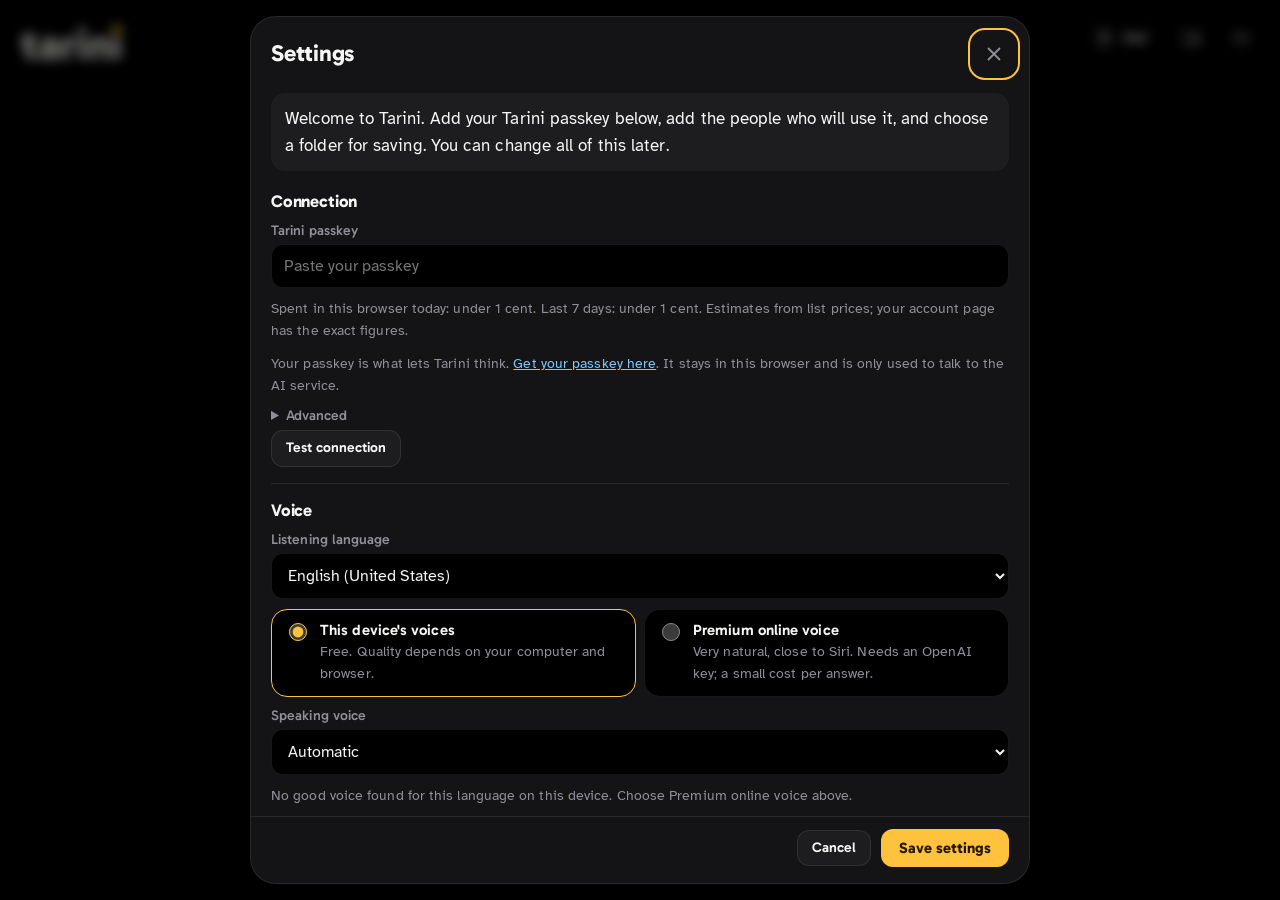
<file: index.html>
<!DOCTYPE html>
<html lang="en" data-theme="dark">
<head>
<meta charset="utf-8">
<meta name="viewport" content="width=device-width, initial-scale=1, viewport-fit=cover">
<meta name="theme-color" content="#000000">
<meta name="description" content="Tarini is a voice helper that looks at your screen or homework and answers out loud.">
<meta name="apple-mobile-web-app-capable" content="yes">
<meta name="mobile-web-app-capable" content="yes">
<title>Tarini</title>
<link rel="icon" type="image/svg+xml" href="[data-uri]">
<link rel="apple-touch-icon" href="[data-uri]">
<link rel="manifest" href="data:application/manifest+json,%7B%22name%22%3A%22Tarini%22%2C%22short_name%22%3A%22Tarini%22%2C%22display%22%3A%22standalone%22%2C%22background_color%22%3A%22%23000000%22%2C%22theme_color%22%3A%22%23000000%22%7D">
<link rel="preconnect" href="https://fonts.googleapis.com">
<link rel="preconnect" href="https://fonts.gstatic.com" crossorigin>
<link id="fontLink" href="https://fonts.googleapis.com/css2?family=Atkinson+Hyperlegible:ital,wght@0,400;0,700;1,400&family=Gabarito:wght@500;600;700;800&display=swap" rel="stylesheet">
<style>
:root{
  --font-d:'Gabarito','Avenir Next','Segoe UI',system-ui,sans-serif;
  --font-b:'Atkinson Hyperlegible',system-ui,-apple-system,'Segoe UI',Roboto,sans-serif;
  --sun:#FFC24B;--sun-ink:#2A1D00;--sky:#6CD2FF;--coral:#FF8F7E;--leaf:#7FE3A8;
}
html[data-theme=dark]{--bg:#000000;--surface:#111113;--surface2:#1C1C1F;--line:#2E2E33;--text:#F5F5F5;--muted:#9C9CA4;--shadow:0 24px 48px -20px rgba(0,0,0,.9);color-scheme:dark}
html[data-theme=light]{--bg:#FFFFFF;--surface:#F6F6F7;--surface2:#EEEEF0;--line:#DCDCE0;--text:#111111;--muted:#5C5C66;--shadow:0 24px 48px -26px rgba(0,0,0,.28);--sky:#1C8FC9;--coral:#D9493A;color-scheme:light}
*{box-sizing:border-box}
html,body{margin:0}
body{font:400 17px/1.55 var(--font-b);background:var(--bg);color:var(--text);min-height:100dvh;display:flex;flex-direction:column;-webkit-font-smoothing:antialiased}
button,input,select,textarea{font:inherit;color:inherit}
button{cursor:pointer}
:focus-visible{outline:3px solid var(--sky);outline-offset:2px}
h1,h2,h3{font-family:var(--font-d);font-weight:600;margin:0;line-height:1.2}
a{color:var(--sky)}
[hidden]{display:none!important}
.icon-btn{width:42px;height:42px;display:grid;place-items:center;border-radius:12px;border:1px solid transparent;background:transparent;color:var(--muted);flex:none}
.icon-btn:hover{background:var(--surface2);color:var(--text)}
.icon-btn[aria-pressed=true]{color:var(--sun)}
svg.i{width:22px;height:22px;fill:none;stroke:currentColor;stroke-width:2;stroke-linecap:round;stroke-linejoin:round}
.sbtn{border:1px solid var(--line);background:var(--surface2);border-radius:12px;padding:9px 14px;font:500 15px/1.2 var(--font-d);display:inline-flex;align-items:center;gap:8px}
.sbtn:hover:not(:disabled){border-color:var(--muted)}
.sbtn[aria-pressed=true]{background:var(--sky);color:#06283A;border-color:transparent}
.sbtn:disabled{opacity:.45;cursor:not-allowed}
.pbtn{border:0;background:var(--sun);color:var(--sun-ink);border-radius:12px;padding:10px 18px;font:600 15px/1.2 var(--font-d)}
.pbtn:disabled{opacity:.6}
.danger{border:1px solid var(--coral);background:transparent;color:var(--coral);border-radius:12px;padding:9px 14px;font:500 15px var(--font-d)}
.tbtn{background:none;border:0;color:var(--muted);font:500 14px var(--font-d);padding:4px 0;text-decoration:underline;text-underline-offset:3px}
.tbtn:hover{color:var(--text)}
.tag{display:inline-block;font:500 13px var(--font-d);color:var(--muted);border:1px solid var(--line);border-radius:999px;padding:2px 9px}

/* header */
.top{position:sticky;top:0;z-index:20;display:flex;align-items:center;gap:8px;padding:calc(10px + env(safe-area-inset-top)) 12px 8px 16px;background:color-mix(in oklab,var(--bg) 90%,transparent);backdrop-filter:blur(12px);-webkit-backdrop-filter:blur(12px)}
.brand{display:flex;align-items:center;gap:9px;margin-right:auto;min-width:0}
.brand h1{font-size:24px;letter-spacing:.2px}
:root{--mark-small:url([data-uri]);--mark:url([data-uri]);--wm-dark:url([data-uri]);--wm-light:url([data-uri])}
.mini-orb{width:24px;height:24px;background:var(--mark-small) center/contain no-repeat;position:relative;display:inline-block;flex:none}
.mini-orb::before,.mini-orb::after{display:none;content:"";position:absolute;top:30%;width:3.5px;height:6px;border-radius:3px;background:var(--sun-ink)}
.mini-orb::before{left:30%}.mini-orb::after{right:30%}
.who-pill{display:inline-flex;align-items:center;gap:8px;border:1px solid var(--line);background:var(--surface);border-radius:999px;padding:6px 12px 6px 8px;font:500 15px var(--font-d);max-width:44vw}
.who-pill .dot{width:22px;height:22px;border-radius:50%;display:grid;place-items:center;background:var(--surface2);font:600 12px var(--font-d);flex:none}
.who-pill .nm{white-space:nowrap;overflow:hidden;text-overflow:ellipsis}
.who-pill.kid{border-color:var(--sun)}
.who-pill.kid .dot{background:var(--sun);color:var(--sun-ink)}
.tools{display:flex;gap:2px}
@media (max-width:520px){.tools .opt{display:none}}

.banner{margin:0 16px 10px;padding:10px 14px;border-radius:14px;background:var(--surface2);border:1px solid var(--line);display:flex;gap:12px;align-items:center;flex-wrap:wrap;font-size:15px}
.banner p{margin:0;flex:1;min-width:180px}

/* modes */
.modes{display:flex;gap:8px;overflow-x:auto;padding:2px 16px 12px;scrollbar-width:none;max-width:1280px;width:100%;margin:0 auto}
.modes::-webkit-scrollbar{display:none}
.mode{flex:none;border:1px solid var(--line);background:var(--surface);border-radius:999px;padding:9px 15px;font:500 15px/1.2 var(--font-d);display:inline-flex;gap:7px;align-items:center}
.mode:hover{border-color:var(--muted)}
.mode[aria-pressed=true]{background:var(--sun);color:var(--sun-ink);border-color:transparent}

/* layout */
.layout{flex:1;display:grid;gap:14px;padding:0 16px 8px;grid-template-columns:minmax(0,1fr);max-width:1280px;width:100%;margin:0 auto}
@media (min-width:980px){.layout{grid-template-columns:minmax(0,1.3fr) minmax(360px,1fr);align-items:start}}
.card{background:var(--surface);border:1px solid var(--line);border-radius:22px;display:flex;flex-direction:column;min-width:0}
.eyes-bar{display:flex;gap:8px;flex-wrap:wrap;align-items:center;padding:12px}
.file-btn{position:relative;overflow:hidden}
.file-btn input{position:absolute;inset:0;opacity:0;cursor:pointer}
.check{display:inline-flex;align-items:center;gap:7px;font:500 14px var(--font-d);color:var(--muted);margin-left:auto;cursor:pointer}
.check input{width:18px;height:18px;accent-color:var(--sun)}
.stage{position:relative;min-height:260px;display:grid;place-items:center;padding:12px;background:var(--surface2);margin:0 12px;border-radius:16px;overflow:hidden}
.stage-empty{text-align:center;max-width:36ch;color:var(--muted);font-size:16px}
.stage-empty strong{display:block;font:600 28px/1.15 var(--font-d);color:var(--text);margin-bottom:8px}
#live{display:block;max-width:100%;max-height:min(58vh,560px);border-radius:10px;background:#000}
.offstage{position:absolute!important;width:2px!important;height:2px!important;opacity:0!important;pointer-events:none;left:0;top:0}
.snap{position:relative;display:inline-block;line-height:0;max-width:100%}
.snap img{display:block;max-width:100%;max-height:min(58vh,560px);border-radius:10px}
.snap.small img{max-height:280px}
.markers{position:absolute;inset:0;pointer-events:none}
.mark{position:absolute;width:0;height:0;animation:pop .5s cubic-bezier(.2,1.5,.4,1) both;animation-delay:var(--d,0ms)}
.mark .ring{position:absolute;left:-24px;top:-24px;width:48px;height:48px;border-radius:50%;border:3px solid var(--sky);box-shadow:0 0 0 5px rgba(108,210,255,.22);animation:ping 1.8s ease-out infinite;animation-delay:var(--d,0ms)}
.mark .num{position:absolute;left:-14px;top:-14px;width:28px;height:28px;border-radius:50%;background:var(--sun);color:var(--sun-ink);font:700 15px/28px var(--font-d);text-align:center;box-shadow:0 4px 12px rgba(0,0,0,.35)}
.mark .lab{position:absolute;left:22px;top:-15px;white-space:nowrap;background:rgba(0,0,0,.86);color:#fff;padding:5px 10px;border-radius:9px;font:500 13px/1.3 var(--font-d)}
.mark .lab.left{left:auto;right:22px}
.mark.still,.mark.still .ring{animation:none}
@keyframes pop{from{transform:scale(0)}to{transform:scale(1)}}
@keyframes ping{0%{transform:scale(.85);opacity:1}100%{transform:scale(1.35);opacity:.35}}
.stage-foot{display:flex;gap:8px;flex-wrap:wrap;align-items:center;padding:10px 12px 12px}
.status{font:500 14px var(--font-d);color:var(--muted);margin-right:auto;display:inline-flex;align-items:center;gap:7px}
.status .led{width:9px;height:9px;border-radius:50%;background:var(--line)}
.status.on .led{background:var(--leaf);box-shadow:0 0 0 4px rgba(127,227,168,.2)}

/* conversation */
.talk{min-height:320px}
@media (min-width:980px){.talk{position:sticky;top:120px;max-height:calc(100dvh - 300px)}}
.feed{padding:16px;overflow-y:auto;flex:1;min-height:0}
.empty{padding:14px 2px}
.empty-title{font:600 30px/1.1 var(--font-d);margin:0 0 8px}
.empty p{margin:0 0 12px;color:var(--muted);max-width:44ch}
.empty p.empty-title{color:var(--text)}
.empty.small .empty-title{font-size:22px}
.chips{display:flex;flex-wrap:wrap;gap:8px}
.chip{border:1px dashed var(--line);background:none;border-radius:999px;padding:8px 13px;font:500 15px/1.2 var(--font-d);text-align:left}
.chip:hover{border-style:solid;border-color:var(--sun)}
.msg{max-width:94%;margin:0 0 14px;overflow-wrap:anywhere}
.msg.me{margin-left:auto;width:fit-content;background:var(--surface2);border:1px solid var(--line);border-radius:18px 18px 6px 18px;padding:10px 14px}
.msg.me img{display:block;max-width:150px;max-height:110px;border-radius:10px;margin-top:8px}
.msg.bot{border-left:3px solid var(--sun);padding:2px 0 2px 14px}
.msg.err{border-left:3px solid var(--coral);padding:4px 0 4px 14px;color:var(--coral)}
.msg .who{display:flex;gap:8px;align-items:center;font:600 14px var(--font-d);color:var(--muted);margin-bottom:4px}
.msg .who .mini-orb{width:18px;height:18px}
.say{margin:0 0 8px;font-size:18px}
.steps{margin:0 0 10px;padding-left:22px}
.steps li{margin:3px 0}
.steps li::marker{font-family:var(--font-d);font-weight:600;color:var(--sun)}
.draft-wrap{margin:0 0 10px}
.draft{white-space:pre-wrap;background:var(--surface2);border:1px solid var(--line);padding:12px;border-radius:12px;font:15px/1.5 var(--font-b);margin:0 0 8px}
.refs{display:flex;flex-wrap:wrap;gap:6px;align-items:center;margin:0 0 8px}
.refs .lbl{font:500 13px var(--font-d);color:var(--muted);margin-right:2px}
.ref{font:500 14px var(--font-d);border:1px solid var(--line);border-radius:999px;padding:4px 11px;text-decoration:none;color:var(--text)}
.ref:hover{border-color:var(--sky)}
.msg-actions{display:flex;gap:12px;align-items:center;flex-wrap:wrap}
.thinking{display:flex;gap:6px;padding:10px 0 10px 14px}
.thinking span{width:9px;height:9px;border-radius:50%;background:var(--sun);animation:bob 1s ease-in-out infinite}
.thinking span:nth-child(2){animation-delay:.15s}.thinking span:nth-child(3){animation-delay:.3s}
@keyframes bob{0%,100%{transform:translateY(0);opacity:.5}50%{transform:translateY(-6px);opacity:1}}
.divider{text-align:center;font:500 13px var(--font-d);color:var(--muted);margin:6px 0 14px;display:flex;gap:10px;align-items:center}
.divider::before,.divider::after{content:"";flex:1;height:1px;background:var(--line)}
.followups{display:flex;flex-wrap:wrap;gap:8px;padding:0 16px 14px}

/* dock */
.dock{position:sticky;bottom:0;z-index:15;background:var(--bg);border-top:1px solid var(--line);box-shadow:0 -14px 28px -18px rgba(0,0,0,.5);padding:14px 16px calc(12px + env(safe-area-inset-bottom))}
.dock-inner{max-width:820px;margin:0 auto;display:grid;grid-template-columns:1fr auto 1fr;grid-template-areas:"hint hint hint" "ask ask ask" "left orb right" "cap cap cap";gap:10px 12px;align-items:center}
@media (min-width:980px){.dock-inner{grid-template-columns:auto 1fr auto auto;grid-template-areas:"hint hint hint hint" "left ask orb right" ". cap cap ."}}
.hint-tools{grid-area:hint;display:flex;gap:8px;align-items:center;flex-wrap:wrap;justify-content:center}
.hint-level{font:500 14px var(--font-d);color:var(--muted)}
.ask-row{grid-area:ask;display:flex;gap:8px}
.ask-row input{flex:1;min-width:0;padding:13px 15px;border-radius:16px;border:1px solid var(--line);background:var(--surface);font:16px var(--font-b);color:var(--text)}
.ask-row input::placeholder{color:var(--muted)}
.dock-left{grid-area:left;justify-self:start;display:flex;gap:6px}
.dock-right{grid-area:right;justify-self:end;display:flex;gap:6px}
.cap{grid-area:cap;text-align:center;font:500 14px var(--font-d);color:var(--muted);min-height:20px;margin:0}

/* orb: the buddy is the talk button */
.orb{grid-area:orb;justify-self:center;position:relative;width:88px;height:88px;border-radius:50%;border:0;padding:0;background:radial-gradient(circle at 34% 28%,#FFE6A6 0,var(--sun) 52%,#E39A12 100%);box-shadow:0 14px 34px -10px rgba(255,194,75,.65),inset 0 -8px 14px rgba(120,70,0,.18);touch-action:none;user-select:none;-webkit-user-select:none;-webkit-touch-callout:none;transition:transform .18s ease}
.orb:active{transform:scale(.95)}
.orb .eye{position:absolute;top:33%;width:11px;height:15px;border-radius:7px;background:#2A1D00;transition:height .2s,transform .3s}
.orb .eye.l{left:31%}.orb .eye.r{right:31%}
.orb .mouth{position:absolute;left:50%;top:62%;width:24px;height:7px;margin-left:-12px;border-radius:0 0 14px 14px;background:#2A1D00;transition:height .15s,width .2s,margin .2s}
.orb::before,.orb::after{content:"";position:absolute;inset:0;border-radius:50%;border:3px solid var(--sky);opacity:0;pointer-events:none}
.orb[data-state=idle] .eye{animation:blink 6s infinite}
.orb[data-state=listening]{transform:scale(1.07)}
.orb[data-state=listening]::before{animation:ripple 1.4s ease-out infinite}
.orb[data-state=listening]::after{animation:ripple 1.4s ease-out .7s infinite}
.orb[data-state=listening] .eye{height:18px}
.orb[data-state=listening] .mouth{height:11px}
.orb[data-state=thinking] .eye{animation:look 1.4s ease-in-out infinite}
.orb[data-state=thinking] .mouth{width:12px;margin-left:-6px;height:4px;border-radius:4px}
.orb[data-state=speaking] .mouth{animation:talk .28s ease-in-out infinite alternate}
@media (max-width:600px){.dock{padding-top:8px}.dock-inner{gap:8px 10px}.hint-tools{flex-wrap:nowrap}.hint-tools .sbtn{padding:7px 11px;font-size:14px}.hint-level{font-size:13px;white-space:nowrap}}
@keyframes blink{0%,94%,100%{transform:scaleY(1)}96%{transform:scaleY(.1)}}
@keyframes look{0%,100%{transform:translate(-3px,-2px)}50%{transform:translate(3px,-2px)}}
@keyframes talk{from{height:4px}to{height:13px}}
@keyframes ripple{0%{opacity:.85;transform:scale(1)}100%{opacity:0;transform:scale(1.75)}}

/* simplified shell */
.top .icon-btn.opt{margin-left:2px}
.menu-wrap,.plus-wrap{position:relative}
.pop{position:absolute;z-index:40;background:var(--surface);border:1px solid var(--line);border-radius:16px;padding:6px;box-shadow:var(--shadow);min-width:220px}
.pop button,.pop label{display:flex;align-items:center;gap:11px;width:100%;border:0;background:none;border-radius:11px;padding:10px 12px;font:500 15px var(--font-d);text-align:left;color:var(--text);cursor:pointer}
.pop button:hover,.pop label:hover,.pop button:focus-visible{background:var(--surface2)}
.pop svg.i{color:var(--muted);flex:none}
.menu{right:0;top:calc(100% + 6px)}
.plus-menu{left:0;bottom:calc(100% + 10px);min-width:280px}
.plus-menu span{display:flex;flex-direction:column;line-height:1.25}
.plus-menu span b{font-weight:600}
.plus-menu span{font:400 13px var(--font-b);color:var(--muted)}
.plus-menu span b{font:600 15px var(--font-d);color:var(--text)}
.file-item input{position:absolute;width:1px;height:1px;opacity:0;pointer-events:none}
.layout{grid-template-columns:minmax(0,1fr)!important;max-width:860px!important}
.stage-card{padding-top:12px}
.stage{min-height:0!important}
.snap img,#live{max-height:min(46vh,440px)!important}
.talk{min-height:0;position:static!important;max-height:none!important;display:flex;flex-direction:column}
.feed{padding:8px 2px 4px!important}
.followups{padding:0 2px 12px!important}
.composer{grid-area:ask;display:flex;align-items:center;gap:8px;background:var(--surface);border:1px solid var(--line);border-radius:999px;padding:6px 6px 6px 8px}
.composer:focus-within{border-color:var(--muted)}
.composer input{flex:1;min-width:0;border:0;background:transparent;font:17px var(--font-b);color:var(--text);padding:10px 4px;outline:none}
.composer input::placeholder{color:var(--muted)}
.plus{width:42px;height:42px;border-radius:50%;border:1px solid var(--line);background:var(--surface2);display:grid;place-items:center;color:var(--text)}
.plus[aria-expanded=true]{background:var(--sun);color:var(--sun-ink);border-color:transparent}
.send{width:42px;height:42px;border-radius:50%;border:0;background:var(--surface2);display:grid;place-items:center;color:var(--muted)}
.send.ready{background:var(--sun);color:var(--sun-ink)}
.composer .orb{flex:none}
.dock-inner{grid-template-columns:1fr!important;grid-template-areas:"hint" "att" "ask" "foot"!important;max-width:860px!important}
.dock-foot{grid-area:foot;display:flex;align-items:center;gap:10px;padding:0 6px}
.dock-foot .cap{flex:1;margin:0}
.icon-btn.small{width:34px;height:34px}
.att-row{grid-area:att;display:flex;flex-wrap:wrap;gap:6px}
.att{display:inline-flex;align-items:center;gap:7px;border:1px solid var(--line);background:var(--surface);border-radius:999px;padding:5px 6px 5px 12px;font:500 13.5px var(--font-d);max-width:100%}
.att span{white-space:nowrap;overflow:hidden;text-overflow:ellipsis;max-width:220px}
.att button{width:24px;height:24px;border-radius:50%;border:0;background:var(--surface2);color:var(--muted);font:600 14px/1 var(--font-d)}
.sources{display:flex;flex-wrap:wrap;gap:6px;align-items:center;margin:0 0 8px}
.sources .lbl{font:500 13px var(--font-d);color:var(--muted)}
.src{font:500 13.5px var(--font-d);border:1px solid var(--line);border-radius:999px;padding:4px 11px;text-decoration:none;color:var(--text);max-width:260px;white-space:nowrap;overflow:hidden;text-overflow:ellipsis}
.src:hover{border-color:var(--sky)}
.msg.me .att-note{display:block;font:500 13px var(--font-d);color:var(--muted);margin-top:6px}
@media (max-width:600px){.plus,.send{width:38px;height:38px}}

/* dialogs */
.dlg{border:1px solid var(--line);background:var(--surface);color:var(--text);border-radius:22px;padding:0;width:min(560px,calc(100vw - 24px));max-height:calc(100dvh - 32px);box-shadow:var(--shadow)}
.dlg.wide{width:min(780px,calc(100vw - 24px))}
.dlg[open]{display:flex;flex-direction:column}
.dlg::backdrop{background:rgba(0,0,0,.62);backdrop-filter:blur(3px)}
.dlg-head{display:flex;align-items:center;gap:10px;padding:16px 14px 8px 20px}
.dlg-head h2{font-size:22px;margin-right:auto}
.dlg-body{padding:4px 20px 14px;overflow:auto}
.dlg-foot{display:flex;gap:10px;justify-content:flex-end;align-items:center;flex-wrap:wrap;padding:12px 20px 16px;border-top:1px solid var(--line)}
.intro{background:var(--surface2);border-radius:14px;padding:12px 14px;margin:6px 0 4px}
.set{padding:16px 0;border-top:1px solid var(--line)}
.set:first-of-type{border-top:0}
.set h3{font-size:18px;margin-bottom:6px}
.fld{display:block;font:500 14px var(--font-d);color:var(--muted);margin:10px 0}
.fld input,.fld select,.person input,.person select,.pin-in{display:block;width:100%;margin-top:5px;padding:11px 12px;border-radius:11px;border:1px solid var(--line);background:var(--surface2);font:16px var(--font-b);color:var(--text)}
.help{font-size:14px;color:var(--muted);margin:4px 0 10px}
.row{display:flex;gap:8px;flex-wrap:wrap;align-items:center}
.grid2{display:grid;gap:0 12px}
@media (min-width:560px){.grid2{grid-template-columns:1fr 1fr}}
details summary{cursor:pointer;font:500 14px var(--font-d);color:var(--muted);margin:6px 0}
.person{display:grid;grid-template-columns:1fr 160px auto;gap:8px;align-items:center;margin:6px 0}
.person input,.person select{margin-top:0}
.ok{color:var(--leaf);font:500 14px var(--font-d)}
.bad{color:var(--coral);font:500 14px var(--font-d)}
.pin-in{font:600 24px var(--font-d);letter-spacing:8px;text-align:center}
.pin-err{color:var(--coral);min-height:22px;font:500 14px var(--font-d);margin:6px 0 0}
.choice{display:flex;align-items:center;gap:12px;width:100%;text-align:left;border:1px solid var(--line);background:var(--surface2);border-radius:14px;padding:12px 14px;margin:0 0 8px;font:500 17px var(--font-d)}
.choice[aria-current=true]{border-color:var(--sun)}
.choice small{display:block;font:400 14px var(--font-b);color:var(--muted)}

/* history */
.day{font-size:16px;color:var(--muted);margin:16px 0 8px}
.day:first-child{margin-top:4px}
.sess{display:flex;gap:14px;width:100%;text-align:left;border:1px solid var(--line);background:var(--surface2);border-radius:14px;padding:11px 14px;margin:0 0 8px;align-items:baseline}
.sess:hover{border-color:var(--muted)}
.sess-time{font:600 15px var(--font-d);color:var(--sun);flex:none}
.sess-main{display:flex;flex-direction:column;min-width:0}
.sess-main strong{font:600 16px var(--font-d)}
.sess-meta{font-size:14px;color:var(--muted)}
.detail-title{font-size:22px;margin:8px 0 2px}
.hist-img{margin:6px 0 12px}

/* report */
.rep-range{font:600 16px var(--font-d);margin:0 auto 0 4px}
.rep-card{border:1px solid var(--line);border-radius:18px;padding:16px;margin:0 0 12px;background:var(--surface2)}
.rep-head{display:flex;gap:10px;align-items:center;margin-bottom:10px}
.rep-head h3{font-size:20px}
.stats{display:grid;grid-template-columns:repeat(2,1fr);gap:8px;margin-bottom:14px}
@media (min-width:560px){.stats{grid-template-columns:repeat(4,1fr)}}
.stat{background:var(--surface);border-radius:12px;padding:10px 12px}
.stat span{display:block;font-size:13px;color:var(--muted)}
.stat strong{font:600 19px var(--font-d)}
.days{display:grid;grid-template-columns:repeat(7,1fr);gap:6px;height:84px;margin-bottom:14px}
.day-col{display:flex;flex-direction:column;justify-content:flex-end;align-items:center;gap:4px;font:500 12px var(--font-d);color:var(--muted)}
.day-bar{width:60%;min-height:3px;border-radius:5px 5px 2px 2px;background:var(--sky)}
.bars{display:flex;flex-direction:column;gap:7px;margin-bottom:10px}
.bar-row{display:grid;grid-template-columns:130px 1fr 80px;gap:10px;align-items:center;font-size:14px}
.bar-track{height:9px;border-radius:5px;background:var(--surface)}
.bar-fill{display:block;height:100%;border-radius:5px;background:var(--sun)}
.bar-val{text-align:right;color:var(--muted)}
.topics{font-size:15px;margin:6px 0 0}
.swatches{display:flex;flex-wrap:wrap;gap:10px}
.engine{display:grid;gap:8px;margin:6px 0 4px}
@media (min-width:560px){.engine{grid-template-columns:1fr 1fr}}
.eng{display:flex;gap:10px;align-items:flex-start;border:1px solid var(--line);background:var(--surface2);border-radius:14px;padding:11px 12px;cursor:pointer;font-size:14px;color:var(--muted)}
.eng b{display:block;font:600 15px var(--font-d);color:var(--text);margin-bottom:2px}
.eng input{width:18px;height:18px;margin-top:2px;accent-color:var(--sun);flex:none}
.eng:has(input:checked){border-color:var(--sun)}
.swatch{display:flex;flex-direction:column;align-items:center;gap:6px;border:2px solid var(--line);background:var(--surface2);border-radius:14px;padding:8px 10px 7px;font:500 13px var(--font-d);min-width:84px}
.swatch[aria-checked=true]{border-color:var(--sun)}
.swatch i{display:block;width:52px;height:30px;border-radius:8px;border:1px solid rgba(255,255,255,.12)}
.mode-desc{color:var(--text)!important}
.mode-desc strong{font-family:var(--font-d);font-weight:600}
.how{margin:4px 0 12px;padding-left:24px}
.how li{margin:0 0 10px}
.how li::marker{font-family:var(--font-d);font-weight:700;color:var(--sun)}

/* toast */
.toast{position:fixed;left:50%;bottom:calc(150px + env(safe-area-inset-bottom));transform:translate(-50%,20px);opacity:0;background:var(--text);color:var(--bg);padding:11px 16px;border-radius:14px;font:500 15px var(--font-d);max-width:min(92vw,520px);text-align:center;transition:opacity .2s,transform .2s;z-index:100;pointer-events:none}
.toast.show{opacity:1;transform:translate(-50%,0)}

/* floating window (Document Picture-in-Picture) */
.pip{display:flex;flex-direction:column;gap:10px;padding:12px;height:100vh;box-sizing:border-box}
.pip-top{display:flex;align-items:center;gap:8px;font:600 15px var(--font-d)}
.pip-top .pm{color:var(--muted);font-weight:500;margin-left:auto;white-space:nowrap;overflow:hidden;text-overflow:ellipsis}
.pip-img{width:100%;max-height:170px;object-fit:contain;border-radius:10px;background:#000;display:block}
.pip-say{margin:0;font-size:16px}
.pip-scroll{flex:1;overflow:auto;min-height:0}
.pip-dock{display:flex;justify-content:space-between;align-items:center;gap:8px}
.pip .orb{width:72px;height:72px}
.pip .cap{font-size:13px}


/* ===================== Tarini v3 design layer ===================== */
html[data-theme=dark]{--bg:#000000;--surface:#141416;--surface2:#1D1D20;--line:rgba(255,255,255,.09);--line2:rgba(255,255,255,.16);--text:#F5F5F3;--muted:#8F8F97;--sun:#FFC23D;--sun-ink:#231800;--sky:#7CC7FF;--glow:rgba(255,194,61,.22);--shadow:0 30px 70px -30px rgba(0,0,0,.9)}
html[data-theme=light]{--bg:#FFFFFF;--surface:#F4F4F3;--surface2:#EAEAE8;--line:rgba(0,0,0,.09);--line2:rgba(0,0,0,.18);--text:#0A0A0B;--muted:#67676F;--sun:#FFB81F;--sun-ink:#231800;--sky:#1C8FC9;--glow:rgba(255,184,31,.28);--shadow:0 30px 70px -34px rgba(0,0,0,.35)}
body{font:400 17px/1.6 var(--font-b);letter-spacing:.005em}
h1,h2,h3{font-family:var(--font-d);font-weight:700;letter-spacing:-.01em}
:focus-visible{outline:2px solid var(--sun);outline-offset:3px}

/* header */
.top{background:transparent;backdrop-filter:none;-webkit-backdrop-filter:none;padding:calc(14px + env(safe-area-inset-top)) 18px 6px 20px}
.brand h1{font-size:21px;font-weight:700;letter-spacing:-.02em}
.mini-orb{width:22px;height:22px}
.who-pill{background:transparent;border:1px solid var(--line);padding:5px 12px 5px 6px;font:600 14px var(--font-d)}
.who-pill:hover{border-color:var(--line2)}
.who-pill .dot{background:var(--surface2);font:700 11px var(--font-d)}
.who-pill.kid{border-color:var(--sun)}
.icon-btn{border-radius:12px;color:var(--muted)}
.icon-btn:hover{background:var(--surface);color:var(--text)}
.pop{background:var(--surface);border:1px solid var(--line);border-radius:18px;box-shadow:var(--shadow);padding:6px}
.pop button,.pop label{font:500 15px var(--font-d);border-radius:12px}
.pop button:hover,.pop label:hover{background:var(--surface2)}

/* the buddy: proportional so it works at any size */
.orb{--s:88px;width:var(--s)!important;height:var(--s)!important;background:radial-gradient(circle at 33% 26%,#FFF0C4 0,#FFD15C 30%,var(--sun) 58%,#E08F00 100%);box-shadow:0 calc(var(--s)*.16) calc(var(--s)*.42) calc(var(--s)*-.16) rgba(255,170,0,.55),inset 0 calc(var(--s)*-.08) calc(var(--s)*.14) rgba(140,80,0,.22),inset 0 calc(var(--s)*.05) calc(var(--s)*.08) rgba(255,255,255,.35)}
.orb .eye{top:34%;width:12.5%;height:17%;border-radius:999px;background:#1F1500}
.orb .eye.l{left:30%}.orb .eye.r{right:30%}
.orb .mouth{top:61%;left:50%;width:26%;height:8%;margin-left:-13%;border-radius:0 0 999px 999px;background:#1F1500}
.orb[data-state=listening] .eye{height:20%}
.orb[data-state=listening] .mouth{height:12%}
.orb[data-state=thinking] .mouth{width:12%;margin-left:-6%;height:5%;border-radius:999px}
.orb::before,.orb::after{border:2px solid var(--sky)}
@keyframes talk{from{height:4%}to{height:14%}}
.composer .orb{--s:48px}

/* hero (empty state) */
.layout{max-width:760px!important;padding:0 20px 8px}
.empty.hero{display:flex;flex-direction:column;align-items:center;text-align:center;padding:min(9vh,80px) 0 18px}
.hero-orb-wrap{position:relative;display:grid;place-items:center;margin-bottom:26px}
.hero-orb-wrap::before{content:"";position:absolute;width:260px;height:260px;border-radius:50%;background:radial-gradient(circle,var(--glow) 0,transparent 62%);pointer-events:none}
.hero .orb{--s:128px;position:relative}
.hero h2.greet{font:700 clamp(30px,5vw,42px)/1.08 var(--font-d);letter-spacing:-.025em;margin:0 0 10px;color:var(--text)}
.hero p.sub{font-size:17px;color:var(--muted);max-width:40ch;margin:0 auto 26px}
.starters{display:flex;flex-wrap:wrap;justify-content:center;gap:10px;max-width:620px}
.starter{display:flex;align-items:center;gap:10px;border:1px solid var(--line);background:var(--surface);border-radius:16px;padding:12px 16px 12px 13px;font:600 15px/1.2 var(--font-d);color:var(--text);text-align:left;cursor:pointer;transition:border-color .15s,transform .15s}
.starter:hover{border-color:var(--line2);transform:translateY(-1px)}
.starter .ic{width:30px;height:30px;border-radius:10px;background:var(--surface2);display:grid;place-items:center;color:var(--sun);flex:none}
.starter .ic svg{width:17px;height:17px;fill:none;stroke:currentColor;stroke-width:2;stroke-linecap:round;stroke-linejoin:round}
body.is-empty .composer .orb{display:none}
body.is-empty .dock-foot .cap{visibility:hidden}

/* conversation */
.feed{padding:18px 0 6px!important}
.msg{max-width:100%;margin:0 0 26px}
.msg.me{max-width:80%;background:var(--surface);border:0;border-radius:22px 22px 6px 22px;padding:11px 16px;font-size:16.5px;color:var(--text)}
.msg.me img{max-width:180px;max-height:130px;border-radius:12px;margin-top:10px}
.msg.bot{border:0;padding:0}
.msg .who{gap:9px;font:700 14px var(--font-d);color:var(--text);margin-bottom:8px}
.msg .who .mini-orb{width:20px;height:20px}
.say{font-size:19px;line-height:1.62;margin:0 0 14px;color:var(--text)}
.steps{list-style:none;counter-reset:st;padding:0;margin:0 0 16px;position:relative}
.steps li{counter-increment:st;position:relative;padding:2px 0 14px 42px;margin:0}
.steps li::before{content:counter(st);position:absolute;left:0;top:0;width:28px;height:28px;border-radius:50%;background:var(--sun);color:var(--sun-ink);font:700 14px/28px var(--font-d);text-align:center}
.steps li::after{content:"";position:absolute;left:13.5px;top:30px;bottom:2px;width:1px;background:var(--line2)}
.steps li:last-child::after{display:none}
.steps li::marker{content:none}
.sources{gap:8px;margin:0 0 12px}
.sources .lbl{display:none}
.src{display:inline-flex;align-items:center;gap:7px;background:var(--surface);border:1px solid var(--line);font:600 13.5px var(--font-d);padding:5px 12px 5px 6px}
.src img{width:18px;height:18px;border-radius:5px;background:#fff}
.refs .lbl{font:600 13px var(--font-d)}
.ref{background:var(--surface);border-color:var(--line)}
.draft{background:var(--surface);border:1px solid var(--line);border-radius:16px;padding:14px}
.msg-actions{gap:14px}
.tbtn{font:600 13.5px var(--font-d);text-decoration:none;color:var(--muted)}
.tbtn:hover{color:var(--text)}
.tag{border-color:var(--line);font:600 12.5px var(--font-d)}
.thinking{padding:4px 0 24px;gap:7px;align-items:center}
.thinking span{width:8px;height:8px}
.thinking::after{content:"Thinking";font:600 14px var(--font-d);color:var(--muted);margin-left:6px}
.followups{gap:8px;padding:0 0 18px!important}
.chip{border:1px solid var(--line);background:transparent;border-radius:999px;padding:9px 15px;font:600 14.5px/1.2 var(--font-d);color:var(--text)}
.chip:hover{border-color:var(--line2);background:var(--surface)}
.divider{font:600 13px var(--font-d)}
.msg.err{border:1px solid rgba(255,138,120,.35);background:rgba(255,138,120,.08);border-radius:16px;padding:12px 14px}

/* what Tarini sees */
.stage-card{background:var(--surface);border:1px solid var(--line);border-radius:24px;padding:10px 10px 4px;margin-top:6px}
.stage{background:var(--bg);border-radius:16px;margin:0}
.snap img,#live{border-radius:12px}
.stage-foot{padding:10px 4px 8px}
.status{font:600 13.5px var(--font-d)}
.status.on .led{background:#FF4D4D;box-shadow:0 0 0 4px rgba(255,77,77,.18)}
.sbtn{border:1px solid var(--line);background:var(--surface2);border-radius:12px;font:600 14px/1.2 var(--font-d)}
.sbtn:hover:not(:disabled){border-color:var(--line2)}
.pbtn{border-radius:12px;font:700 15px/1.2 var(--font-d)}
.mark .num{font-family:var(--font-d)}
.mark .lab{font-family:var(--font-d);border-radius:10px}

/* dock */
.dock{background:var(--bg);border-top:0;box-shadow:none;padding:6px 20px calc(14px + env(safe-area-inset-bottom))}
.dock::before{content:"";position:absolute;left:0;right:0;top:-32px;height:32px;background:linear-gradient(to top,var(--bg),transparent);pointer-events:none}
.dock-inner{max-width:760px!important;gap:8px!important}
.composer{min-height:64px;background:var(--surface);border:1px solid var(--line);border-radius:999px;padding:7px 7px 7px 9px;gap:6px;box-shadow:0 18px 40px -26px rgba(0,0,0,.7)}
.composer:focus-within{border-color:var(--line2)}
.composer input{font:17px var(--font-b);padding:10px 6px}
.plus{width:42px;height:42px;border:0;background:transparent;color:var(--muted)}
.plus:hover{background:var(--surface2);color:var(--text)}
.plus[aria-expanded=true]{background:var(--surface2);color:var(--text)}
.send{width:42px;height:42px;background:transparent;color:var(--muted);opacity:.5}
.send.ready{background:var(--text);color:var(--bg);opacity:1}
.dock-foot{padding:2px 14px 0}
.dock-foot .cap{font:600 13px var(--font-d)}
.hint-tools{background:var(--surface);border:1px solid var(--line);border-radius:999px;padding:5px;justify-self:center;gap:4px!important}
.hint-tools .sbtn{background:transparent;border:0;border-radius:999px}
.hint-tools .sbtn:hover:not(:disabled){background:var(--surface2)}
.hint-level{padding:0 8px 0 10px;font:600 13px var(--font-d)}
.att{background:var(--surface);border-color:var(--line);font:600 13.5px var(--font-d)}
.plus-menu{min-width:300px;padding:8px}
.plus-menu button,.plus-menu label{padding:11px 12px;align-items:flex-start}
.plus-menu svg.i{margin-top:2px;color:var(--sun)}

/* dialogs */
.dlg{background:var(--surface);border:1px solid var(--line);border-radius:26px}
.dlg::backdrop{background:rgba(0,0,0,.55);backdrop-filter:blur(6px);-webkit-backdrop-filter:blur(6px)}
.dlg-head h2{font-size:23px}
.set h3{font-size:17px}
.fld input,.fld select,.person input,.person select{background:var(--bg);border:1px solid var(--line);border-radius:12px}
.eng{background:var(--bg);border-color:var(--line);border-radius:16px}
.choice{background:var(--bg);border-color:var(--line);border-radius:16px;font-family:var(--font-d)}
.sess{background:var(--bg);border-color:var(--line)}
.rep-card{background:var(--bg);border-color:var(--line);border-radius:20px}
.stat{background:var(--surface)}
.toast{border-radius:999px;font:600 14.5px var(--font-d);padding:11px 18px}
/* logo */
.wordmark{display:block;width:104px;height:47px;background:var(--wm-dark) left center/contain no-repeat}
html[data-theme=light] .wordmark{background-image:var(--wm-light)}
.brand h1{line-height:0}
/* v3 refinements */
.top{position:sticky;top:0;background:var(--bg)}
.top::after{content:"";position:absolute;left:0;right:0;bottom:-22px;height:22px;background:linear-gradient(to bottom,var(--bg),transparent);pointer-events:none}
@media (min-width:700px){.starters{flex-wrap:nowrap;max-width:none}.starter{white-space:nowrap}}
.answer-fig{display:block;margin:2px 0 16px;border-radius:16px;overflow:hidden;border:1px solid var(--line);max-width:100%;width:fit-content}
.answer-fig img{display:block;max-width:100%;max-height:420px;border-radius:0}
.stage-card.compact{position:sticky;top:58px;z-index:12;display:flex;flex-direction:row;align-items:center;gap:12px;padding:8px 8px 8px 8px;border-radius:18px;margin:4px 0 0}
.stage-card.compact .stage{width:92px;height:58px;padding:0;flex:none;border-radius:11px;display:block}
.stage-card.compact .stage img,.stage-card.compact #live{max-height:58px!important;width:92px;height:58px;object-fit:cover;border-radius:11px}
.stage-card.compact .snap{display:block}
.stage-card.compact .markers{display:none}
.stage-card.compact .stage-foot{flex:1;padding:0;gap:6px;flex-wrap:nowrap}
.stage-card.compact .status{margin-right:auto}
.stage-card.compact #switchCamBtn,.stage-card.compact #liveBtn{display:none}
@media (max-width:600px){
  .empty.hero{padding-top:5vh}
  .hero .orb{--s:108px}
  .hero-orb-wrap::before{width:210px;height:210px}
  .starter{width:100%}
  .msg.me{max-width:88%}
  .say{font-size:18px}
  .composer{min-height:58px}
  .composer .orb{--s:44px}
  .layout,.dock{padding-left:14px;padding-right:14px}
}

@media (prefers-reduced-motion:reduce){
  *,*::before,*::after{animation-duration:.01ms!important;animation-iteration-count:1!important;transition-duration:.01ms!important;scroll-behavior:auto!important}
  .orb[data-state=listening]::before{opacity:.85;transform:scale(1.15)}
}

/* ---- whiteboard ---- */
@font-face{font-family:'Patrick Hand';font-weight:400;font-style:normal;font-display:swap;src:url([data-uri]) format('woff2')}
:root{--hand:'Patrick Hand','Comic Sans MS','Segoe Print',cursive}
.boardbtn.on{color:var(--sun);background:color-mix(in oklab,var(--sun) 16%,transparent);border-radius:50%}
.board-card{display:flex;align-items:center;gap:12px;margin:10px 0 4px;padding:12px 12px 12px 14px;border:1px solid var(--line);background:var(--surface);border-radius:18px}
.board-card .bc-ico{width:38px;height:38px;border-radius:12px;background:#070908 center/22px no-repeat url("data:image/svg+xml,%3Csvg xmlns='http://www.w3.org/2000/svg' viewBox='0 0 24 24' fill='none' stroke='%23FFC24B' stroke-width='1.8' stroke-linecap='round' stroke-linejoin='round'%3E%3Crect x='3' y='4' width='18' height='12' rx='2'/%3E%3Cpath d='M7 20l2-4M17 20l-2-4M7 10c1.5-2 2.5 2 4 0s2.5-1 3.5 0'/%3E%3C/svg%3E");flex:none}
.board-card .bc-txt{display:flex;flex-direction:column;min-width:0;flex:1}.board-card .bc-txt b{font:600 16px var(--font-d)}.board-card .bc-txt span{font-size:13.5px;color:var(--muted)}
body.bd-open{overflow:hidden}
.bd-ov{position:fixed;inset:0;z-index:200;background:rgba(0,0,0,.78);-webkit-backdrop-filter:blur(10px);backdrop-filter:blur(10px);display:grid;grid-template-columns:minmax(0,1fr);grid-template-rows:minmax(0,1fr);place-items:center;padding:max(10px,env(safe-area-inset-top)) 10px max(10px,env(safe-area-inset-bottom))}
.bd-ov[hidden]{display:none}
.bd-card{width:min(1280px,100%);min-width:0;height:min(900px,100%);background:#050706;border:1px solid rgba(255,255,255,.10);border-radius:28px;display:flex;flex-direction:column;overflow:hidden;box-shadow:0 50px 90px -30px #000;color:#F4F4EF}
.bd-top{display:flex;align-items:center;justify-content:space-between;gap:10px;padding:12px 12px 6px 20px}
.bd-ttl{display:flex;align-items:center;gap:10px;min-width:0}.bd-ttl .mini-orb{width:28px;height:28px}
.bd-title{font:700 19px var(--font-d);white-space:nowrap;overflow:hidden;text-overflow:ellipsis}
.bd-stage{flex:1;min-height:0;display:grid;place-items:center;padding:4px 14px}
.bd-fit{position:relative;border-radius:20px;overflow:hidden;background:radial-gradient(120% 100% at 30% 10%,#0F1513 0,#080B0A 60%,#050706 100%);border:1px solid rgba(255,255,255,.07)}
.bd-board{position:absolute;left:0;top:0;width:1000px;height:620px;transform-origin:0 0}
.bd-svg{position:absolute;left:0;top:0;width:1000px;height:620px}
.bd-html{position:absolute;left:0;top:0;width:1000px;height:620px;pointer-events:none}
.bd-t{position:absolute;white-space:nowrap;font-family:var(--hand);line-height:1.1;padding:2px 6px;text-shadow:0 0 1px currentColor}
.bd-t.bd-math,.bd-t.bd-w{font-family:inherit}.bd-t.bd-w{transition:top .45s ease}
.bd-t.bd-note{font-family:var(--hand)}
.bd-t .katex{font-size:1.1em}
.bd-cap{margin:6px 22px 2px;min-height:3.1em;text-align:center;font:500 clamp(17px,2.2vw,23px)/1.4 var(--font-b);color:#F4F4EF;display:flex;align-items:center;justify-content:center}
.bd-bar{display:flex;align-items:center;justify-content:space-between;gap:14px;flex-wrap:wrap;padding:8px 16px 14px}
.bd-dots{display:flex;gap:7px;list-style:none;margin:0;padding:0;align-items:center;flex-wrap:wrap}
.bd-dot{width:11px;height:11px;border-radius:50%;border:0;padding:0;background:rgba(255,255,255,.18);transition:transform .2s,background .2s;position:relative}
.bd-dot::after{content:"";position:absolute;inset:-9px}
.bd-dot.past{background:rgba(255,194,75,.55)}.bd-dot.on{background:var(--sun);transform:scale(1.35)}
.bd-ctl{display:flex;gap:7px;align-items:center;flex-wrap:wrap}.bd-ctl .sp{width:8px}
.bd-b{display:inline-flex;align-items:center;gap:7px;min-height:44px;min-width:44px;justify-content:center;padding:0 14px;border-radius:999px;border:1px solid rgba(255,255,255,.14);background:rgba(255,255,255,.06);color:#F4F4EF;font:600 14.5px var(--font-d)}
.bd-b .i{width:19px;height:19px}
.bd-b:hover:not(:disabled){background:rgba(255,255,255,.12)}.bd-b:disabled{opacity:.35}
.bd-b.ghost{border-color:transparent;background:transparent}
.bd-b.main{background:var(--sun);border-color:var(--sun);color:var(--sun-ink);padding:0 20px}
.bd-b.txt{font-size:13.5px;padding:0 13px}.bd-b.txt.on{border-color:var(--sun);color:var(--sun)}
.bd-b.pulse{border-color:var(--sun);box-shadow:0 0 0 0 rgba(255,194,75,.55);animation:bdpulse 1.6s ease-out infinite}
@keyframes bdpulse{70%{box-shadow:0 0 0 12px rgba(255,194,75,0)}100%{box-shadow:0 0 0 0 rgba(255,194,75,0)}}
.composer input{width:0;flex:1 1 0;min-width:0}
.boardbtn{width:38px;height:38px;flex:none}
.bd-rot{display:none;margin:0 18px;font:500 13.5px var(--font-b);color:var(--sun)}
.board-card .pbtn{flex:none}
@media (max-width:520px){.board-card{flex-wrap:wrap}.board-card .bc-txt{flex-basis:calc(100% - 52px)}.board-card .pbtn{width:100%}}
@media (orientation:portrait) and (max-width:700px){.bd-rot{display:block}.bd-cap{font-size:16px;min-height:4.4em}}
@media (max-width:700px){.bd-card{border-radius:20px}.bd-b span{display:none}.bd-b.main span{display:inline}.bd-b.txt{font-size:12.5px}}
@media (prefers-reduced-motion:reduce){.bd-b.pulse{animation:none}.bd-t.bd-w{transition:none}}

/* ---- v4: home, picture chips, buddy ---- */
.starters{display:grid!important;grid-template-columns:repeat(2,minmax(0,1fr));gap:10px;width:min(620px,100%);max-width:none!important;flex-wrap:initial}
.starter{white-space:normal!important;width:auto!important;align-items:center;min-height:62px}
.starter .st{display:flex;flex-direction:column;gap:2px;min-width:0}
.starter .st b{font:600 15px/1.25 var(--font-d)}
.starter .st small{font:400 13px/1.3 var(--font-b);color:var(--muted)}
@media (max-width:560px){.starters{grid-template-columns:1fr}.starter{min-height:54px}}
body.has-pic.is-empty .empty.hero{display:none}
.orb{border-radius:50% 50% 50% 16%!important;background:radial-gradient(circle at 34% 26%,#FFF3CB 0,#FFD561 26%,#FFC23D 56%,#E58A00 100%)}
.orb::before,.orb::after{border-radius:inherit}
.orb .eye::after{content:"";position:absolute;top:15%;right:12%;width:36%;height:24%;border-radius:50%;background:rgba(255,255,255,.92)}
</style>
</head>
<body>
<header class="top">
  <div class="brand"><h1 id="appName"><span class="wordmark" role="img" aria-label="Tarini"></span></h1></div>
  <button id="whoBtn" class="who-pill" aria-haspopup="dialog" aria-label="Change person"><span class="dot" id="whoDot">D</span><span class="nm" id="whoName">Dad</span></button>
  <button class="icon-btn opt" id="pipBtn" aria-pressed="false" aria-label="Open floating buddy" title="Floating buddy"><svg class="i" viewBox="0 0 24 24"><rect x="3" y="5" width="18" height="14" rx="2"/><rect x="12" y="11" width="7" height="6" rx="1"/></svg></button>
  <div class="menu-wrap">
    <button class="icon-btn" id="menuBtn" aria-haspopup="menu" aria-expanded="false" aria-label="Menu" title="Menu"><svg class="i" viewBox="0 0 24 24"><path d="M4 7h16M4 12h16M4 17h16"/></svg></button>
    <div class="pop menu" id="menu" role="menu" hidden>
      <button role="menuitem" id="historyBtn"><svg class="i" viewBox="0 0 24 24"><circle cx="12" cy="12" r="9"/><path d="M12 7v5l3 2"/></svg>History</button>
      <button role="menuitem" id="reportBtn"><svg class="i" viewBox="0 0 24 24"><path d="M5 20V11M11 20V5M17 20v-6M3 20h18"/></svg>Weekly report</button>
      <button role="menuitem" id="themeBtn"><svg class="i" viewBox="0 0 24 24"><path d="M20 14.5A8 8 0 0 1 9.5 4a8 8 0 1 0 10.5 10.5z"/></svg><span id="themeLabel">Light mode</span></button>
      <button role="menuitem" id="helpBtn"><svg class="i" viewBox="0 0 24 24"><circle cx="12" cy="12" r="9"/><path d="M9.6 9.3a2.5 2.5 0 1 1 3.6 2.3c-.8.4-1.2 1-1.2 1.9M12 16.8v.2"/></svg>How to use</button>
      <button role="menuitem" id="settingsBtn"><svg class="i" viewBox="0 0 24 24"><path d="M4 6h9M17 6h3M4 12h3M11 12h9M4 18h11M19 18h1"/><circle cx="15" cy="6" r="2"/><circle cx="9" cy="12" r="2"/><circle cx="17" cy="18" r="2"/></svg>Settings</button>
    </div>
  </div>
</header>

<div id="banner" class="banner" hidden><p id="bannerText"></p><button class="sbtn" id="bannerBtn"></button><button class="tbtn" id="bannerClose">Dismiss</button></div>
<nav class="modes" id="modes" hidden></nav>

<main class="layout">
  <section class="card stage-card" id="stageCard" aria-label="What Tarini can see" hidden>
    <div class="stage" id="stage">
      <div class="stage-empty" id="stageEmpty"></div>
      <video id="live" playsinline muted hidden></video>
      <div class="snap" id="snap" hidden><img id="snapImg" alt="The picture Tarini is looking at"><div class="markers" id="markers"></div></div>
    </div>
    <div class="stage-foot">
      <span class="status" id="srcStatus"><span class="led"></span><span id="srcText"></span></span>
      <button class="sbtn" id="switchCamBtn" hidden>Switch camera</button>
      <button class="sbtn" id="liveBtn" hidden>Live view</button>
      <button class="sbtn" id="lookBtn" hidden>Take a look</button>
      <button class="sbtn" id="stopSrcBtn">Close</button>
    </div>
  </section>

  <section class="talk" aria-label="Conversation">
    <div class="feed" id="feed" aria-live="polite"></div>
    <div class="followups" id="followups"></div>
  </section>
</main>

<footer class="dock">
  <div class="dock-inner">
    <div class="hint-tools" id="hintTools" hidden>
      <span class="hint-level" id="hintLevel">Hint 1 of 3</span>
      <button class="sbtn" id="biggerHintBtn">Bigger hint</button>
      <button class="sbtn" id="answerBtn" aria-label="Show the answer, needs the parent PIN">Answer (parent)</button>
    </div>
    <div class="att-row" id="attRow" hidden></div>
    <div class="composer">
      <div class="plus-wrap">
        <button class="plus" id="plusBtn" aria-haspopup="menu" aria-expanded="false" aria-label="Share screen, camera, photo or file" title="Add"><svg class="i" viewBox="0 0 24 24"><path d="M12 5v14M5 12h14"/></svg></button>
        <div class="pop plus-menu" id="plusMenu" role="menu" hidden>
          <button role="menuitem" id="screenBtn"><svg class="i" viewBox="0 0 24 24"><rect x="3" y="4" width="18" height="12" rx="2"/><path d="M8 20h8M12 16v4"/></svg><span><b>Share screen</b>Ask about anything on your computer</span></button>
          <button role="menuitem" id="cameraBtn"><svg class="i" viewBox="0 0 24 24"><path d="M4 8h3l2-3h6l2 3h3v11H4z"/><circle cx="12" cy="13" r="3.5"/></svg><span><b>Camera</b>Show a notebook or worksheet</span></button>
          <label role="menuitem" class="file-item"><svg class="i" viewBox="0 0 24 24"><path d="M14 3H7a2 2 0 0 0-2 2v14a2 2 0 0 0 2 2h10a2 2 0 0 0 2-2V8z"/><path d="M14 3v5h5"/></svg><span><b>Photo or file</b>Picture, PDF, text or CSV</span><input type="file" id="photoInput" accept="image/*,application/pdf,.pdf,.txt,.csv,.md,.json" multiple></label>
        </div>
      </div>
      <input id="askInput" type="text" enterkeyhint="send" autocomplete="off" placeholder="Ask anything" aria-label="Ask anything">
      <button class="plus boardbtn" id="boardBtn" aria-pressed="false" aria-label="Answer on the whiteboard" title="Answer on the whiteboard"><svg class="i" viewBox="0 0 24 24"><rect x="3" y="4" width="18" height="12" rx="2"/><path d="M7 20l2-4M17 20l-2-4M7 10c1.5-2 2.5 2 4 0s2.5-1 3.5 0"/></svg></button>
      <button class="send" id="sendBtn" aria-label="Send"><svg class="i" viewBox="0 0 24 24"><path d="M5 12h14M13 6l6 6-6 6"/></svg></button>
      <button class="orb" id="orb" data-state="idle" aria-label="Hold to talk"><span class="eye l"></span><span class="eye r"></span><span class="mouth"></span></button>
    </div>
    <div class="dock-foot">
      <button class="tbtn" id="newTopicBtn">New topic</button>
      <p class="cap" id="cap" aria-live="polite">Hold to talk, or hold the Space bar</p>
      <button class="icon-btn small" id="muteBtn" aria-pressed="false" aria-label="Mute voice" title="Mute voice"><svg class="i" viewBox="0 0 24 24"><path d="M4 9v6h4l5 4V5L8 9z"/><path id="muteWave" d="M16.5 8.5a5 5 0 0 1 0 7M19 6a8.5 8.5 0 0 1 0 12"/></svg></button>
    </div>
  </div>
</footer>

<!-- Settings -->
<dialog id="settingsDlg" class="dlg wide" aria-labelledby="setTitle">
  <div class="dlg-head"><h2 id="setTitle">Settings</h2><button class="icon-btn" data-close aria-label="Close"><svg class="i" viewBox="0 0 24 24"><path d="M6 6l12 12M18 6L6 18"/></svg></button></div>
  <div class="dlg-body">
    <p class="intro" id="setIntro" hidden>Welcome to Tarini. Add your Tarini passkey below, add the people who will use it, and choose a folder for saving. You can change all of this later.</p>
    <section class="set">
      <h3>Connection</h3>
      <label class="fld">Tarini passkey<input id="setKey" type="password" autocomplete="off" spellcheck="false" placeholder="Paste your passkey"></label>
      <p class="help" id="usageLine"></p>
      <p class="help">Your passkey is what lets Tarini think. <a href="https://console.anthropic.com/settings/keys" target="_blank" rel="noopener noreferrer">Get your passkey here</a>. It stays in this browser and is only used to talk to the AI service.</p>
      <details><summary>Advanced</summary>
        <div class="grid2">
          <label class="fld">AI model for adults<input id="setModel" list="modelList" spellcheck="false"></label>
          <label class="fld">AI model for children<input id="setKidModel" list="modelList" spellcheck="false"></label>
        </div>
        <datalist id="modelList"><option value="claude-sonnet-5-5"><option value="claude-haiku-5-5"><option value="claude-opus-5-5"></datalist>
        <p class="help">Both use claude-haiku-5-5 by default, the cheapest model. claude-sonnet-5-5 is smarter but costs about 20 times more.</p>
        <label class="fld">Server address<input id="setEndpoint" spellcheck="false"></label><p class="help">Keep the default unless you run your own proxy server.</p>
      </details>
      <div class="row"><button class="sbtn" id="testKeyBtn">Test connection</button><span id="testOut" role="status"></span></div>
    </section>
    <section class="set">
      <h3>Voice</h3>
      <label class="fld">Listening language<select id="setLang">
          <option value="en-US">English (United States)</option><option value="en-GB">English (United Kingdom)</option><option value="en-IN">English (India)</option><option value="en-ZA">English (South Africa)</option><option value="en-AU">English (Australia)</option><option value="hi-IN">Hindi</option><option value="gu-IN">Gujarati</option><option value="es-ES">Spanish</option><option value="fr-FR">French</option><option value="de-DE">German</option>
      </select></label>
      <div class="engine" role="radiogroup" aria-label="Speaking voice type">
        <label class="eng"><input type="radio" name="voiceEngine" value="device"><span><b>This device's voices</b>Free. Quality depends on your computer and browser.</span></label>
        <label class="eng"><input type="radio" name="voiceEngine" value="openai"><span><b>Premium online voice</b>Very natural, close to Siri. Needs an OpenAI key; a small cost per answer.</span></label>
      </div>
      <div id="deviceVoiceBox">
        <label class="fld">Speaking voice<select id="setVoice"></select></label>
        <p class="help" id="voiceHint"></p>
        <label class="check" style="margin:0 0 10px"><input type="checkbox" id="setAllVoices">Show all voices, including basic ones</label>
        <div><button class="sbtn" id="testVoiceBtn">Play a sample</button></div>
      </div>
      <div id="openaiVoiceBox" hidden>
        <label class="fld">OpenAI API key<input id="setOpenaiKey" type="password" autocomplete="off" spellcheck="false" placeholder="sk-..."></label>
        <p class="help">Create one at <a href="https://platform.openai.com/api-keys" target="_blank" rel="noopener noreferrer">platform.openai.com</a>. Only used for speaking answers. If it fails, Tarini falls back to the device voice.</p>
        <label class="fld">Voice<select id="setOpenaiVoice"></select></label>
        <div><button class="sbtn" id="testOpenaiBtn">Play a sample</button></div>
      </div>
      <label class="fld">Speaking speed <span id="rateOut">1.0</span><input id="setRate" type="range" min="0.7" max="1.4" step="0.05"></label>
    </section>
    <section class="set">
      <h3>Answers</h3>
      <label class="check" style="margin:4px 0 10px"><input type="checkbox" id="setWeb">Search the web when an answer needs fresh facts (prices, news, opening times)</label>
      <label class="check" style="margin:0"><input type="checkbox" id="autoLook">Take a fresh look at the shared screen or camera with every question</label>
      <p class="help" style="margin-top:8px">If web search gives an error, web search must be switched on for your passkey in your account settings.</p>
    </section>
    <section class="set">
      <h3>Appearance</h3>
      <div class="engine" role="radiogroup" aria-label="Appearance">
        <label class="eng"><input type="radio" name="themeMode" value="dark"><span><b>Dark mode</b>True black background.</span></label>
        <label class="eng"><input type="radio" name="themeMode" value="light"><span><b>Light mode</b>White background.</span></label>
      </div>
    </section>
    <section class="set">
      <h3>People</h3>
      <p class="help">Mark each person as Adult / Parent or Child. Children get hints instead of answers and simple language.</p>
      <div id="peopleList"></div>
      <button class="sbtn" id="addPersonBtn">Add person</button>
    </section>
    <section class="set">
      <h3>Parent PIN</h3>
      <p class="help" id="pinStatus"></p>
      <div class="row"><button class="sbtn" id="setPinBtn">Set PIN</button><button class="danger" id="removePinBtn">Remove PIN</button></div>
    </section>
    <section class="set">
      <h3>Library folder</h3>
      <p class="help" id="folderStatus"></p>
      <div class="row"><button class="sbtn" id="chooseFolderBtn">Choose folder</button><button class="sbtn" id="zipBtn">Download all as ZIP</button></div>
    </section>
    <section class="set">
      <h3>Data</h3>
      <p class="help">Deletes the history kept inside this browser. Files already saved in your folder stay.</p>
      <button class="danger" id="clearBtn">Delete all history</button>
    </section>
  </div>
  <div class="dlg-foot"><button class="sbtn" data-close>Cancel</button><button class="pbtn" id="saveSettingsBtn">Save settings</button></div>
</dialog>

<!-- PIN -->
<dialog id="pinDlg" class="dlg" aria-labelledby="pinTitle">
  <div class="dlg-head"><h2 id="pinTitle">Parent PIN</h2></div>
  <div class="dlg-body">
    <label class="fld">PIN<input id="pin1" class="pin-in" type="password" inputmode="numeric" maxlength="6" autocomplete="off"></label>
    <label class="fld" id="pin2Wrap">Type it again<input id="pin2" class="pin-in" type="password" inputmode="numeric" maxlength="6" autocomplete="off"></label>
    <p class="pin-err" id="pinErr" role="alert"></p>
  </div>
  <div class="dlg-foot"><button class="sbtn" id="pinCancel">Cancel</button><button class="pbtn" id="pinOk">Continue</button></div>
</dialog>

<!-- Person picker -->
<dialog id="whoDlg" class="dlg" aria-labelledby="whoTitle">
  <div class="dlg-head"><h2 id="whoTitle">Who is using Tarini?</h2><button class="icon-btn" data-close aria-label="Close"><svg class="i" viewBox="0 0 24 24"><path d="M6 6l12 12M18 6L6 18"/></svg></button></div>
  <div class="dlg-body" id="whoList"></div>
</dialog>

<!-- History -->
<dialog id="histDlg" class="dlg wide" aria-labelledby="histTitle">
  <div class="dlg-head"><h2 id="histTitle">History</h2><button class="icon-btn" data-close aria-label="Close"><svg class="i" viewBox="0 0 24 24"><path d="M6 6l12 12M18 6L6 18"/></svg></button></div>
  <div class="dlg-body" id="histBody"></div>
  <div class="dlg-foot"><span class="help" id="histFolder" style="margin:0 auto 0 0"></span><button class="sbtn" id="histZipBtn">Download all as ZIP</button><button class="sbtn" id="histFolderBtn">Choose folder</button></div>
</dialog>

<!-- Report -->
<dialog id="repDlg" class="dlg wide" aria-labelledby="repTitle">
  <div class="dlg-head"><h2 id="repTitle">Weekly report</h2><button class="icon-btn" data-close aria-label="Close"><svg class="i" viewBox="0 0 24 24"><path d="M6 6l12 12M18 6L6 18"/></svg></button></div>
  <div class="dlg-body">
    <div class="row" style="margin-bottom:12px"><button class="sbtn" id="repPrev" aria-label="Previous week">Previous</button><span class="rep-range" id="repRange"></span><button class="sbtn" id="repNext" aria-label="Next week">Next</button></div>
    <div id="repBody"></div>
  </div>
  <div class="dlg-foot"><label class="check" style="margin:0 auto 0 0"><input type="checkbox" id="repAi">Add a short AI summary</label><button class="pbtn" id="repPdf">Download PDF</button></div>
</dialog>

<!-- Help -->
<dialog id="helpDlg" class="dlg" aria-labelledby="helpTitle">
  <div class="dlg-head"><h2 id="helpTitle">How to use Tarini</h2><button class="icon-btn" data-close aria-label="Close"><svg class="i" viewBox="0 0 24 24"><path d="M6 6l12 12M18 6L6 18"/></svg></button></div>
  <div class="dlg-body">
    <ol class="how">
      <li><strong>Ask.</strong> Hold the yellow buddy (or the Space bar) and talk, or type in the box. Tarini works out what kind of help you need.</li>
      <li><strong>Show it something with +.</strong> Share your screen, use the camera, or add a photo, PDF or file. Tarini marks the exact spots on the picture.</li>
      <li><strong>Learn on the whiteboard.</strong> Tap the board button next to the box, or ask "teach me" or "show me on the board". Tarini draws each step and explains it out loud.</li>
      <li><strong>Children get hints, not answers.</strong> Tap the name at the top to switch person. The answer, settings and history need the parent PIN.</li>
    </ol>
    <p class="help"><strong>Floating buddy:</strong> the window icon at the top keeps a small Tarini on top of other programs.</p>
    <p class="help"><strong>Menu (top right):</strong> history of every conversation, the weekly report, light or dark mode and settings.</p>
    <p class="help"><strong>Tip:</strong> you can ask for fresh facts, for example "what is the price of copper today". Tarini searches the web and shows its sources.</p>
  </div>
  <div class="dlg-foot"><button class="pbtn" data-close>Got it</button></div>
</dialog>

<div class="toast" id="toast" role="status" aria-live="polite"></div>
<script>
(() => {
'use strict';

/* ================= Constants ================= */
const APP = 'Tarini';
const LIB = 'Tarini Library';
const DEFAULT_ENDPOINT = 'https://api.anthropic.com/v1/messages';
const IDLE_CAP_MS = 2 * 60 * 1000;      // gaps longer than this are not counted as use
const SESSION_GAP_MS = 10 * 60 * 1000;  // a new session starts after 10 minutes idle
const MAX_EDGE = 1568;                  // image long edge sent to Claude
const JSPDF_URL = 'https://cdnjs.cloudflare.com/ajax/libs/jspdf/2.5.1/jspdf.umd.min.js';
const JSZIP_URL = 'https://cdnjs.cloudflare.com/ajax/libs/jszip/3.10.1/jszip.min.js';

const DEFAULTS = {
  apiKey: '', endpoint: DEFAULT_ENDPOINT,
  model: 'claude-haiku-5-5', kidModel: 'claude-haiku-5-5', modelV: 2,
  webSearch: true, lang: 'en-US', voiceURI: '', rate: 1, voiceEngine: 'device', openaiKey: '', openaiVoice: 'coral', showAllVoices: false, theme: 'dark', muted: false, autoLook: true,
  pinHash: '',
  profiles: [{ id: 'p-adult', name: 'Dad', kind: 'adult' }, { id: 'p-kid', name: 'Son', kind: 'kid' }],
  activeProfile: 'p-adult', mode: 'ask', seenHelp: false
};

const BASE_PROMPT = `You are ${APP}, a friendly voice helper that lives on the user's computer.
The user may share an IMAGE: a screenshot of their computer screen, or a camera photo of paper, a book or an object. Look at it carefully before answering.

Reply with ONLY one JSON object and nothing else (no markdown fences):
{
 "title": "2 to 5 word topic of this conversation",
 "say": "what you say out loud: natural, warm, short sentences, under 90 words unless the user asks for more detail, no markdown, no lists",
 "steps": ["short instruction steps when you are teaching how to do something, otherwise empty"],
 "points": [{"x": 0-1000, "y": 0-1000, "label": "1 to 3 words"}],
 "draft": "text the user can copy, such as an email or message, otherwise empty",
 "references": [{"title": "what to look up", "search": "a good web search query"}],
 "followups": ["up to 3 short questions the user might ask next"]
}

Rules for points: mark exact spots in the IMAGE. x is measured from the left edge and y from the top edge, both in thousandths of the image width and height. Aim at the centre of the button, field, word or problem. Use at most 5 points, in step order. Leave points empty when there is no image or pointing does not help.
Never invent text or numbers you cannot see. If the image is blurry or cut off, say so and ask for a better look.
Give at most 3 references and only when learning more would really help.
Also include "mode" (see the mode rules below).
Reply in the same language the user speaks or writes in.`;

const MODES = {
  hints: {
    name: 'Homework hints', icon: '\u{1F4A1}',
    desc: 'Hints, not answers. Three levels of help, then a parent can unlock the answer.',
    chips: ['Help me start this question', 'I am stuck on this one', 'What does this question mean?'],
    prompt: c => `Homework hints mode. Help them learn by thinking, do not do the work for them.
Hint level ${c.hintLevel} of 3:
1 = ask one guiding question or point at the important part of the question.
2 = give a bigger hint: name the method or the next step.
3 = show a worked example of a SIMILAR problem with different numbers or words, then ask them to try their own.
Point at the part of the page you are talking about.
${c.unlocked
  ? 'A parent has unlocked the answer for this one question. Give the answer with a clear, simple explanation of each step.'
  : 'Never state the final answer, even if they ask, beg or say a parent allowed it. Instead encourage them and offer the next hint.'}`
  },
  check: {
    name: 'Check my work', icon: '\u2705',
    desc: 'Finds the first mistake in the working and points at it, without fixing it.',
    chips: ['Did I get this right?', 'Check my working', 'Find my mistake'],
    prompt: () => `Check my work mode. Look at their working. Find the FIRST step that has a mistake and point at it. Say which step to look at again and give a small clue about the kind of mistake (for example a sign, carrying, units, spelling or punctuation). Do not write the corrected answer. If everything is correct, praise something specific they did well.`
  },
  read: {
    name: 'Read & explain', icon: '\u{1F4D6}',
    desc: 'Reads the page out loud and explains hard words in simple language.',
    chips: ['Read this to me', 'Explain the hard words', 'What is this about?'],
    prompt: () => `Read and explain mode. Read the main text in the image aloud in "say" (if it is long, read the first part and offer to continue), then explain any hard words simply. Point at the words you explain.`
  },
  quiz: {
    name: 'Quiz me', icon: '\u{1F3AF}',
    desc: 'Asks five questions about the page, one at a time, and keeps score.',
    chips: ['Quiz me on this page', 'Ask me 5 questions', 'Test my spelling'],
    prompt: () => `Quiz mode. Using the page shown or the topic discussed, ask ONE question at a time. When they answer, say whether it is right, explain briefly, give a running score such as "2 out of 3", then ask the next question. After 5 questions, finish with the score and one tip.`
  },
  coach: {
    name: 'Show me how', icon: '\u{1F9ED}',
    desc: 'Teaches any app step by step and points at the buttons to press.',
    chips: ['How do I do this here?', 'Teach me this app', 'What should I click next?'],
    prompt: () => `Show me how mode. Teach how to do the task in the software that is visible. Give numbered steps and point at the exact buttons and menus for the steps visible right now. If a needed control is not visible, say where it usually is and point at the first thing to click.`
  },
  find: {
    name: 'Find it', icon: '\u{1F50D}',
    desc: 'Points at the button, menu or number you are looking for.',
    chips: ['Where is the export button?', 'Where do I change this setting?', 'Find the total on this page'],
    prompt: () => `Find it mode. Locate what the user is looking for in the image and point at it precisely. If it is not visible, explain which menu or area it is normally in and point at the first thing to click to get there.`
  },
  work: {
    name: 'Work helper', icon: '\u{1F4BC}',
    desc: 'Reads documents, quotes and screens exactly, checks numbers and drafts replies.',
    chips: ['Summarise this document', 'Check these numbers', 'Draft a reply to this'],
    prompt: () => `Work helper mode. Help with business software, documents, quotes, invoices, spreadsheets and emails. Quote numbers exactly as shown, flag anything that looks inconsistent, and keep "say" short. Put any email or message text in "draft".`
  },
  ask: {
    name: 'Ask anything', icon: '\u{1F4AC}',
    desc: 'Ask anything about what is on the screen, the camera or a photo.',
    chips: ['What am I looking at?', 'Explain this simply', 'What should I do here?'],
    prompt: () => `Ask anything mode. Answer clearly and helpfully. Use the image when it is relevant and point at what you mention.`
  }
};
MODES.auto = {
  name: 'General help', icon: '', desc: '',
  chips: ['What am I looking at?', 'Show me how to do this', 'Search the web for the latest on this'],
  prompt: () => `Decide yourself what kind of help is needed and set "mode" to one of: "ask" (a general question), "coach" (teach how to do something in software, with numbered steps and points on the buttons), "find" (point at where something is), "work" (read documents, quotes, invoices or screens exactly, check numbers, put any email or message in "draft"), "read" (read text aloud and explain it).
Quote numbers exactly as shown. Use web search when the question needs fresh or local facts such as prices, news, schedules or opening times, and say where the facts came from.`
};
MODES.kidauto = {
  name: 'Learning help', icon: '', desc: '',
  chips: ['Help me with my homework', 'Check my work', 'Quiz me on this page'],
  prompt: c => `Decide what the child needs and set "mode" to one of: "hints" (help with a homework question), "check" (check finished work), "read" (read a page aloud and explain hard words), "quiz" (quiz them on a page or topic), "ask" (any other question).
For "hints": help them learn by thinking. Hint level ${c.hintLevel} of 3: 1 = one guiding question or point at the key part; 2 = name the method or the next step; 3 = a worked example of a SIMILAR problem with different numbers, then ask them to try their own. ${c.unlocked ? 'A parent has unlocked the answer for this one question: give the answer with a clear, simple explanation.' : 'Never state the final answer to homework, even if they ask, beg or say a parent allowed it. Encourage them and offer the next hint instead.'}
For "check": point at the first step with a mistake and give a small clue, without writing the correction. Praise specific things they did well.
For "quiz": ask one question at a time, say if each answer is right, keep a score, stop after 5.
Only use web search for facts a child might need, and keep it child-friendly.`
};
const REAL_MODES = ['hints', 'check', 'read', 'quiz', 'coach', 'find', 'work', 'ask'];
const activeMode = () => (isKid() ? 'kidauto' : 'auto');
const MODE_ORDER = {
  kid: ['hints', 'check', 'read', 'quiz', 'ask'],
  adult: ['ask', 'coach', 'find', 'work', 'read', 'hints', 'check', 'quiz']
};

/* ================= Small helpers ================= */
const $ = (s, r = document) => r.querySelector(s);
function el(tag, attrs = {}, ...kids) {
  const n = document.createElement(tag);
  for (const [k, v] of Object.entries(attrs)) {
    if (v == null || v === false) continue;
    if (k === 'class') n.className = v;
    else if (k === 'text') n.textContent = v;
    else if (k.startsWith('on') && typeof v === 'function') n.addEventListener(k.slice(2), v);
    else n.setAttribute(k, v === true ? '' : String(v));
  }
  kids.flat(Infinity).forEach(c => { if (c != null && c !== false) n.append(c.nodeType ? c : document.createTextNode(String(c))); });
  return n;
}
const pad = n => String(n).padStart(2, '0');
const sleep = ms => new Promise(r => setTimeout(r, ms));
const dateKey = d => `${d.getFullYear()}-${pad(d.getMonth() + 1)}-${pad(d.getDate())}`;
const timeKey = d => `${pad(d.getHours())}-${pad(d.getMinutes())}`;
const fmtTime = d => d.toLocaleTimeString([], { hour: '2-digit', minute: '2-digit' });
const fmtDate = d => d.toLocaleDateString([], { weekday: 'short', day: 'numeric', month: 'short', year: 'numeric' });
function fmtDur(ms) {
  const m = Math.round((ms || 0) / 60000);
  if (m < 1) return 'under 1 min';
  if (m < 60) return `${m} min`;
  const h = Math.floor(m / 60), r = m % 60;
  return r ? `${h} h ${r} min` : `${h} h`;
}
const safeName = s => (s || '').replace(/[\\/:*?"<>|\u0000-\u001F]/g, '').replace(/\s+/g, ' ').trim().slice(0, 60);
const uid = () => (crypto.randomUUID ? crypto.randomUUID() : Date.now().toString(36) + Math.random().toString(36).slice(2));
const clamp1000 = v => Math.max(0, Math.min(1000, v));
const reducedMotion = () => window.matchMedia('(prefers-reduced-motion: reduce)').matches;
const initial = n => (n || '?').trim().charAt(0).toUpperCase() || '?';

async function hashPin(pin) {
  const text = `tarini-pin:${pin}`;
  if (crypto.subtle) {
    const buf = await crypto.subtle.digest('SHA-256', new TextEncoder().encode(text));
    return [...new Uint8Array(buf)].map(b => b.toString(16).padStart(2, '0')).join('');
  }
  let h = 5381; for (let i = 0; i < text.length; i++) h = ((h << 5) + h + text.charCodeAt(i)) | 0;
  return 'w' + (h >>> 0).toString(16);
}
function blobToB64(blob) {
  return new Promise((res, rej) => { const r = new FileReader(); r.onload = () => res(String(r.result).split(',')[1]); r.onerror = () => rej(r.error); r.readAsDataURL(blob); });
}
const scriptCache = {};
function loadScript(src) {
  if (!scriptCache[src]) scriptCache[src] = new Promise((res, rej) => {
    const s = document.createElement('script'); s.src = src; s.async = true;
    s.onload = () => res(); s.onerror = () => { delete scriptCache[src]; rej(new Error('Could not load a helper file. Check your internet connection.')); };
    document.head.append(s);
  });
  return scriptCache[src];
}
function downloadBlob(blob, name) {
  const a = el('a', { href: URL.createObjectURL(blob), download: name });
  document.body.append(a); a.click(); a.remove();
  setTimeout(() => URL.revokeObjectURL(a.href), 5000);
}
let toastTimer;
function toast(msg, ms = 3400) {
  const t = $('#toast'); t.textContent = msg; t.classList.add('show');
  clearTimeout(toastTimer); toastTimer = setTimeout(() => t.classList.remove('show'), ms);
}

/* ================= Storage ================= */
const DB = (() => {
  let dbp;
  function open() {
    if (!dbp) dbp = new Promise((res, rej) => {
      const r = indexedDB.open('tarini-db', 1);
      r.onupgradeneeded = () => {
        const d = r.result;
        if (!d.objectStoreNames.contains('sessions')) d.createObjectStore('sessions', { keyPath: 'id' });
        if (!d.objectStoreNames.contains('images')) d.createObjectStore('images', { keyPath: 'id' });
        if (!d.objectStoreNames.contains('kv')) d.createObjectStore('kv');
      };
      r.onsuccess = () => res(r.result); r.onerror = () => rej(r.error);
    });
    return dbp;
  }
  async function run(store, mode, fn) {
    const d = await open();
    return new Promise((res, rej) => {
      const t = d.transaction(store, mode); const req = fn(t.objectStore(store)); let out;
      if (req) req.onsuccess = () => { out = req.result; };
      t.oncomplete = () => res(out); t.onerror = () => rej(t.error); t.onabort = () => rej(t.error);
    });
  }
  return {
    get: (s, k) => run(s, 'readonly', st => st.get(k)),
    put: (s, v, k) => run(s, 'readwrite', st => (k === undefined ? st.put(v) : st.put(v, k))),
    del: (s, k) => run(s, 'readwrite', st => st.delete(k)),
    all: s => run(s, 'readonly', st => st.getAll()),
    clear: s => run(s, 'readwrite', st => st.clear())
  };
})();

function loadSettings() {
  try {
    const saved = JSON.parse(localStorage.getItem('tarini.settings') || '{}');
    const s = { ...structuredClone(DEFAULTS), ...saved };
    if (!Array.isArray(s.profiles) || !s.profiles.length) s.profiles = structuredClone(DEFAULTS.profiles);
    // Haiku 5.5 became the default because it costs about a twentieth of Sonnet. Moved once; the choice stays theirs after that.
    if (saved.model && saved.modelV !== 2) { if (/sonnet-5-5|sonnet-5$/.test(s.model)) s.model = 'claude-haiku-5-5'; s.modelV = 2; localStorage.setItem('tarini.settings', JSON.stringify(s)); }
    return s;
  } catch { return structuredClone(DEFAULTS); }
}
function saveSettings() { localStorage.setItem('tarini.settings', JSON.stringify(S.settings)); }

/* ================= State ================= */
const S = {
  settings: loadSettings(),
  screenStream: null, cameraStream: null, source: null, facing: 'environment', camCount: 0,
  lastImage: null, points: [], viewSnap: false, markedUrl: null, lastReply: null,
  session: null, busy: false, listening: false, speaking: false, toggleTalk: false, pressT: 0,
  hintLevel: 1, unlockOnce: false, attachments: [], searchBlocked: false,
  pip: null, rootHandle: null, syncQ: Promise.resolve(),
  banners: {}, histUrls: [], peopleDraft: [], repRef: new Date(), repData: null
};
const activeProfile = () => S.settings.profiles.find(p => p.id === S.settings.activeProfile) || S.settings.profiles[0];
const isKid = () => activeProfile().kind === 'kid';
const isLive = () => S.source === 'screen' || S.source === 'camera';
const hasConnection = () => !!S.settings.apiKey || ((S.settings.endpoint || DEFAULT_ENDPOINT) !== DEFAULT_ENDPOINT);

/* ================= Elements ================= */
const E = {};
['stageCard', 'menuBtn', 'menu', 'plusBtn', 'plusMenu', 'attRow', 'themeLabel', 'feed', 'followups', 'modes', 'orb', 'cap', 'askInput', 'sendBtn', 'live', 'snap', 'snapImg', 'markers', 'stageEmpty',
 'srcStatus', 'srcText', 'liveBtn', 'lookBtn', 'stopSrcBtn', 'switchCamBtn', 'screenBtn', 'cameraBtn', 'photoInput', 'autoLook',
 'hintTools', 'hintLevel', 'biggerHintBtn', 'answerBtn', 'newTopicBtn', 'muteBtn', 'muteWave', 'whoBtn', 'whoName', 'whoDot',
 'pipBtn', 'historyBtn', 'reportBtn', 'themeBtn', 'settingsBtn', 'banner', 'bannerText', 'bannerBtn', 'bannerClose'
].forEach(id => { E[id] = document.getElementById(id); });

/* ================= Theme ================= */
function applyTheme() {
  const t = S.settings.theme === 'light' ? 'light' : 'dark';
  document.documentElement.dataset.theme = t;
  $('meta[name="theme-color"]').setAttribute('content', t === 'dark' ? '#000000' : '#FFFFFF');
  E.themeBtn.setAttribute('aria-label', t === 'dark' ? 'Switch to light mode' : 'Switch to dark mode');
  E.themeLabel.textContent = t === 'dark' ? 'Light mode' : 'Dark mode';
  if (S.pip) S.pip.document.documentElement.dataset.theme = t;
  document.querySelectorAll('input[name="themeMode"]').forEach(r => { r.checked = r.value === t; });
}

/* ================= Orb + captions ================= */
function idleCaption() {
  if (!SR) return 'Voice input needs Chrome, Edge or Safari. Type your question instead.';
  return matchMedia('(pointer: coarse)').matches ? 'Hold the buddy to talk' : 'Hold to talk, or hold the Space bar';
}
function setCaption(text) {
  E.cap.textContent = text;
  if (S.pip) { const c = S.pip.document.getElementById('pCap'); if (c) c.textContent = text; }
}
function setOrbState(state) {
  E.orb.dataset.state = state;
  const hero = document.getElementById('heroOrb'); if (hero) hero.dataset.state = state;
  if (S.pip) { const o = S.pip.document.getElementById('pOrb'); if (o) o.dataset.state = state; }
  const label = { idle: 'Hold to talk', listening: 'Listening. Release to send', thinking: `${APP} is thinking`, speaking: 'Speaking. Press to interrupt' }[state];
  E.orb.setAttribute('aria-label', label);
  if (state === 'idle') setCaption(idleCaption());
  if (state === 'thinking') setCaption('Looking and thinking');
  if (state === 'speaking') setCaption('Speaking. Press the button to interrupt.');
}

/* ================= Speech in ================= */
const SR = window.SpeechRecognition || window.webkitSpeechRecognition;
let rec = null, recFinal = '', recInterim = '';
function startListening() {
  if (!SR) { toast('Voice input works in Chrome, Edge and Safari. You can type instead.'); E.askInput.focus(); return; }
  if (S.busy) { toast('Still thinking about the last question.'); return; }
  if (S.listening) return;
  stopSpeaking();
  recFinal = ''; recInterim = '';
  try {
    rec = new SR();
    rec.lang = S.settings.lang || 'en-US';
    rec.interimResults = true;
    rec.continuous = true;
    rec.onresult = e => {
      let interim = '';
      for (let i = e.resultIndex; i < e.results.length; i++) {
        const r = e.results[i];
        if (r.isFinal) recFinal += r[0].transcript + ' '; else interim += r[0].transcript;
      }
      recInterim = interim;
      const shown = (recFinal + interim).trim();
      setCaption(shown ? `\u201C${shown}\u201D` : 'Listening');
    };
    rec.onerror = e => {
      if (e.error === 'not-allowed' || e.error === 'service-not-allowed') toast('The microphone is blocked. Allow it from the icon in the address bar.');
      else if (e.error === 'network') toast('Voice input needs an internet connection.');
      else if (e.error !== 'no-speech' && e.error !== 'aborted') toast(`Voice input stopped (${e.error}).`);
    };
    rec.onend = () => {
      S.listening = false; S.toggleTalk = false;
      const text = (recFinal.trim() || recInterim.trim());
      rec = null;
      if (text) ask(text);
      else { setOrbState('idle'); }
    };
    rec.start();
    S.listening = true;
    setOrbState('listening'); setCaption('Listening');
  } catch (err) {
    S.listening = false; setOrbState('idle');
    toast('Could not start voice input. Try again.');
  }
}
function stopListening() { if (rec && S.listening) { try { rec.stop(); } catch { /* already stopping */ } } }
function orbDown() {
  if (S.listening) { if (S.toggleTalk) { S.toggleTalk = false; stopListening(); } return; }
  S.pressT = Date.now(); S.toggleTalk = false;
  startListening();
}
function orbUp() {
  if (!S.listening) return;
  if (Date.now() - S.pressT < 300) { S.toggleTalk = true; setCaption('Listening. Tap the button again when you finish.'); }
  else stopListening();
}
function bindOrb(btn) {
  btn.addEventListener('pointerdown', e => { if (e.button > 0) return; e.preventDefault(); orbDown(); try { btn.setPointerCapture(e.pointerId); } catch { /* ignore */ } });
  btn.addEventListener('pointerup', orbUp);
  btn.addEventListener('pointercancel', () => { if (S.listening && !S.toggleTalk) stopListening(); });
  btn.addEventListener('contextmenu', e => e.preventDefault());
  btn.addEventListener('keydown', e => {
    if (e.key === 'Enter') { e.preventDefault(); if (S.listening) stopListening(); else { S.toggleTalk = true; startListening(); } }
  });
}
function isTypingTarget(t) {
  if (!t || !t.closest) return false;
  if (t.closest('input, textarea, select, [contenteditable="true"]')) return true;
  return t.tagName === 'BUTTON' && !['orb', 'pOrb', 'heroOrb'].includes(t.id);
}
function bindSpace(doc) {
  doc.addEventListener('keydown', e => {
    if (e.code !== 'Space' || isTypingTarget(e.target) || document.querySelector('dialog[open]')) return;
    e.preventDefault();
    if (!e.repeat) orbDown();
  });
  doc.addEventListener('keyup', e => {
    if (e.code !== 'Space' || isTypingTarget(e.target) || document.querySelector('dialog[open]')) return;
    e.preventDefault(); orbUp();
  });
}

/* ================= Speech out ================= */
const NOVELTY = /\b(albert|bad news|bahh|bells|boing|bubbles|cellos|deranged|good news|hysterical|jester|junior|organ|pipe organ|princess|ralph|trinoids|whisper|wobble|zarvox|superstar|fred|kathy|grandma|grandpa|eddy|flo|reed|rocko|sandy|shelley)\b/i;
const OPENAI_VOICES = [
  ['coral', 'Coral (warm, friendly)'], ['nova', 'Nova (bright, clear)'], ['shimmer', 'Shimmer (soft, calm)'],
  ['sage', 'Sage (gentle, thoughtful)'], ['alloy', 'Alloy (neutral)'], ['ash', 'Ash (relaxed male)'],
  ['echo', 'Echo (clear male)'], ['onyx', 'Onyx (deep male)'], ['fable', 'Fable (storyteller)'], ['ballad', 'Ballad (expressive)'], ['verse', 'Verse (lively)']
];
function voiceQuality(v) {
  const n = v.name;
  if (NOVELTY.test(n)) return { score: -1000, tag: 'Novelty' };
  if (/natural|neural/i.test(n)) return { score: 100, tag: 'Natural' };
  if (/premium/i.test(n)) return { score: 95, tag: 'Premium' };
  if (/enhanced/i.test(n)) return { score: 85, tag: 'Enhanced' };
  if (/online/i.test(n)) return { score: 80, tag: 'Online' };
  if (/^google/i.test(n)) return { score: 70, tag: 'Good' };
  if (/samantha|daniel|karen|moira|tessa|rishi|veena|serena|ava|allison|susan|tom|evan|zoe|nathan|joelle|noelle/i.test(n)) return { score: 55, tag: 'Good' };
  if (/microsoft/i.test(n)) return { score: 35, tag: 'Standard' };
  return { score: 20, tag: 'Standard' };
}
function rankedVoices(langCode) {
  if (!('speechSynthesis' in window)) return [];
  const lang = (langCode || S.settings.lang || 'en-US').toLowerCase();
  const base = lang.split('-')[0];
  return speechSynthesis.getVoices()
    .map(v => {
      const vl = (v.lang || '').toLowerCase().replace('_', '-');
      const q = voiceQuality(v);
      const langBonus = vl === lang ? 15 : vl.startsWith(base) ? 8 : -500;
      return { v, q, score: q.score + langBonus };
    })
    .sort((a, b) => b.score - a.score || a.v.name.localeCompare(b.v.name));
}
function pickVoice() {
  if (!('speechSynthesis' in window)) return null;
  if (S.settings.voiceURI) { const v = speechSynthesis.getVoices().find(x => x.voiceURI === S.settings.voiceURI); if (v) return v; }
  const best = rankedVoices()[0];
  return best && best.score > 0 ? best.v : null;
}
function speakDone() {
  const cb = S.speakCb; S.speakCb = null;
  if (S.speaking) { S.speaking = false; touch(); if (!S.listening && !S.busy) setOrbState('idle'); }
  if (cb) cb();
}
function speakDevice(text, opts = {}) {
  if (!('speechSynthesis' in window)) { speakDone(); return; }
  const parts = text.match(/[^.!?\n]+[.!?]*\s*/g) || [text];
  const isVoice = typeof SpeechSynthesisVoice !== 'undefined' && opts.voice instanceof SpeechSynthesisVoice;
  const v = isVoice ? opts.voice : pickVoice();
  parts.forEach((p, i) => {
    const u = new SpeechSynthesisUtterance(p.trim());
    if (v) { u.voice = v; u.lang = v.lang; } else u.lang = S.settings.lang;
    u.rate = opts.rate || S.settings.rate || 1;
    if (i === parts.length - 1) { const tok = S.speakToken; const fin = () => { if (tok === S.speakToken) speakDone(); }; u.onend = fin; u.onerror = fin; }
    speechSynthesis.speak(u);
  });
}
async function speakOpenAI(text, opts = {}) {
  const key = opts.openaiKey || S.settings.openaiKey;
  const voice = opts.openaiVoice || S.settings.openaiVoice || 'coral';
  const token = (S.speakToken = (S.speakToken || 0) + 1);
  const res = await fetch('https://api.openai.com/v1/audio/speech', {
    method: 'POST',
    headers: { 'Content-Type': 'application/json', Authorization: `Bearer ${key}` },
    body: JSON.stringify({
      model: 'gpt-4o-mini-tts', voice, input: text.slice(0, 3800), response_format: 'mp3',
      instructions: isKid() ? 'Speak warmly, clearly and a little slowly, like a kind teacher talking to a child.' : 'Speak warmly, clearly and naturally, like a friendly personal assistant.'
    })
  });
  if (!res.ok) {
    let msg = ''; try { msg = (await res.json()).error.message; } catch { /* ignore */ }
    throw new Error(res.status === 401 ? 'The OpenAI key was not accepted.' : msg || `Voice service error ${res.status}`);
  }
  const blob = await res.blob();
  if (token !== S.speakToken || !S.speaking) return;
  const url = URL.createObjectURL(blob);
  const audio = new Audio(url);
  audio.playbackRate = opts.rate || S.settings.rate || 1;
  S.audio = audio;
  const finish = () => { URL.revokeObjectURL(url); if (S.audio === audio) S.audio = null; speakDone(); };
  audio.onended = finish; audio.onerror = finish;
  await audio.play();
}
function speak(text, opts = {}) {
  if (!text) return;
  if (S.settings.muted && !opts.force) return;
  stopSpeaking();
  S.speakCb = opts.onend || null;
  S.speaking = true; setOrbState('speaking');
  const engine = opts.engine || S.settings.voiceEngine;
  const key = opts.openaiKey || S.settings.openaiKey;
  if (engine === 'openai' && key) {
    speakOpenAI(text, opts).catch(e => {
      console.warn(e);
      if (!S.speaking) return;
      toast(`Premium voice unavailable (${e.message}). Using the device voice.`);
      speakDevice(text, opts);
    });
  } else speakDevice(text, opts);
}
function stopSpeaking() {
  S.speakToken = (S.speakToken || 0) + 1;
  const cb = S.speakCb; S.speakCb = null;
  if (S.audio) { try { S.audio.pause(); } catch { /* ignore */ } S.audio = null; }
  if ('speechSynthesis' in window) speechSynthesis.cancel();
  if (S.speaking) { S.speaking = false; if (!S.listening && !S.busy) setOrbState('idle'); }
  if (cb) cb();
}

/* ================= Eyes: screen, camera, photo ================= */
async function attachLive(stream) {
  E.live.srcObject = stream; E.live.hidden = false;
  try { await E.live.play(); } catch { /* autoplay with muted should succeed */ }
  renderStage();
}
function stopStreams() {
  [S.screenStream, S.cameraStream].forEach(st => st && st.getTracks().forEach(t => t.stop()));
  S.screenStream = null; S.cameraStream = null;
  E.live.srcObject = null; E.live.hidden = true;
  S.source = null;
}
async function startScreen() {
  if (S.source === 'screen') { stopStreams(); renderStage(); return; }
  if (!navigator.mediaDevices || !navigator.mediaDevices.getDisplayMedia) {
    toast('Screen sharing works in desktop Chrome, Edge and Safari. On a phone, use the camera or a photo.'); return;
  }
  try {
    const st = await navigator.mediaDevices.getDisplayMedia({ video: { frameRate: 5 }, audio: false });
    stopStreams();
    S.screenStream = st; S.source = 'screen'; S.viewSnap = false;
    st.getVideoTracks()[0].addEventListener('ended', () => {
      if (S.screenStream === st) { stopStreams(); renderStage(); toast('Screen sharing stopped.'); }
    });
    await attachLive(st);
    toast('Screen shared. Open the floating buddy to ask from any app.');
  } catch (e) {
    if (e && e.name !== 'NotAllowedError' && e.name !== 'AbortError') toast('Could not share the screen.');
  }
}
async function startCamera(facing) {
  if (S.source === 'camera' && !facing) { stopStreams(); renderStage(); return; }
  if (!navigator.mediaDevices || !navigator.mediaDevices.getUserMedia) { toast('The camera is not available in this browser.'); return; }
  if (facing) S.facing = facing;
  try {
    const st = await navigator.mediaDevices.getUserMedia({ video: { facingMode: S.facing, width: { ideal: 1920 }, height: { ideal: 1080 } }, audio: false });
    stopStreams();
    S.cameraStream = st; S.source = 'camera'; S.viewSnap = false;
    await attachLive(st);
    try { const devs = await navigator.mediaDevices.enumerateDevices(); S.camCount = devs.filter(d => d.kind === 'videoinput').length; } catch { S.camCount = 1; }
    renderStage();
  } catch (e) {
    toast(e && e.name === 'NotAllowedError' ? 'Camera access is blocked. Allow it from the address bar.' : 'Could not start the camera.');
  }
}
function scaleToCanvas(src, w, h) {
  const k = Math.min(1, MAX_EDGE / Math.max(w, h));
  const c = document.createElement('canvas');
  c.width = Math.max(1, Math.round(w * k)); c.height = Math.max(1, Math.round(h * k));
  c.getContext('2d').drawImage(src, 0, 0, c.width, c.height);
  return c;
}
async function canvasToRecord(c, kind) {
  const blob = await new Promise((res, rej) => c.toBlob(b => (b ? res(b) : rej(new Error('Could not make the picture.'))), 'image/jpeg', 0.85));
  return { id: uid(), kind, blob, b64: await blobToB64(blob), w: c.width, h: c.height, url: URL.createObjectURL(blob), stored: false };
}
function picChips() {
  return isKid() ? ['Help me with this', 'Check my work', 'Read it to me'] : ['What is this?', 'Summarise this', 'Check the numbers'];
}
function syncPicState() {
  const on = !!(S.lastImage || isLive());
  document.body.classList.toggle('has-pic', on);
  const empty = document.body.classList.contains('is-empty');
  if (on && empty && !S.picChipsShown) { renderFollowups(picChips()); S.picChipsShown = true; }
  if (!on && S.picChipsShown && empty) { E.followups.replaceChildren(); S.picChipsShown = false; }
}
function setImage(rec) {
  S.lastImage = rec; S.points = []; S.hintLevel = 1; S.viewSnap = true;
  if (S.markedUrl) { URL.revokeObjectURL(S.markedUrl); S.markedUrl = null; }
  renderStage(); renderHintTools(); renderPip();
}
async function captureFromLive() {
  const v = E.live;
  if (!v.srcObject) return null;
  for (let i = 0; i < 30 && !v.videoWidth; i++) await sleep(50);
  if (!v.videoWidth) throw new Error('The picture is not ready yet.');
  const rec = await canvasToRecord(scaleToCanvas(v, v.videoWidth, v.videoHeight), S.source);
  setImage(rec);
  touch();
  return rec;
}
async function lookNow() {
  if (!isLive()) { toast('Share your screen or turn on the camera first.'); return; }
  try { await captureFromLive(); toast('Got it. Now ask your question.'); } catch (e) { toast(e.message); }
}
async function loadPhoto(file) {
  if (!file) return;
  if (!/^image\//.test(file.type)) { toast('Choose an image file.'); return; }
  try {
    let src, w, h;
    if ('createImageBitmap' in window) {
      try { src = await createImageBitmap(file, { imageOrientation: 'from-image' }); } catch { src = await createImageBitmap(file); }
      w = src.width; h = src.height;
    } else {
      const url = URL.createObjectURL(file); const im = new Image();
      await new Promise((res, rej) => { im.onload = res; im.onerror = rej; im.src = url; });
      src = im; w = im.naturalWidth; h = im.naturalHeight; URL.revokeObjectURL(url);
    }
    const rec = await canvasToRecord(scaleToCanvas(src, w, h), 'photo');
    stopStreams();
    setImage(rec);
    if (!document.body.classList.contains('is-empty')) toast('Photo ready. Ask about it.', 2600);
  } catch { toast('Could not open that image. Try a JPG or PNG.'); }
}

/* ================= Stage + markers ================= */
function markerEl(p, i, animate) {
  const m = el('div', { class: animate ? 'mark' : 'mark still' });
  m.style.left = `${p.x / 10}%`; m.style.top = `${p.y / 10}%`;
  m.style.setProperty('--d', `${i * 200}ms`);
  m.append(el('span', { class: 'ring' }), el('span', { class: 'num', text: String(i + 1) }));
  if (p.label) m.append(el('span', { class: p.x > 640 ? 'lab left' : 'lab', text: p.label }));
  return m;
}
function renderStage() {
  queueMicrotask(syncPicState);
  const live = isLive();
  E.stageCard.hidden = !live && !S.lastImage;
  E.stageCard.classList.toggle('compact', !!E.feed.querySelector('.msg'));
  const showSnap = !!S.lastImage && (!live || S.viewSnap);
  E.stageEmpty.hidden = live || !!S.lastImage;
  E.live.hidden = !live;
  E.live.classList.toggle('offstage', live && showSnap);
  E.snap.hidden = !showSnap;
  if (showSnap) {
    if (E.snapImg.getAttribute('src') !== S.lastImage.url) E.snapImg.src = S.lastImage.url;
    E.markers.replaceChildren(...S.points.map((p, i) => markerEl(p, i, true)));
  }
  E.liveBtn.hidden = !(live && showSnap);
  E.stopSrcBtn.textContent = live ? 'Stop sharing' : 'Close picture';
  E.lookBtn.hidden = !live;
  E.switchCamBtn.hidden = !(S.source === 'camera' && S.camCount > 1);
  E.screenBtn.setAttribute('aria-pressed', String(S.source === 'screen'));
  E.cameraBtn.setAttribute('aria-pressed', String(S.source === 'camera'));
  E.srcStatus.classList.toggle('on', live);
  E.srcText.textContent = S.source === 'screen' ? 'Sharing your screen'
    : S.source === 'camera' ? 'Camera is on'
    : S.lastImage ? (S.lastImage.kind === 'photo' ? 'Your photo' : 'Last picture') : '';
}
async function makeMarked(img, points) {
  const bmp = await createImageBitmap(img.blob);
  const c = document.createElement('canvas'); c.width = bmp.width; c.height = bmp.height;
  const g = c.getContext('2d'); g.drawImage(bmp, 0, 0);
  const r = Math.max(13, Math.round(Math.max(c.width, c.height) / 70));
  points.forEach((p, i) => {
    const x = p.x / 1000 * c.width, y = p.y / 1000 * c.height;
    g.lineWidth = Math.max(3, r / 3.5); g.strokeStyle = '#6CD2FF';
    g.beginPath(); g.arc(x, y, r * 1.7, 0, Math.PI * 2); g.stroke();
    g.fillStyle = '#FFC24B'; g.beginPath(); g.arc(x, y, r, 0, Math.PI * 2); g.fill();
    g.fillStyle = '#2A1D00'; g.font = `bold ${Math.round(r * 1.15)}px sans-serif`;
    g.textAlign = 'center'; g.textBaseline = 'middle'; g.fillText(String(i + 1), x, y + 1);
    if (p.label) {
      g.font = `600 ${Math.round(r * 0.95)}px sans-serif`;
      const tw = g.measureText(p.label).width, padX = r * 0.6, bh = r * 1.7;
      const left = x > c.width * 0.64;
      const bx = left ? x - r * 2.2 - tw - padX * 2 : x + r * 2.2;
      const by = y - bh / 2;
      g.fillStyle = 'rgba(0,0,0,0.86)'; g.fillRect(bx, by, tw + padX * 2, bh);
      g.fillStyle = '#FFFFFF'; g.textAlign = 'left'; g.fillText(p.label, bx + padX, y + 1);
    }
  });
  return new Promise((res, rej) => c.toBlob(b => (b ? res(b) : rej(new Error('Could not draw marks.'))), 'image/png'));
}

/* ================= Sessions + usage time ================= */
function ensureSession() {
  const now = Date.now(), p = activeProfile(), s = S.session;
  if (s && s.profileId === p.id && now - s.lastActive < SESSION_GAP_MS) return { session: s, isNew: false };
  S.session = {
    id: uid(), start: now, lastActive: now, end: now,
    profileId: p.id, profileName: p.name, profileKind: p.kind, mode: activeMode(),
    title: '', turns: [], activeMs: 0, imageFiles: {}, imageCount: 0, markedCount: 0,
    folderName: '', maxHint: 0, needsSync: false
  };
  return { session: S.session, isNew: !!s };
}
function touch() {
  const s = S.session; if (!s) return;
  const now = Date.now();
  s.activeMs += Math.min(Math.max(0, now - s.lastActive), IDLE_CAP_MS);
  s.lastActive = now; s.end = now;
}
async function recordTurn(s, text, img, reply, hintLevel, markedBlob, files = []) {
  const newFiles = [];
  let imageId = null, imageFile = null, markedFile = null;
  if (img) {
    imageId = img.id;
    if (!img.stored) { await DB.put('images', { id: img.id, blob: img.blob, w: img.w, h: img.h, ts: Date.now() }); img.stored = true; }
    if (!s.imageFiles[img.id]) {
      s.imageCount += 1; imageFile = `snapshot-${pad(s.imageCount)}.jpg`;
      s.imageFiles[img.id] = imageFile; newFiles.push({ name: imageFile, blob: img.blob });
    }
  }
  if (markedBlob) { s.markedCount += 1; markedFile = `marked-${pad(s.markedCount)}.png`; newFiles.push({ name: markedFile, blob: markedBlob }); }
  const t = Date.now();
  files.forEach(f => { if (f.blob) newFiles.push({ name: safeName(f.name) || 'attachment', blob: f.blob }); });
  s.turns.push({ role: 'user', ts: t, text, imageId, imageFile, files: files.map(f => f.name) });
  const { figure, ...savedReply } = reply;
  s.turns.push({ role: 'assistant', ts: t, reply: savedReply, imageId, markedFile, hintLevel });
  if (reply.mode === 'hints' || s.mode === 'hints') s.maxHint = Math.max(s.maxHint || 0, hintLevel);
  if (!s.title && reply.title) s.title = reply.title;
  touch();
  await DB.put('sessions', s);
  queueSync(() => syncSession(s, newFiles));
}

/* ================= Library folder (File System Access) ================= */
const canUseFolders = () => 'showDirectoryPicker' in window;
function folderNameFor(s) {
  const mode = MODES[s.mode] ? MODES[s.mode].name : s.mode;
  return `${timeKey(new Date(s.start))} ${safeName(s.profileName) || 'Someone'} - ${safeName(mode)} - ${safeName(s.title) || 'Session'}`;
}
async function getRoot() {
  if (!canUseFolders()) return null;
  if (!S.rootHandle) S.rootHandle = await DB.get('kv', 'rootDir').catch(() => null);
  if (!S.rootHandle) return null;
  let perm = 'denied';
  try { perm = await S.rootHandle.queryPermission({ mode: 'readwrite' }); } catch { /* ignore */ }
  if (perm !== 'granted') { showBanner('folder', 'Tarini needs permission again to save into your library folder.', 'Reconnect folder', reconnectFolder); return null; }
  return S.rootHandle;
}
async function libDir(root) { return root.getDirectoryHandle(LIB, { create: true }); }
async function sessionDir(root, s) {
  const lib = await libDir(root);
  const day = await lib.getDirectoryHandle(dateKey(new Date(s.start)), { create: true });
  if (!s.folderName) s.folderName = folderNameFor(s);
  return day.getDirectoryHandle(s.folderName, { create: true });
}
async function writeFile(dir, name, data) {
  const fh = await dir.getFileHandle(name, { create: true });
  const w = await fh.createWritable(); await w.write(data); await w.close();
}
function queueSync(job) { S.syncQ = S.syncQ.then(job).catch(err => console.warn('Folder save failed', err)); return S.syncQ; }
async function syncSession(s, newFiles) {
  const root = await getRoot();
  if (!root) { if (!s.needsSync) { s.needsSync = true; await DB.put('sessions', s); } return; }
  try {
    if (s.needsSync) { await writeSessionFull(root, s); s.needsSync = false; }
    else {
      const dir = await sessionDir(root, s);
      for (const f of newFiles) await writeFile(dir, f.name, f.blob);
      await writeFile(dir, 'conversation.md', sessionMarkdown(s));
    }
  } catch (e) { console.warn(e); s.needsSync = true; }
  await DB.put('sessions', s);
}
async function writeSessionFull(root, s) {
  const dir = await sessionDir(root, s);
  for (const [id, fname] of Object.entries(s.imageFiles || {})) {
    const im = await DB.get('images', id); if (im) await writeFile(dir, fname, im.blob);
  }
  for (const t of s.turns) {
    if (t.role === 'assistant' && t.markedFile && t.imageId) {
      const im = await DB.get('images', t.imageId);
      if (im) { try { await writeFile(dir, t.markedFile, await makeMarked(im, t.reply.points)); } catch { /* skip */ } }
    }
  }
  await writeFile(dir, 'conversation.md', sessionMarkdown(s));
}
async function resyncPending(all = false) {
  const root = await getRoot(); if (!root) return;
  const list = (await DB.all('sessions')).filter(s => all || s.needsSync);
  if (!list.length) return;
  if (list.length > 3) toast(`Saving ${list.length} sessions into your folder`);
  for (const s of list) {
    await queueSync(async () => {
      try { await writeSessionFull(root, s); s.needsSync = false; } catch (e) { console.warn(e); s.needsSync = true; }
      await DB.put('sessions', s);
    });
  }
  if (S.session) { const fresh = list.find(x => x.id === S.session.id); if (fresh) { S.session.folderName = fresh.folderName; S.session.needsSync = fresh.needsSync; } }
}
async function chooseFolder() {
  if (!canUseFolders()) { toast('Saving to a folder works in Chrome and Edge. Use Download all as ZIP instead.'); return; }
  try {
    const h = await window.showDirectoryPicker({ id: 'tarini-library', mode: 'readwrite' });
    S.rootHandle = h; await DB.put('kv', h, 'rootDir');
    hideBanner('folder');
    toast(`Saving into "${h.name}/${LIB}"`);
    renderFolderStatus();
    await resyncPending(true);
  } catch (e) { if (e && e.name !== 'AbortError') toast('Could not use that folder. Try another one.'); }
}
async function reconnectFolder() {
  const h = S.rootHandle || await DB.get('kv', 'rootDir').catch(() => null);
  if (!h) return chooseFolder();
  try {
    const p = await h.requestPermission({ mode: 'readwrite' });
    if (p === 'granted') { S.rootHandle = h; hideBanner('folder'); toast('Folder reconnected'); renderFolderStatus(); await resyncPending(false); }
  } catch { toast('Could not reconnect. Choose the folder again in Settings.'); }
}
async function saveToFolder(path, name, blob) {
  const root = await getRoot(); if (!root) return false;
  try {
    let dir = await libDir(root);
    for (const p of path) dir = await dir.getDirectoryHandle(p, { create: true });
    await writeFile(dir, name, blob); return true;
  } catch (e) { console.warn(e); return false; }
}
async function renderFolderStatus() {
  const out = [document.getElementById('folderStatus'), document.getElementById('histFolder')];
  let msg;
  if (!canUseFolders()) msg = 'This browser cannot save into a folder. Everything stays inside the app, and you can download it all as a ZIP. Chrome and Edge can save to a folder.';
  else {
    const h = S.rootHandle || await DB.get('kv', 'rootDir').catch(() => null);
    if (!h) msg = 'No folder chosen yet. Everything is kept inside the app until you choose one.';
    else {
      let perm = 'prompt'; try { perm = await h.queryPermission({ mode: 'readwrite' }); } catch { /* ignore */ }
      msg = perm === 'granted' ? `Saving into "${h.name}/${LIB}", one folder per day.` : `Folder "${h.name}" needs permission again. Press Choose folder or Reconnect.`;
    }
  }
  out.forEach(n => { if (n) n.textContent = msg; });
}
function sessionMarkdown(s) {
  const L = [];
  const mode = MODES[s.mode] ? MODES[s.mode].name : s.mode;
  L.push(`# ${s.title || 'Session'}`, '', `- Person: ${s.profileName}`, `- Mode: ${mode}`,
    `- Started: ${fmtDate(new Date(s.start))} ${fmtTime(new Date(s.start))}`, `- Time used: ${fmtDur(s.activeMs)}`, '');
  for (const t of s.turns) {
    const time = fmtTime(new Date(t.ts));
    if (t.role === 'user') {
      L.push(`## ${time} ${s.profileName}`, '', t.text, '');
      if (t.imageFile) L.push(`![What ${APP} saw](${encodeURI(t.imageFile)})`, '');
    } else {
      const r = t.reply;
      L.push(`## ${time} ${APP}`, '', r.say, '');
      if (r.steps.length) { r.steps.forEach((st, i) => L.push(`${i + 1}. ${st}`)); L.push(''); }
      if (r.draft) L.push('Draft:', '', '```', r.draft, '```', '');
      if (t.markedFile) L.push(`![Marked spots](${encodeURI(t.markedFile)})`, '');
      if (r.references.length) { L.push('Learn more:'); r.references.forEach(x => L.push(`- ${x.title || x.search}${x.search ? ` (search: ${x.search})` : ''}`)); L.push(''); }
    }
  }
  return L.join('\n');
}
async function downloadZip() {
  try {
    toast('Preparing the ZIP file');
    await loadScript(JSZIP_URL);
    const zip = new window.JSZip(); const lib = zip.folder(LIB);
    const sessions = await DB.all('sessions');
    if (!sessions.length) { toast('Nothing saved yet.'); return; }
    for (const s of sessions) {
      const d = lib.folder(dateKey(new Date(s.start))).folder(s.folderName || folderNameFor(s));
      d.file('conversation.md', sessionMarkdown(s));
      for (const [id, f] of Object.entries(s.imageFiles || {})) { const im = await DB.get('images', id); if (im) d.file(f, im.blob); }
      for (const t of s.turns) {
        if (t.role === 'assistant' && t.markedFile && t.imageId) {
          const im = await DB.get('images', t.imageId);
          if (im) { try { d.file(t.markedFile, await makeMarked(im, t.reply.points)); } catch { /* skip */ } }
        }
      }
    }
    const blob = await zip.generateAsync({ type: 'blob' });
    downloadBlob(blob, `${LIB} ${dateKey(new Date())}.zip`);
    toast('ZIP downloaded');
  } catch (e) { toast(e.message || 'Could not make the ZIP file.'); }
}

/* ================= Claude ================= */
function buildSystem(prof, modeId, ctx) {
  const who = prof.kind === 'kid'
    ? `You are talking with ${prof.name}, a child aged 8 to 11. Use simple words and short sentences, be warm and encouraging, and praise effort. Keep everything age-appropriate and safe. Never ask for personal details such as address, school name or passwords. If something is unsafe or not meant for children, kindly suggest asking a parent. Keep references child-friendly.`
    : `You are talking with ${prof.name}, an adult. Be direct, practical and precise.`;
  return [BASE_PROMPT, SEARCH_PROMPT, FILES_PROMPT, BOARD_PROMPT, prof.kind === 'kid' ? BOARD_KID_PROMPT : '', S.boardOn ? 'The user switched the whiteboard on: answer with a board lesson (include "board").' : '', who, MODES[modeId].prompt(ctx), `Today is ${new Date().toDateString()}.`].filter(Boolean).join('\n\n');
}
const compactReply = r => ({ title: r.title, say: r.say, steps: r.steps, points: r.points, draft: r.draft, ...(r.board ? { board: { title: r.board.title, scenes: r.board.scenes.map(sc => sc.say) } } : {}) });
// Files attached in this conversation. Kept in memory only (never written into saved history).
const LIVE = { sid: null, files: [] };
const liveFiles = s => (LIVE.sid === s.id ? LIVE.files : []);
const setLiveFiles = (s, files) => { LIVE.sid = s.id; LIVE.files = files; };
function buildMessages(s, text, img, files = []) {
  const msgs = [];
  for (const t of s.turns.slice(-10)) {
    if (t.role === 'user') msgs.push({ role: 'user', content: t.text + (t.imageId ? ' [shared a picture]' : '') + ((t.files && t.files.length) ? ` [attached: ${t.files.join(', ')}]` : '') });
    else msgs.push({ role: 'assistant', content: JSON.stringify(compactReply(t.reply)) });
  }
  while (msgs.length && msgs[0].role !== 'user') msgs.shift();
  const content = [];
  let lead = '';
  // Files stay with the whole conversation. They go first, so the request start stays the same and can be cached.
  const live = liveFiles(s);
  const docs = live.map(f => f.kind === 'pdf'
    ? { type: 'document', source: { type: 'base64', media_type: 'application/pdf', data: f.b64 }, title: f.name }
    : { type: 'document', source: { type: 'text', media_type: 'text/plain', data: f.text }, title: f.name });
  if (docs.length) docs[docs.length - 1].cache_control = { type: 'ephemeral' };
  if (docs.length && msgs.length) { const m0 = msgs[0]; m0.content = [...docs, { type: 'text', text: typeof m0.content === 'string' ? m0.content : '' }]; }
  else if (docs.length) content.push(...docs);
  if (img) {
    content.push({ type: 'image', source: { type: 'base64', media_type: 'image/jpeg', data: img.b64 } });
    lead = img.kind === 'screen' ? 'This is a screenshot of my screen.' : 'This is a photo I took.';
  }
  const fileNote = files.length ? `I just attached: ${files.map(f => f.name).join(', ')}.\n\n` : '';
  content.push({ type: 'text', text: (lead ? `${lead}\n\n` : '') + fileNote + text });
  msgs.push({ role: 'user', content });
  return msgs;
}
/* ================= Cost meter (estimates from list prices) ================= */
const PRICES = { 'claude-haiku-5-5': [0.10, 0.50, 0.01, 0.125], 'claude-sonnet-5-5': [2, 10, 0.20, 2.50], 'claude-opus-5-5': [4, 20, 0.40, 5] };
function costOf(model, u) {
  if (!u) return 0;
  const p = PRICES[model] || PRICES['claude-sonnet-5-5'];
  const inTok = (u.input_tokens || 0) + (u.cache_read_input_tokens || 0) + (u.cache_creation_input_tokens || 0);
  const k = /haiku-5-5/.test(model) && inTok > 100000 ? 5 : 1;
  return k * ((u.input_tokens || 0) * p[0] + (u.output_tokens || 0) * p[1] + (u.cache_read_input_tokens || 0) * p[2] + (u.cache_creation_input_tokens || 0) * p[3]) / 1e6
    + ((u.server_tool_use && u.server_tool_use.web_search_requests) || 0) * 0.01;
}
function addUsage(model, u) {
  if (!u) return;
  const cost = costOf(model, u); S.lastCost = cost;
  const day = new Date().toISOString().slice(0, 10);
  let got = {}; try { got = JSON.parse(localStorage.getItem('tarini.usage') || '{}'); } catch { got = {}; }
  const d = got[day] || { cost: 0, n: 0 }; d.cost += cost; d.n += 1; got[day] = d;
  for (const k of Object.keys(got).sort().slice(0, -30)) delete got[k];
  localStorage.setItem('tarini.usage', JSON.stringify(got));
}
const money = c => (c < 0.01 ? 'under 1 cent' : `about $${c.toFixed(2)}`);
function usageSummary() {
  let got = {}; try { got = JSON.parse(localStorage.getItem('tarini.usage') || '{}'); } catch { got = {}; }
  const today = new Date().toISOString().slice(0, 10);
  const week = Object.entries(got).filter(([k]) => (Date.now() - Date.parse(k)) < 7 * 864e5).reduce((n, [, v]) => n + v.cost, 0);
  return `Spent in this browser today: ${money((got[today] || { cost: 0 }).cost)}. Last 7 days: ${money(week)}. Estimates from list prices; your account page has the exact figures.`;
}
async function callClaude({ system, messages, model, maxTokens = 1200, override, search = false, full = false }) {
  const cfg = override || S.settings;
  const endpoint = (cfg.endpoint || DEFAULT_ENDPOINT).trim();
  const headers = { 'content-type': 'application/json', 'anthropic-version': '2023-06-01' };
  if (cfg.apiKey) { headers['x-api-key'] = cfg.apiKey.trim(); headers['anthropic-dangerous-direct-browser-access'] = 'true'; }
  const useSearch = search && S.settings.webSearch !== false && !S.searchBlocked;
  const sys = typeof system === 'string' ? [{ type: 'text', text: system, cache_control: { type: 'ephemeral' } }] : system;
  const body = { model, max_tokens: useSearch ? Math.max(maxTokens, 2000) : maxTokens, system: sys, messages };
  if (useSearch) body.tools = [{ type: 'web_search_20250305', name: 'web_search', max_uses: 1 }];
  let res;
  try { res = await fetch(endpoint, { method: 'POST', headers, body: JSON.stringify(body) }); }
  catch { throw new Error('Could not connect. Check your internet connection.'); }
  let data = null; try { data = await res.json(); } catch { /* non-JSON */ }
  if (!res.ok) {
    const msg = (data && data.error && data.error.message) || '';
    if (useSearch && res.status === 400 && /web.?search|tool/i.test(msg)) {
      S.searchBlocked = true;
      toast('Web search is not switched on for this passkey, so I answered without it.');
      return callClaude({ system, messages, model, maxTokens, override, search: false, full });
    }
    if (res.status === 401) throw new Error('Your passkey was not accepted. Open Settings and check it.');
    if (res.status === 404 && /model/i.test(msg)) throw new Error(`The model "${model}" was not found. Choose another model in Settings.`);
    if (res.status === 429) throw new Error('Too many questions at once. Wait a few seconds and try again.');
    if (res.status === 529 || res.status === 503) throw new Error('The AI is busy right now. Try again in a moment.');
    if (/credit balance/i.test(msg)) throw new Error('Your account is out of credit. Add credit in your account to keep going.');
    throw new Error(msg || `The request failed (error ${res.status}).`);
  }
  addUsage(model, data && data.usage);
  const blocks = (data && data.content) || [];
  const text = blocks.filter(b => b.type === 'text').map(b => b.text).join('').trim();
  if (!full) return text;
  const seen = new Set(), sources = [];
  const add = (url, title) => { if (!url || seen.has(url) || sources.length >= 5) return; seen.add(url); sources.push({ url, title: title || url }); };
  blocks.forEach(b => { if (b.type === 'text' && Array.isArray(b.citations)) b.citations.forEach(c => add(c.url, c.title)); });
  if (!sources.length) blocks.forEach(b => { if (b.type === 'web_search_tool_result' && Array.isArray(b.content)) b.content.slice(0, 3).forEach(r => add(r.url, r.title)); });
  return { text, sources, searched: blocks.some(b => b.type === 'server_tool_use') };
}
function parseReply(text) {
  let obj = null;
  const clean = String(text || '').replace(/```json|```/g, '').trim();
  const a = clean.indexOf('{'), b = clean.lastIndexOf('}');
  if (a > -1 && b > a) { try { obj = JSON.parse(clean.slice(a, b + 1)); } catch { obj = null; } }
  if (!obj || typeof obj !== 'object') obj = { say: clean };
  const arr = v => (Array.isArray(v) ? v : []);
  const str = v => (typeof v === 'string' ? v.trim() : '');
  return {
    title: str(obj.title).slice(0, 60),
    say: str(obj.say) || 'I could not put an answer together. Please ask again.',
    steps: arr(obj.steps).map(str).filter(Boolean).slice(0, 12),
    points: arr(obj.points).map(p => ({ x: clamp1000(Number(p && p.x)), y: clamp1000(Number(p && p.y)), label: str(p && p.label).slice(0, 40) }))
      .filter(p => Number.isFinite(p.x) && Number.isFinite(p.y)).slice(0, 5),
    draft: str(obj.draft),
    references: arr(obj.references).map(r => ({ title: str(r && r.title).slice(0, 80), search: str(r && r.search).slice(0, 160) })).filter(r => r.title || r.search).slice(0, 3),
    followups: arr(obj.followups).map(str).filter(Boolean).slice(0, 3),
    mode: REAL_MODES.includes(str(obj.mode)) ? str(obj.mode) : '',
    board: parseBoard(obj.board)
  };
}

/* ================= Ask flow ================= */
async function ask(raw, opts = {}) {
  const text = String(raw || '').trim();
  if (!text) { setOrbState('idle'); return; }
  if (S.busy) { toast('Still thinking about the last question.'); return; }
  if (!hasConnection()) { setOrbState('idle'); toast('Add your passkey in Settings first.'); openSettings(true); return; }
  stopSpeaking();
  S.busy = true; setOrbState('thinking');
  const prof = activeProfile(), modeId = activeMode();
  const files = S.attachments.splice(0); renderAttachments();

  if (isLive() && !opts.noLook && (S.settings.autoLook || !S.lastImage)) {
    try { await captureFromLive(); } catch (e) { console.warn(e); }
  }
  const { session: s, isNew } = ensureSession();
  if (opts.retry && s.turns.length >= 2 && s.turns[s.turns.length - 1].role !== 'user') s.turns.splice(-2, 2);
  if (files.length) setLiveFiles(s, [...liveFiles(s).filter(f => !files.some(n => n.name === f.name)), ...files].slice(-5));
  const emptyEl = E.feed.querySelector('.empty'); if (emptyEl) emptyEl.remove(); setEmpty(false);
  if (isNew && E.feed.querySelector('.msg')) E.feed.append(el('div', { class: 'divider', text: 'New session' }));
  touch();

  const img = S.lastImage;
  const firstUseOfImg = img && !s.imageFiles[img.id];
  E.feed.append(el('div', { class: 'msg me' }, text, firstUseOfImg ? el('img', { src: img.url, alt: 'Picture shared with this question' }) : null,
    files.length ? el('span', { class: 'att-note', text: `Attached: ${files.map(f => f.name).join(', ')}` }) : null));
  const thinking = el('div', { class: 'thinking', role: 'status', 'aria-label': `${APP} is thinking` }, el('span'), el('span'), el('span'));
  E.feed.append(thinking); scrollFeed();
  E.followups.replaceChildren(); E.askInput.value = ''; E.sendBtn.classList.remove('ready');

  const hintLevel = S.hintLevel, unlocked = S.unlockOnce; S.unlockOnce = false;
  try {
    const system = buildSystem(prof, modeId, { hintLevel, unlocked });
    const messages = buildMessages(s, text, img, files);
    const model = prof.kind === 'kid' ? (S.settings.kidModel || S.settings.model) : S.settings.model;
    const out = await callClaude({ system, messages, model, search: true, full: true, maxTokens: 3600 });
    const reply = parseReply(out.text);
    reply.sources = out.sources;
    if (img && reply.points.length) reply.figure = { url: img.url };
    if (reply.mode && (s.mode === 'auto' || s.mode === 'kidauto' || !s.turns.length)) s.mode = reply.mode;
    if (reply.mode !== 'hints') S.hintLevel = 1;
    if (!img) reply.points = [];
    thinking.remove();

    S.lastReply = reply; S.points = reply.points; S.viewSnap = !!img;
    let markedBlob = null;
    if (S.markedUrl) { URL.revokeObjectURL(S.markedUrl); S.markedUrl = null; }
    if (img && reply.points.length) {
      try { markedBlob = await makeMarked(img, reply.points); S.markedUrl = URL.createObjectURL(markedBlob); } catch (e) { console.warn(e); }
    }
    renderStage();
    E.feed.append(assistantBubble(reply, { question: text })); scrollFeed();
    renderFollowups(reply.followups);
    S.busy = false;
    if (reply.board) Board.open(reply.board); else speak(reply.say);
    try { await recordTurn(s, text, img, reply, hintLevel, markedBlob, files); }
    catch (err) { console.warn(err); toast('The answer could not be saved to history.'); }
  } catch (e) {
    thinking.remove();
    if (files.length && !S.attachments.length) { setLiveFiles(s, liveFiles(s).filter(f => !files.includes(f))); S.attachments.push(...files); renderAttachments(); }
    E.feed.append(el('div', { class: 'msg err', role: 'alert' }, e.message || 'Something went wrong. Try again.'));
    scrollFeed();
  } finally {
    S.busy = false;
    if (!S.speaking && !S.listening) setOrbState('idle');
    renderHintTools(); renderPip();
  }
}
function scrollFeed() {
  const last = E.feed.lastElementChild;
  if (last) last.scrollIntoView({ block: 'nearest', behavior: reducedMotion() ? 'auto' : 'smooth' });
}
function searchUrl(q) {
  return `https://www.google.com/search?q=${encodeURIComponent(q)}${isKid() ? '&safe=active' : ''}`;
}
function assistantBubble(reply, opts = {}) {
  const b = el('article', { class: 'msg bot' });
  b.append(el('div', { class: 'who' }, el('span', { class: 'mini-orb', 'aria-hidden': 'true' }), APP));
  b.append(el('p', { class: 'say', text: reply.say }));
  if (reply.figure && reply.points.length) {
    b.append(el('div', { class: 'snap answer-fig' }, el('img', { src: reply.figure.url, alt: 'Your picture with the spots marked' }),
      el('div', { class: 'markers' }, reply.points.map((p, i) => markerEl(p, i, true)))));
  }
  if (reply.board) {
    const n = reply.board.scenes.length;
    b.append(el('div', { class: 'board-card' },
      el('span', { class: 'bc-ico', 'aria-hidden': 'true' }), el('div', { class: 'bc-txt' }, el('b', { text: reply.board.title || 'Whiteboard lesson' }), el('span', { text: `${n} step${n > 1 ? 's' : ''}, drawn and explained` })),
      el('button', { class: 'pbtn', onclick: () => Board.open(reply.board) }, 'Watch on the board')));
  }
  if (reply.steps.length) b.append(el('ol', { class: 'steps' }, reply.steps.map(s => el('li', { text: s }))));
  if (reply.draft) {
    const copy = el('button', { class: 'sbtn' }, 'Copy draft');
    copy.addEventListener('click', async () => {
      try { await navigator.clipboard.writeText(reply.draft); copy.textContent = 'Copied'; setTimeout(() => { copy.textContent = 'Copy draft'; }, 1600); }
      catch { toast('Copying is blocked here. Select the text and copy it instead.'); }
    });
    b.append(el('div', { class: 'draft-wrap' }, el('pre', { class: 'draft', text: reply.draft }), copy));
  }
  if (reply.sources && reply.sources.length) {
    let host = u => { try { return new URL(u).hostname.replace(/^www\./, ''); } catch { return u; } };
    b.append(el('div', { class: 'sources' }, el('span', { class: 'lbl', text: 'Sources:' }),
      reply.sources.map(src => el('a', { class: 'src', href: src.url, target: '_blank', rel: 'noopener noreferrer', title: src.title },
      el('img', { src: `https://www.google.com/s2/favicons?domain=${encodeURIComponent(host(src.url))}&sz=32`, alt: '', loading: 'lazy' }), host(src.url)))));
  } else if (reply.references.length) {
    b.append(el('div', { class: 'refs' }, el('span', { class: 'lbl', text: 'Look up:' }),
      reply.references.map(r => el('a', { class: 'ref', href: searchUrl(r.search || r.title), target: '_blank', rel: 'noopener noreferrer', text: r.title || r.search }))));
  }
  const actions = el('div', { class: 'msg-actions' });
  if (!opts.history) {
    actions.append(el('button', { class: 'tbtn', onclick: () => speak(reply.say, { force: true }) }, 'Read aloud again'));
    actions.append(el('button', { class: 'tbtn', onclick: async () => {
      const txt = [reply.say, ...(reply.steps || []).map((x, i) => `${i + 1}. ${x}`), reply.draft || ''].filter(Boolean).join('\n');
      try { await navigator.clipboard.writeText(txt); toast('Copied'); } catch { toast('Copy did not work in this browser.'); }
    } }, 'Copy'));
    if (opts.question) actions.append(el('button', { class: 'tbtn', title: 'Ask the same question again for a fresh answer', onclick: () => ask(opts.question, { retry: true }) }, 'Try again'));
  }
  if (reply.points.length) actions.append(el('span', { class: 'tag', text: `${reply.points.length} ${reply.points.length > 1 ? 'spots' : 'spot'} marked` }));
  if (actions.childNodes.length) b.append(actions);
  return b;
}
function renderFollowups(list) {
  E.followups.replaceChildren(...list.map(q => el('button', { class: 'chip', onclick: () => ask(q) }, q)));
}
const STARTER_ICONS = {
  screen: '<svg viewBox="0 0 24 24"><rect x="3" y="4" width="18" height="12" rx="2"/><path d="M8 20h8M12 16v4"/></svg>',
  file: '<svg viewBox="0 0 24 24"><path d="M14 3H7a2 2 0 0 0-2 2v14a2 2 0 0 0 2 2h10a2 2 0 0 0 2-2V8z"/><path d="M14 3v5h5"/></svg>',
  web: '<svg viewBox="0 0 24 24"><circle cx="12" cy="12" r="9"/><path d="M3 12h18M12 3a14 14 0 0 1 0 18M12 3a14 14 0 0 0 0 18"/></svg>',
  camera: '<svg viewBox="0 0 24 24"><path d="M4 8h3l2-3h6l2 3h3v11H4z"/><circle cx="12" cy="13" r="3.5"/></svg>',
  board: '<svg viewBox="0 0 24 24"><rect x="3" y="4" width="18" height="12" rx="2"/><path d="M7 20l2-4M17 20l-2-4M7 10c1.5-2 2.5 2 4 0s2.5-1 3.5 0"/></svg>',
  quiz: '<svg viewBox="0 0 24 24"><path d="M9.5 9a2.5 2.5 0 1 1 3.5 2.3c-.7.3-1 1-1 1.7M12 17v.01"/><circle cx="12" cy="12" r="9"/></svg>'
};
function greeting() {
  const h = new Date().getHours();
  return h < 12 ? 'Good morning' : h < 17 ? 'Good afternoon' : 'Good evening';
}
async function starterAction(kind) {
  if (kind === 'screen') { if (!isLive()) await startScreen(); if (isLive()) ask('What am I looking at? Explain what is on my screen.'); return; }
  if (kind === 'camera') { if (S.source !== 'camera') await startCamera(); if (S.source === 'camera') { E.askInput.focus(); toast('Point the camera at your page, then hold the buddy and ask.'); } return; }
  if (kind === 'file') { E.photoInput.click(); return; }
  if (kind === 'web') { E.askInput.value = 'Search the web: '; E.askInput.focus(); E.sendBtn.classList.add('ready'); return; }
  if (kind === 'quiz') { ask('Quiz me with five questions for my age, one at a time.'); }
  if (kind === 'board') { S.boardOn = true; renderBoardBtn(); E.askInput.focus(); toast(isKid() ? 'What should I explain? For example: how to add fractions.' : 'What should I teach? For example: how compound interest works.'); }
}
function emptyState() {
  const p = activeProfile(), kid = p.kind === 'kid';
  const starters = kid
    ? [['camera', 'Help with my homework', 'Show me the page, get hints'], ['file', 'Check my work', 'Add a photo of what you did'], ['board', 'Explain it on the board', 'I draw it step by step'], ['quiz', 'Quiz me', 'Five questions, one at a time']]
    : [['screen', "Explain what's on my screen", 'Any program, any window'], ['file', 'Read a photo or PDF', 'Quotes, invoices, letters'], ['board', 'Teach me on the whiteboard', 'Drawn and explained step by step'], ['web', 'Search the web', 'Prices, news, opening times']];
  const orb = el('button', { class: 'orb', id: 'heroOrb', 'data-state': E.orb.dataset.state || 'idle', 'aria-label': 'Hold to talk' },
    el('span', { class: 'eye l' }), el('span', { class: 'eye r' }), el('span', { class: 'mouth' }));
  bindOrb(orb);
  return el('div', { class: 'empty hero' },
    el('div', { class: 'hero-orb-wrap' }, orb),
    el('h2', { class: 'greet', text: `${greeting()}, ${p.name}` }),
    el('p', { class: 'sub', text: kid ? 'Hold me and ask, or type below. Show me your homework and I will give you hints, so you do the thinking.' : 'Hold me and talk, or type below. Tap + to show me your screen, a photo or a file.' }),
    el('div', { class: 'starters' }, starters.map(([k, label, sub]) => {
      const b = el('button', { class: 'starter', onclick: () => starterAction(k) });
      const ic = el('span', { class: 'ic', 'aria-hidden': 'true' }); ic.innerHTML = STARTER_ICONS[k];
      b.append(ic, el('span', { class: 'st' }, el('b', { text: label }), el('small', { text: sub }))); return b;
    })));
}
function setEmpty(on) { document.body.classList.toggle('is-empty', on); }
function resetConversation() {
  S.session = null; S.hintLevel = 1; S.unlockOnce = false; S.lastReply = null; S.points = []; S.picChipsShown = false;
  if (S.markedUrl) { URL.revokeObjectURL(S.markedUrl); S.markedUrl = null; }
  E.feed.replaceChildren(emptyState()); E.followups.replaceChildren(); setEmpty(true);
  renderStage(); renderHintTools(); renderPip();
}

/* ================= Hints ================= */
function renderHintTools() {
  const on = isKid() && !!S.lastReply && S.lastReply.mode === 'hints';
  E.hintTools.hidden = !on;
  const answered = !!(S.session && S.session.turns.length);
  E.hintLevel.textContent = `Hint ${S.hintLevel} of 3`;
  E.biggerHintBtn.disabled = S.hintLevel >= 3 || !answered || S.busy;
  E.answerBtn.disabled = !answered || S.busy;
}
function biggerHint() {
  if (S.hintLevel >= 3 || S.busy) return;
  S.hintLevel += 1; renderHintTools();
  ask('Can I have a bigger hint, please?', { noLook: true });
}
async function showAnswer() {
  if (S.busy) return;
  if (S.settings.pinHash && !(await pinDialog({ title: 'Enter the parent PIN to show the answer' }))) return;
  S.unlockOnce = true;
  ask('Please show me the answer and explain each step.', { noLook: true });
}

/* ================= PIN ================= */
function pinDialog({ title, setMode = false }) {
  return new Promise(resolve => {
    const d = $('#pinDlg'), i1 = $('#pin1'), i2 = $('#pin2'), err = $('#pinErr'), okBtn = $('#pinOk'), cancel = $('#pinCancel');
    $('#pinTitle').textContent = title;
    i1.value = ''; i2.value = ''; err.textContent = '';
    $('#pin2Wrap').hidden = !setMode;
    let finished = false;
    const finish = v => {
      if (finished) return; finished = true;
      okBtn.removeEventListener('click', ok); cancel.removeEventListener('click', onCancel);
      d.removeEventListener('cancel', onCancel); d.removeEventListener('keydown', onKey);
      if (d.open) d.close();
      resolve(v);
    };
    async function ok() {
      const a = i1.value.trim();
      if (!/^\d{4,6}$/.test(a)) { err.textContent = 'Use 4 to 6 digits.'; i1.focus(); return; }
      if (setMode) {
        if (a !== i2.value.trim()) { err.textContent = 'The two PINs do not match.'; i2.focus(); return; }
        S.settings.pinHash = await hashPin(a); saveSettings(); finish(true);
      } else if (await hashPin(a) === S.settings.pinHash) finish(true);
      else { err.textContent = 'That PIN is not right.'; i1.select(); }
    }
    function onCancel(e) { if (e) e.preventDefault(); finish(false); }
    function onKey(e) { if (e.key === 'Enter') { e.preventDefault(); ok(); } }
    okBtn.addEventListener('click', ok); cancel.addEventListener('click', onCancel);
    d.addEventListener('cancel', onCancel); d.addEventListener('keydown', onKey);
    d.showModal(); i1.focus();
  });
}
async function guardParent(title) {
  if (!isKid() || !S.settings.pinHash) return true;
  return pinDialog({ title });
}

/* ================= People ================= */
function renderWho() {
  const p = activeProfile();
  E.whoName.textContent = p.name;
  E.whoDot.textContent = initial(p.name);
  E.whoBtn.classList.toggle('kid', p.kind === 'kid');
  E.whoBtn.setAttribute('aria-label', `Using as ${p.name}${p.kind === 'kid' ? ', child mode' : ''}. Change person`);
}
function openWho() {
  const list = $('#whoList'), cur = activeProfile();
  list.replaceChildren(...S.settings.profiles.map(p => el('button', {
    class: 'choice', 'aria-current': String(p.id === cur.id),
    onclick: async () => { $('#whoDlg').close(); await switchProfile(p.id); }
  }, el('span', { class: 'who-pill' + (p.kind === 'kid' ? ' kid' : ''), style: 'padding:0;border:0;background:none' }, el('span', { class: 'dot', text: initial(p.name) })),
     el('span', {}, p.name, el('small', { text: p.kind === 'kid' ? 'Child: hints, not answers' : 'Adult / Parent: full answers' })))));
  $('#whoDlg').showModal();
}
async function switchProfile(id) {
  const cur = activeProfile(), next = S.settings.profiles.find(p => p.id === id);
  if (!next || next.id === cur.id) return;
  if (cur.kind === 'kid' && next.kind === 'adult' && S.settings.pinHash) {
    if (!(await pinDialog({ title: `Enter the parent PIN to switch to ${next.name}` }))) return;
  }
  if (next.kind === 'kid' && !S.settings.pinHash) {
    const set = await pinDialog({ title: `Set a parent PIN so only an adult or parent can leave ${next.name}'s mode`, setMode: true });
    if (!set) toast('No PIN set, so anyone can switch people. You can set one in Settings.');
  }
  S.settings.activeProfile = id; saveSettings();
  renderWho(); renderModes(); resetConversation();
}

/* ================= Modes ================= */
function renderModes() { E.modes.hidden = true; }

/* ================= Banner ================= */
function showBanner(key, text, btnLabel, fn) { S.banners[key] = { text, btnLabel, fn }; renderBanner(); }
function hideBanner(key) { delete S.banners[key]; renderBanner(); }
function renderBanner() {
  const key = S.banners.folder ? 'folder' : Object.keys(S.banners)[0];
  if (!key) { E.banner.hidden = true; return; }
  const b = S.banners[key];
  E.bannerText.textContent = b.text; E.bannerBtn.textContent = b.btnLabel;
  E.bannerBtn.onclick = () => b.fn(); E.bannerClose.onclick = () => hideBanner(key);
  E.banner.hidden = false;
}

/* ================= Floating buddy (Document PiP) ================= */
const PIP_HTML = `<div class="pip">
  <div class="pip-top"><span class="mini-orb" aria-hidden="true"></span>${APP}<span class="pm" id="pMode"></span></div>
  <div class="pip-scroll">
    <img class="pip-img" id="pImg" alt="Marked picture" hidden>
    <p class="pip-say" id="pSay"></p>
    <ol class="steps" id="pSteps"></ol>
  </div>
  <button class="sbtn" id="pHint" hidden>Bigger hint</button>
  <div class="pip-dock">
    <button class="sbtn" id="pLook">Look now</button>
    <button class="orb" id="pOrb" data-state="idle" aria-label="Hold to talk"><span class="eye l"></span><span class="eye r"></span><span class="mouth"></span></button>
    <button class="sbtn" id="pStop">Stop voice</button>
  </div>
  <p class="cap" id="pCap"></p>
</div>`;
async function togglePip() {
  if (S.pip) { S.pip.close(); S.pip = null; updatePipBtn(); return; }
  if (!('documentPictureInPicture' in window)) { toast('The floating buddy works in Chrome and Edge on Windows and Mac.'); return; }
  try {
    const w = await window.documentPictureInPicture.requestWindow({ width: 360, height: 520 });
    S.pip = w;
    const fl = $('#fontLink'); if (fl) w.document.head.append(fl.cloneNode());
    const st = w.document.createElement('style');
    st.textContent = [...document.querySelectorAll('style')].map(s => s.textContent).join('\n');
    w.document.head.append(st);
    w.document.title = APP;
    w.document.documentElement.dataset.theme = document.documentElement.dataset.theme;
    w.document.body.innerHTML = PIP_HTML;
    const q = id => w.document.getElementById(id);
    bindOrb(q('pOrb'));
    q('pHint').addEventListener('click', biggerHint);
    q('pStop').addEventListener('click', stopSpeaking);
    q('pLook').addEventListener('click', lookNow);
    bindSpace(w.document);
    w.addEventListener('pagehide', () => { S.pip = null; updatePipBtn(); });
    q('pCap').textContent = E.cap.textContent;
    updatePipBtn(); renderPip();
  } catch (e) { console.warn(e); S.pip = null; toast('Could not open the floating buddy.'); }
}
function updatePipBtn() {
  E.pipBtn.setAttribute('aria-pressed', String(!!S.pip));
  E.pipBtn.setAttribute('aria-label', S.pip ? 'Close floating buddy' : 'Open floating buddy');
}
function renderPip() {
  const w = S.pip; if (!w) return;
  const q = id => w.document.getElementById(id);
  if (!q('pMode')) return;
  q('pMode').textContent = activeProfile().name;
  const img = q('pImg'), src = S.markedUrl || (S.lastImage && S.lastImage.url) || '';
  img.hidden = !src; if (src && img.getAttribute('src') !== src) img.src = src;
  q('pSay').textContent = S.lastReply ? S.lastReply.say : 'Share your screen in the main window, then hold this button and ask about any app.';
  const ol = q('pSteps');
  ol.replaceChildren(...((S.lastReply && S.lastReply.steps) || []).map(s => { const li = w.document.createElement('li'); li.textContent = s; return li; }));
  const h = q('pHint'); h.hidden = E.hintTools.hidden; h.disabled = E.biggerHintBtn.disabled;
  q('pOrb').dataset.state = E.orb.dataset.state;
}

/* ================= History ================= */
function revokeHistUrls() { S.histUrls.forEach(u => URL.revokeObjectURL(u)); S.histUrls = []; }
async function openHistory() {
  if (!(await guardParent('Enter the parent PIN to see history'))) return;
  renderFolderStatus();
  await renderHistList();
  $('#histDlg').showModal();
}
async function renderHistList() {
  const body = $('#histBody');
  revokeHistUrls();
  const all = (await DB.all('sessions')).sort((a, b) => b.start - a.start);
  if (!all.length) {
    body.replaceChildren(el('div', { class: 'empty small' }, el('p', { class: 'empty-title', text: 'Nothing saved yet' }),
      el('p', { text: 'Every question, answer and picture will appear here, grouped by day.' })));
    return;
  }
  const groups = new Map();
  all.forEach(s => { const k = dateKey(new Date(s.start)); if (!groups.has(k)) groups.set(k, []); groups.get(k).push(s); });
  const out = [];
  for (const list of groups.values()) {
    out.push(el('h3', { class: 'day', text: fmtDate(new Date(list[0].start)) }));
    list.forEach(s => out.push(el('button', { class: 'sess', onclick: () => renderHistDetail(s) },
      el('span', { class: 'sess-time', text: fmtTime(new Date(s.start)) }),
      el('span', { class: 'sess-main' }, el('strong', { text: s.title || 'Untitled' }),
        el('span', { class: 'sess-meta', text: `${s.profileName}, ${MODES[s.mode] ? MODES[s.mode].name : s.mode}, ${fmtDur(s.activeMs)}` })))));
  }
  body.replaceChildren(...out); body.scrollTop = 0;
}
async function renderHistDetail(s) {
  const body = $('#histBody');
  const parts = [
    el('button', { class: 'tbtn', onclick: renderHistList }, 'Back to all days'),
    el('h3', { class: 'detail-title', text: s.title || 'Untitled' }),
    el('p', { class: 'help', text: `${s.profileName}, ${MODES[s.mode] ? MODES[s.mode].name : s.mode}, ${fmtDate(new Date(s.start))} at ${fmtTime(new Date(s.start))}, ${fmtDur(s.activeMs)} of use` })
  ];
  let shownImg = null;
  for (const t of s.turns) {
    if (t.role === 'user') { parts.push(el('div', { class: 'msg me' }, t.text)); continue; }
    if (t.imageId && (t.imageId !== shownImg || t.reply.points.length)) {
      const im = await DB.get('images', t.imageId);
      if (im) {
        const url = URL.createObjectURL(im.blob); S.histUrls.push(url);
        const mk = el('div', { class: 'markers' }, t.reply.points.map((p, i) => markerEl(p, i, false)));
        parts.push(el('div', { class: 'hist-img' }, el('div', { class: 'snap small' }, el('img', { src: url, alt: `What ${APP} saw` }), mk)));
        shownImg = t.imageId;
      }
    }
    parts.push(assistantBubble(t.reply, { history: true }));
  }
  const del = el('button', { class: 'danger' }, 'Delete this session');
  del.addEventListener('click', async () => {
    if (!confirm('Delete this session from the app? Files already saved in your folder stay.')) return;
    await DB.del('sessions', s.id);
    if (S.session && S.session.id === s.id) S.session = null;
    toast('Session deleted'); renderHistList();
  });
  parts.push(el('div', { class: 'row', style: 'margin-top:8px' }, del));
  body.replaceChildren(...parts); body.scrollTop = 0;
}

/* ================= Weekly report ================= */
function weekBounds(ref) {
  const d = new Date(ref), day = (d.getDay() + 6) % 7;
  const start = new Date(d.getFullYear(), d.getMonth(), d.getDate() - day);
  const end = new Date(start.getFullYear(), start.getMonth(), start.getDate() + 7);
  return { start, end };
}
function isoWeek(d) {
  const t = new Date(Date.UTC(d.getFullYear(), d.getMonth(), d.getDate()));
  const day = t.getUTCDay() || 7; t.setUTCDate(t.getUTCDate() + 4 - day);
  const y0 = new Date(Date.UTC(t.getUTCFullYear(), 0, 1));
  return Math.ceil(((t - y0) / 86400000 + 1) / 7);
}
function rangeLabel(start, end) {
  const last = new Date(end.getFullYear(), end.getMonth(), end.getDate() - 1);
  const f = d => d.toLocaleDateString('en-GB', { day: 'numeric', month: 'short' });
  return `${f(start)} - ${f(last)} ${last.getFullYear()}`;
}
function blankRow(p) { return { id: p.id, name: p.name, kind: p.kind, sessions: [], totalMs: 0, days: new Set(), byMode: {}, byDay: [0, 0, 0, 0, 0, 0, 0], questions: 0, topics: [], help: [] }; }
async function computeWeek(start, end) {
  const all = await DB.all('sessions');
  const rows = new Map();
  S.settings.profiles.forEach(p => rows.set(p.id, blankRow(p)));
  for (const s of all) {
    if (s.start < start.getTime() || s.start >= end.getTime()) continue;
    if (!rows.has(s.profileId)) rows.set(s.profileId, blankRow({ id: s.profileId, name: s.profileName, kind: s.profileKind }));
    const r = rows.get(s.profileId), d = new Date(s.start);
    r.sessions.push(s); r.totalMs += s.activeMs || 0; r.days.add(dateKey(d));
    r.byMode[s.mode] = (r.byMode[s.mode] || 0) + (s.activeMs || 0);
    r.byDay[(d.getDay() + 6) % 7] += s.activeMs || 0;
    r.questions += s.turns.filter(t => t.role === 'user').length;
    if (s.title && !r.topics.includes(s.title)) r.topics.push(s.title);
    if (s.mode === 'hints' && (s.maxHint || 0) >= 2 && s.title && !r.help.includes(s.title)) r.help.push(s.title);
  }
  return [...rows.values()];
}
function statBox(k, v) { return el('div', { class: 'stat' }, el('span', { text: k }), el('strong', { text: String(v) })); }
function reportCard(r) {
  const card = el('section', { class: 'rep-card' });
  card.append(el('div', { class: 'rep-head' }, el('h3', { text: r.name }), el('span', { class: 'tag', text: r.kind === 'kid' ? 'Child' : 'Adult / Parent' })));
  if (!r.sessions.length) { card.append(el('p', { class: 'help', text: 'Not used this week.' })); return card; }
  card.append(el('div', { class: 'stats' }, statBox('Time used', fmtDur(r.totalMs)), statBox('Days active', `${r.days.size} of 7`), statBox('Sessions', r.sessions.length), statBox('Questions', r.questions)));
  const full = ['Monday', 'Tuesday', 'Wednesday', 'Thursday', 'Friday', 'Saturday', 'Sunday'];
  const maxD = Math.max(...r.byDay, 1);
  card.append(el('div', { class: 'days', role: 'img', 'aria-label': 'Time by day: ' + full.map((d, i) => `${d} ${fmtDur(r.byDay[i])}`).join(', ') },
    r.byDay.map((ms, i) => el('div', { class: 'day-col', title: `${full[i]}: ${fmtDur(ms)}` },
      el('div', { class: 'day-bar', style: `height:${Math.round(ms / maxD * 100)}%` }), el('span', { text: full[i].slice(0, 2) })))));
  const modes = Object.entries(r.byMode).sort((a, b) => b[1] - a[1]);
  const maxM = Math.max(...modes.map(m => m[1]), 1);
  card.append(el('div', { class: 'bars' }, modes.map(([m, ms]) => el('div', { class: 'bar-row' },
    el('span', { text: MODES[m] ? MODES[m].name : m }),
    el('span', { class: 'bar-track' }, el('span', { class: 'bar-fill', style: `width:${Math.max(4, Math.round(ms / maxM * 100))}%` })),
    el('span', { class: 'bar-val', text: fmtDur(ms) })))));
  if (r.topics.length) card.append(el('p', { class: 'topics' }, el('strong', { text: 'Topics: ' }), r.topics.slice(0, 15).join(', ')));
  if (r.kind === 'kid' && r.help.length) card.append(el('p', { class: 'topics' }, el('strong', { text: 'Needed extra hints with: ' }), r.help.slice(0, 10).join(', ')));
  return card;
}
async function openReport(ref) {
  if (!(await guardParent('Enter the parent PIN to see reports'))) return;
  S.repRef = ref || new Date();
  await renderReport();
  $('#repDlg').showModal();
}
async function renderReport() {
  const { start, end } = weekBounds(S.repRef);
  $('#repRange').textContent = `Week ${isoWeek(start)}: ${rangeLabel(start, end)}`;
  $('#repNext').disabled = end > new Date();
  const rows = await computeWeek(start, end);
  S.repData = { rows, start, end };
  $('#repBody').replaceChildren(...rows.map(reportCard));
}
async function aiSummary(rows) {
  const lines = rows.filter(r => r.sessions.length).map(r =>
    `${r.name} (${r.kind === 'kid' ? 'child aged 8 to 11' : 'adult'}): ${fmtDur(r.totalMs)} over ${r.days.size} days, ${r.questions} questions. ` +
    `Modes: ${Object.entries(r.byMode).map(([m, ms]) => `${MODES[m] ? MODES[m].name : m} ${fmtDur(ms)}`).join(', ')}. ` +
    `Topics: ${r.topics.join('; ') || 'none'}. Needed extra hints with: ${r.help.join('; ') || 'nothing'}.`).join('\n');
  if (!lines) return '';
  return callClaude({
    system: 'You write short weekly usage summaries for a family helper app. Plain text only: no markdown, no headings, no bullet points. For each person write two or three friendly, factual sentences that start with their name. For a child, mention what went well and one gentle idea for next week based on where they needed extra hints. Never invent facts.',
    messages: [{ role: 'user', content: lines }],
    model: S.settings.kidModel || S.settings.model, maxTokens: 600
  });
}
async function buildPdf(rows, start, end, summary) {
  await loadScript(JSPDF_URL);
  const { jsPDF } = window.jspdf;
  const doc = new jsPDF({ unit: 'mm', format: 'a4' });
  const W = 210, M = 16; let y;
  const ascii = s => String(s == null ? '' : s).replace(/[\u2018\u2019]/g, "'").replace(/[\u201C\u201D]/g, '"').replace(/[\u2013\u2014]/g, '-').replace(/[^\x20-\x7E]/g, '');
  const ensure = h => { if (y + h > 280) { doc.addPage(); y = 20; } };
  const ink = () => doc.setTextColor(20, 26, 51), mute = () => doc.setTextColor(84, 94, 132);

  doc.setFillColor(15, 21, 48); doc.rect(0, 0, W, 34, 'F');
  doc.setFillColor(255, 194, 75); doc.circle(M + 6, 17, 6, 'F');
  doc.setFillColor(42, 29, 0); doc.roundedRect(M + 3.4, 13.5, 1.6, 3, 0.8, 0.8, 'F'); doc.roundedRect(M + 7, 13.5, 1.6, 3, 0.8, 0.8, 'F');
  doc.setTextColor(255, 255, 255); doc.setFont('helvetica', 'bold'); doc.setFontSize(18);
  doc.text(`${APP} weekly report`, M + 16, 15.5);
  doc.setFont('helvetica', 'normal'); doc.setFontSize(10.5);
  doc.text(ascii(`Week ${isoWeek(start)}: ${rangeLabel(start, end)}`), M + 16, 23.5);
  doc.text(ascii(`Made ${new Date().toLocaleDateString('en-GB', { day: 'numeric', month: 'short', year: 'numeric' })}`), W - M, 23.5, { align: 'right' });
  y = 46;

  const block = (title, items) => {
    if (!items.length) return;
    doc.setFontSize(10); const lines = doc.splitTextToSize(ascii(items.join(', ')), W - 2 * M);
    ensure(8 + lines.length * 4.6);
    doc.setFont('helvetica', 'bold'); doc.setFontSize(11); ink(); doc.text(title, M, y); y += 5;
    doc.setFont('helvetica', 'normal'); doc.setFontSize(10); doc.setTextColor(50, 58, 90); doc.text(lines, M, y); y += lines.length * 4.6 + 3;
  };

  rows.forEach(r => {
    ensure(26);
    ink(); doc.setFont('helvetica', 'bold'); doc.setFontSize(15);
    doc.text(ascii(r.name) + (r.kind === 'kid' ? '  (child)' : ''), M, y); y += 7;
    if (!r.sessions.length) { doc.setFont('helvetica', 'normal'); doc.setFontSize(10.5); mute(); doc.text('Not used this week.', M, y); y += 8; doc.setDrawColor(211, 217, 238); doc.line(M, y, W - M, y); y += 9; return; }
    const stats = [['Time used', fmtDur(r.totalMs)], ['Days active', `${r.days.size} of 7`], ['Sessions', String(r.sessions.length)], ['Questions', String(r.questions)]];
    const bw = (W - 2 * M - 9) / 4;
    stats.forEach(([k, v], i) => {
      const x = M + i * (bw + 3);
      doc.setFillColor(238, 241, 251); doc.roundedRect(x, y, bw, 16, 2, 2, 'F');
      doc.setFont('helvetica', 'normal'); doc.setFontSize(8.5); mute(); doc.text(k, x + 3, y + 5.5);
      doc.setFont('helvetica', 'bold'); doc.setFontSize(12); ink(); doc.text(ascii(v), x + 3, y + 12.5);
    });
    y += 23;

    ensure(30);
    doc.setFont('helvetica', 'bold'); doc.setFontSize(11); ink(); doc.text('Time by day', M, y); y += 3;
    const days = ['Mon', 'Tue', 'Wed', 'Thu', 'Fri', 'Sat', 'Sun'], maxD = Math.max(...r.byDay, 1), cw = (W - 2 * M) / 7;
    days.forEach((d, i) => {
      const h = r.byDay[i] / maxD * 15, x = M + i * cw + cw * 0.3;
      doc.setFillColor(238, 241, 251); doc.rect(x, y + 1, cw * 0.4, 15, 'F');
      if (h > 0.3) { doc.setFillColor(28, 143, 201); doc.rect(x, y + 16 - h, cw * 0.4, h, 'F'); }
      doc.setFont('helvetica', 'normal'); doc.setFontSize(8); mute(); doc.text(d, M + i * cw + cw / 2, y + 20.5, { align: 'center' });
    });
    y += 27;

    const modes = Object.entries(r.byMode).sort((a, b) => b[1] - a[1]), maxM = Math.max(...modes.map(m => m[1]), 1);
    ensure(8 + modes.length * 7);
    doc.setFont('helvetica', 'bold'); doc.setFontSize(11); ink(); doc.text('What it was used for', M, y); y += 5;
    modes.forEach(([m, ms]) => {
      doc.setFont('helvetica', 'normal'); doc.setFontSize(10); ink();
      doc.text(ascii(MODES[m] ? MODES[m].name : m), M, y + 3.5);
      const bx = M + 42, full = W - 2 * M - 72;
      doc.setFillColor(238, 241, 251); doc.roundedRect(bx, y, full, 4.5, 1, 1, 'F');
      doc.setFillColor(255, 194, 75); doc.roundedRect(bx, y, Math.max(2, full * ms / maxM), 4.5, 1, 1, 'F');
      mute(); doc.text(fmtDur(ms), W - M, y + 3.5, { align: 'right' });
      y += 7;
    });
    y += 3;
    block('Topics', r.topics.slice(0, 20));
    if (r.kind === 'kid') block('Needed extra hints with', r.help.slice(0, 12));
    y += 2; doc.setDrawColor(211, 217, 238); doc.line(M, y, W - M, y); y += 9;
  });

  if (summary) {
    doc.setFontSize(10.5); const lines = doc.splitTextToSize(ascii(summary), W - 2 * M);
    ensure(12 + Math.min(lines.length, 40) * 5);
    doc.setFont('helvetica', 'bold'); doc.setFontSize(12); ink(); doc.text('Summary', M, y); y += 6;
    doc.setFont('helvetica', 'normal'); doc.setFontSize(10.5); doc.setTextColor(50, 58, 90);
    lines.forEach(line => { ensure(5); doc.text(line, M, y); y += 5; });
  }
  const n = doc.getNumberOfPages();
  for (let i = 1; i <= n; i++) { doc.setPage(i); doc.setFont('helvetica', 'normal'); doc.setFontSize(8); doc.setTextColor(140, 148, 175); doc.text(`${APP}  |  page ${i} of ${n}`, W / 2, 291, { align: 'center' }); }
  return doc.output('blob');
}
async function downloadReport() {
  const btn = $('#repPdf');
  if (!S.repData) return;
  const { rows, start, end } = S.repData;
  if (!rows.some(r => r.sessions.length)) { toast('Nothing was used this week, so there is nothing to report.'); return; }
  btn.disabled = true; btn.textContent = 'Making PDF';
  try {
    let summary = '';
    if ($('#repAi').checked) {
      if (!hasConnection()) toast('Add your passkey in Settings to include an AI summary.');
      else { try { summary = String(await aiSummary(rows)).slice(0, 1800); } catch (e) { toast(`Summary skipped: ${e.message}`); } }
    }
    const blob = await buildPdf(rows, start, end, summary);
    const name = `Week ${isoWeek(start)} (${rangeLabel(start, end)}).pdf`;
    downloadBlob(blob, `${APP} ${name}`);
    const saved = await saveToFolder(['Reports'], name, blob);
    toast(saved ? 'Report downloaded and saved in your library folder' : 'Report downloaded');
    await DB.put('kv', true, `report-${dateKey(start)}`);
    hideBanner('report');
  } catch (e) { toast(e.message || 'Could not make the PDF.'); }
  finally { btn.disabled = false; btn.textContent = 'Download PDF'; }
}
async function checkWeeklyBanner() {
  try {
    const { start: thisStart } = weekBounds(new Date());
    const lastRef = new Date(thisStart.getFullYear(), thisStart.getMonth(), thisStart.getDate() - 3);
    const { start, end } = weekBounds(lastRef);
    if (await DB.get('kv', `report-${dateKey(start)}`)) return;
    const all = await DB.all('sessions');
    if (!all.some(s => s.start >= start.getTime() && s.start < end.getTime())) return;
    showBanner('report', `Last week's report (week ${isoWeek(start)}) is ready.`, 'Open report', () => openReport(lastRef));
  } catch (e) { console.warn(e); }
}

/* ================= Settings ================= */
function populateVoices() {
  const sel = document.getElementById('setVoice'); if (!sel || !('speechSynthesis' in window)) return;
  const cur = sel.dataset.chosen != null ? sel.dataset.chosen : (S.settings.voiceURI || '');
  const showAll = document.getElementById('setAllVoices') ? document.getElementById('setAllVoices').checked : S.settings.showAllVoices;
  const ranked = rankedVoices(document.getElementById('setLang') ? document.getElementById('setLang').value : S.settings.lang);
  const best = ranked.filter(r => r.score > 0).slice(0, 10);
  const opt = r => el('option', { value: r.v.voiceURI }, `${r.v.name.replace(/\s*\(.*?\)\s*$/, '')}  ·  ${r.q.tag}  ·  ${r.v.lang}`);
  const groups = [el('option', { value: '' }, best.length ? `Automatic (best: ${best[0].v.name.replace(/\s*\(.*?\)\s*$/, '')})` : 'Automatic')];
  if (best.length) groups.push(el('optgroup', { label: 'Best voices on this device' }, best.map(opt)));
  if (showAll) {
    const rest = speechSynthesis.getVoices().slice().sort((a, b) => a.lang.localeCompare(b.lang) || a.name.localeCompare(b.name))
      .filter(v => !best.some(b => b.v.voiceURI === v.voiceURI)).map(v => ({ v, q: voiceQuality(v) }));
    if (rest.length) groups.push(el('optgroup', { label: 'All other voices' }, rest.map(opt)));
  }
  sel.replaceChildren(...groups);
  sel.value = [...sel.options].some(o => o.value === cur) ? cur : '';
  const hint = document.getElementById('voiceHint');
  if (hint) {
    const top = best[0];
    hint.textContent = !top ? 'No good voice found for this language on this device. Choose Premium online voice above.'
      : top.q.score >= 80 ? 'Natural-sounding voices are available on this device.'
      : /Edg\//.test(navigator.userAgent) ? 'Only basic voices found. Try Premium online voice above.'
      : 'Only basic voices found. On Windows, open Tarini in Microsoft Edge for natural voices. On a Mac, add Premium or Enhanced voices in System Settings, Accessibility, Spoken Content, then restart the browser. Or choose Premium online voice above.';
  }
}
function renderVoiceEngine() {
  const eng = document.querySelector('input[name="voiceEngine"]:checked');
  const online = eng && eng.value === 'openai';
  document.getElementById('deviceVoiceBox').hidden = online;
  document.getElementById('openaiVoiceBox').hidden = !online;
}
function renderPeople() {
  const box = document.getElementById('peopleList');
  box.replaceChildren(...S.peopleDraft.map((p, i) => {
    const name = el('input', { value: p.name, 'aria-label': `Person ${i + 1} name`, placeholder: 'Name', maxlength: 24 });
    name.addEventListener('input', () => { p.name = name.value; });
    const kind = el('select', { 'aria-label': `Person ${i + 1} type` }, el('option', { value: 'adult' }, 'Adult / Parent'), el('option', { value: 'kid' }, 'Child'));
    kind.value = p.kind; kind.addEventListener('change', () => { p.kind = kind.value; });
    const rm = el('button', { class: 'icon-btn', 'aria-label': `Remove ${p.name || 'person'}`, disabled: S.peopleDraft.length <= 1 });
    rm.innerHTML = '<svg class="i" viewBox="0 0 24 24"><path d="M6 6l12 12M18 6L6 18"/></svg>';
    rm.addEventListener('click', () => { S.peopleDraft.splice(i, 1); renderPeople(); });
    return el('div', { class: 'person' }, name, kind, rm);
  }));
}
function renderPinStatus() {
  document.getElementById('pinStatus').textContent = S.settings.pinHash
    ? 'A PIN is set. It is needed to leave child mode, show answers, and open settings, history and reports from child mode.'
    : 'No PIN set yet. Set one so your child cannot switch to adult mode or reveal answers.';
  document.getElementById('removePinBtn').hidden = !S.settings.pinHash;
  document.getElementById('setPinBtn').textContent = S.settings.pinHash ? 'Change PIN' : 'Set PIN';
}
async function openSettings(intro = false) {
  const ul = $('#usageLine'); if (ul) ul.textContent = usageSummary();
  if (!intro && !(await guardParent('Enter the parent PIN to open settings'))) return;
  const s = S.settings;
  $('#setKey').value = s.apiKey; $('#setModel').value = s.model; $('#setKidModel').value = s.kidModel;
  $('#setEndpoint').value = s.endpoint || DEFAULT_ENDPOINT; $('#setLang').value = s.lang;
  $('#setRate').value = s.rate; $('#rateOut').textContent = Number(s.rate).toFixed(2);
  $('#testOut').textContent = ''; $('#testOut').className = '';
  S.peopleDraft = structuredClone(s.profiles);
  $('#setWeb').checked = s.webSearch !== false; E.autoLook.checked = !!s.autoLook;
  $('#setAllVoices').checked = !!s.showAllVoices; $('#setVoice').dataset.chosen = s.voiceURI || '';
  populateVoices(); delete $('#setVoice').dataset.chosen;
  document.querySelectorAll('input[name="voiceEngine"]').forEach(r => { r.checked = r.value === (s.voiceEngine || 'device'); });
  $('#setOpenaiKey').value = s.openaiKey || '';
  $('#setOpenaiVoice').replaceChildren(...OPENAI_VOICES.map(([id, label]) => el('option', { value: id }, label)));
  $('#setOpenaiVoice').value = s.openaiVoice || 'coral';
  renderVoiceEngine();
  renderPeople(); renderPinStatus(); renderFolderStatus(); applyTheme();
  $('#setIntro').hidden = !intro;
  const d = $('#settingsDlg'); if (!d.open) d.showModal();
}
function saveSettingsFromForm() {
  const people = S.peopleDraft.map(p => ({ ...p, name: p.name.trim().slice(0, 24) })).filter(p => p.name);
  if (!people.length) { toast('Add at least one person with a name.'); return; }
  if (!people.some(p => p.kind === 'adult')) { toast('Keep at least one adult or parent so someone can manage settings.'); return; }
  const s = S.settings;
  const prevActive = activeProfile();
  s.apiKey = $('#setKey').value.trim();
  s.model = $('#setModel').value.trim() || DEFAULTS.model;
  s.kidModel = $('#setKidModel').value.trim() || DEFAULTS.kidModel;
  s.endpoint = $('#setEndpoint').value.trim() || DEFAULT_ENDPOINT;
  s.lang = $('#setLang').value; s.voiceURI = $('#setVoice').value; s.rate = Number($('#setRate').value) || 1;
  s.showAllVoices = $('#setAllVoices').checked;
  s.webSearch = $('#setWeb').checked; S.searchBlocked = false;
  s.voiceEngine = (document.querySelector('input[name="voiceEngine"]:checked') || {}).value || 'device';
  s.openaiKey = $('#setOpenaiKey').value.trim(); s.openaiVoice = $('#setOpenaiVoice').value || 'coral';
  if (s.voiceEngine === 'openai' && !s.openaiKey) { s.voiceEngine = 'device'; toast('No OpenAI key added, so the device voice is used.'); }
  s.profiles = people;
  if (!people.some(p => p.id === s.activeProfile)) s.activeProfile = (people.find(p => p.kind === 'adult') || people[0]).id;
  const firstTime = !s.seenHelp; s.seenHelp = true;
  saveSettings();
  $('#settingsDlg').close();
  if (firstTime) setTimeout(() => document.getElementById('helpDlg').showModal(), 250);
  const now = activeProfile();
  renderWho(); renderModes();
  if (now.id !== prevActive.id || now.kind !== prevActive.kind || now.name !== prevActive.name) resetConversation();
  if (!E.feed.querySelector('.msg')) { E.feed.replaceChildren(emptyState()); setEmpty(true); }
  toast('Settings saved');
}

/* ================= Popovers + attachments ================= */
function closePops() {
  [[E.menu, E.menuBtn], [E.plusMenu, E.plusBtn]].forEach(([m, b]) => { m.hidden = true; b.setAttribute('aria-expanded', 'false'); });
}
function togglePop(menu, btn) {
  const open = menu.hidden; closePops();
  if (open) { menu.hidden = false; btn.setAttribute('aria-expanded', 'true'); const f = menu.querySelector('button, label'); if (f) f.focus({ preventScroll: true }); }
}
function renderAttachments() {
  E.attRow.hidden = !S.attachments.length;
  E.attRow.replaceChildren(...S.attachments.map((f, i) => el('span', { class: 'att' },
    el('span', { text: `${f.kind === 'pdf' ? 'PDF' : 'File'}: ${f.name}` }),
    el('button', { 'aria-label': `Remove ${f.name}`, onclick: () => { S.attachments.splice(i, 1); renderAttachments(); } }, '\u00D7'))));
}
async function handleFiles(list) {
  for (const file of list) {
    const name = file.name || 'file';
    if (/^image\//.test(file.type)) { await loadPhoto(file); continue; }
    if (S.attachments.length >= 5) { toast('Up to 5 files at a time.'); break; }
    if (file.type === 'application/pdf' || /\.pdf$/i.test(name)) {
      if (file.size > 25 * 1024 * 1024) { toast(`${name} is too big. PDFs must be under 25 MB.`); continue; }
      S.attachments.push({ kind: 'pdf', name, b64: await blobToB64(file), blob: file });
    } else if (/^text\//.test(file.type) || /\.(txt|csv|md|json)$/i.test(name)) {
      const text = (await file.text()).slice(0, 150000);
      S.attachments.push({ kind: 'text', name, text, blob: file });
    } else { toast(`${name}: this file type is not supported yet. Try PDF, image, text or CSV.`); }
  }
  renderAttachments();
  if (S.attachments.length) { toast('File added. Now ask your question.'); E.askInput.focus(); }
}

/* ================= Wire up ================= */
function bindUI() {
  const bb = $('#boardBtn'); if (bb) bb.addEventListener('click', () => { S.boardOn = !S.boardOn; renderBoardBtn(); if (S.boardOn) E.askInput.focus(); });
  bindOrb(E.orb);
  bindSpace(document);
  E.sendBtn.addEventListener('click', () => ask(E.askInput.value));
  E.askInput.addEventListener('keydown', e => { if (e.key === 'Enter' && !e.isComposing) { e.preventDefault(); ask(E.askInput.value); } });
  let lastTouch = 0;
  E.askInput.addEventListener('input', () => { const n = Date.now(); if (n - lastTouch > 15000) { lastTouch = n; touch(); } });

  E.screenBtn.addEventListener('click', startScreen);
  E.cameraBtn.addEventListener('click', () => startCamera());
  E.switchCamBtn.addEventListener('click', () => startCamera(S.facing === 'environment' ? 'user' : 'environment'));
  E.photoInput.addEventListener('change', () => { handleFiles([...E.photoInput.files]); E.photoInput.value = ''; closePops(); });
  E.plusBtn.addEventListener('click', e => { e.stopPropagation(); togglePop(E.plusMenu, E.plusBtn); });
  E.menuBtn.addEventListener('click', e => { e.stopPropagation(); togglePop(E.menu, E.menuBtn); });
  [E.menu, E.plusMenu].forEach(m => m.addEventListener('click', e => { if (e.target.closest('button')) closePops(); }));
  document.addEventListener('click', e => { if (!e.target.closest('.pop')) closePops(); });
  document.addEventListener('keydown', e => { if (e.key === 'Escape') closePops(); });
  E.askInput.addEventListener('input', () => E.sendBtn.classList.toggle('ready', !!E.askInput.value.trim()));
  if (!(navigator.mediaDevices && navigator.mediaDevices.getDisplayMedia)) E.screenBtn.hidden = true;
  E.autoLook.checked = !!S.settings.autoLook;
  E.autoLook.addEventListener('change', () => { S.settings.autoLook = E.autoLook.checked; saveSettings(); });
  E.lookBtn.addEventListener('click', lookNow);
  E.liveBtn.addEventListener('click', () => { S.viewSnap = false; renderStage(); });
  E.stopSrcBtn.addEventListener('click', () => {
    if (isLive()) stopStreams(); else { S.lastImage = null; S.points = []; }
    renderStage(); renderPip();
  });

  E.biggerHintBtn.addEventListener('click', biggerHint);
  E.answerBtn.addEventListener('click', showAnswer);
  E.newTopicBtn.addEventListener('click', () => { stopSpeaking(); resetConversation(); toast('Started a new topic'); });
  E.muteBtn.addEventListener('click', () => {
    S.settings.muted = !S.settings.muted; saveSettings();
    if (S.settings.muted) stopSpeaking();
    renderMute();
  });
  E.whoBtn.addEventListener('click', openWho);
  E.pipBtn.addEventListener('click', togglePip);
  E.historyBtn.addEventListener('click', openHistory);
  E.reportBtn.addEventListener('click', () => openReport());
  E.themeBtn.addEventListener('click', () => { S.settings.theme = S.settings.theme === 'dark' ? 'light' : 'dark'; saveSettings(); applyTheme(); });
  E.settingsBtn.addEventListener('click', () => openSettings(false));
  document.querySelectorAll('input[name="themeMode"]').forEach(r => r.addEventListener('change', () => { S.settings.theme = r.value; saveSettings(); applyTheme(); }));
  document.getElementById('helpBtn').addEventListener('click', () => document.getElementById('helpDlg').showModal());

  document.querySelectorAll('[data-close]').forEach(b => b.addEventListener('click', () => b.closest('dialog').close()));
  $('#histDlg').addEventListener('close', revokeHistUrls);
  $('#histZipBtn').addEventListener('click', downloadZip);
  $('#histFolderBtn').addEventListener('click', chooseFolder);
  $('#repPrev').addEventListener('click', () => { S.repRef = new Date(S.repRef.getFullYear(), S.repRef.getMonth(), S.repRef.getDate() - 7); renderReport(); });
  $('#repNext').addEventListener('click', () => { S.repRef = new Date(S.repRef.getFullYear(), S.repRef.getMonth(), S.repRef.getDate() + 7); renderReport(); });
  $('#repPdf').addEventListener('click', downloadReport);

  $('#saveSettingsBtn').addEventListener('click', saveSettingsFromForm);
  $('#setRate').addEventListener('input', () => { $('#rateOut').textContent = Number($('#setRate').value).toFixed(2); });
  const sample = `Hi, I am ${APP}. Show me something, and I will help you step by step.`;
  $('#testVoiceBtn').addEventListener('click', () => {
    const voices = 'speechSynthesis' in window ? speechSynthesis.getVoices() : [];
    const v = voices.find(x => x.voiceURI === $('#setVoice').value) || pickVoice();
    speak(sample, { rate: Number($('#setRate').value), voice: v, force: true, engine: 'device' });
  });
  $('#testOpenaiBtn').addEventListener('click', () => {
    const key = $('#setOpenaiKey').value.trim();
    if (!key) { toast('Paste your OpenAI API key first.'); $('#setOpenaiKey').focus(); return; }
    speak(sample, { rate: Number($('#setRate').value), force: true, engine: 'openai', openaiKey: key, openaiVoice: $('#setOpenaiVoice').value });
  });
  $('#setAllVoices').addEventListener('change', () => { $('#setVoice').dataset.chosen = $('#setVoice').value; populateVoices(); delete $('#setVoice').dataset.chosen; });
  $('#setLang').addEventListener('change', () => { $('#setVoice').dataset.chosen = ''; populateVoices(); delete $('#setVoice').dataset.chosen; });
  document.querySelectorAll('input[name="voiceEngine"]').forEach(r => r.addEventListener('change', renderVoiceEngine));
  $('#testKeyBtn').addEventListener('click', async () => {
    const out = $('#testOut'); out.className = ''; out.textContent = 'Testing';
    try {
      await callClaude({
        system: 'Reply with the single word OK.', messages: [{ role: 'user', content: 'Test' }],
        model: $('#setModel').value.trim() || DEFAULTS.model, maxTokens: 10,
        override: { apiKey: $('#setKey').value.trim(), endpoint: $('#setEndpoint').value.trim() || DEFAULT_ENDPOINT }
      });
      out.textContent = 'Connected'; out.className = 'ok';
    } catch (e) { out.textContent = e.message; out.className = 'bad'; }
  });
  $('#addPersonBtn').addEventListener('click', () => { S.peopleDraft.push({ id: uid(), name: '', kind: 'kid' }); renderPeople(); const ins = $('#peopleList').querySelectorAll('input'); ins[ins.length - 1].focus(); });
  $('#setPinBtn').addEventListener('click', async () => {
    if (S.settings.pinHash && !(await pinDialog({ title: 'Enter the current PIN' }))) return;
    if (await pinDialog({ title: 'Choose a new parent PIN', setMode: true })) toast('PIN saved');
    renderPinStatus();
  });
  $('#removePinBtn').addEventListener('click', async () => {
    if (!(await pinDialog({ title: 'Enter the PIN to remove it' }))) return;
    S.settings.pinHash = ''; saveSettings(); renderPinStatus(); toast('PIN removed');
  });
  $('#chooseFolderBtn').addEventListener('click', chooseFolder);
  $('#zipBtn').addEventListener('click', downloadZip);
  $('#clearBtn').addEventListener('click', async () => {
    if (!confirm('Delete all history kept in this browser? Files in your library folder stay.')) return;
    await DB.clear('sessions'); await DB.clear('images');
    S.session = null; toast('History deleted');
  });

  if ('speechSynthesis' in window) speechSynthesis.addEventListener('voiceschanged', populateVoices);
  window.addEventListener('beforeunload', () => { stopStreams(); if ('speechSynthesis' in window) speechSynthesis.cancel(); });
}
function renderBoardBtn() {
  const b = $('#boardBtn'); if (!b) return;
  b.setAttribute('aria-pressed', String(!!S.boardOn)); b.classList.toggle('on', !!S.boardOn);
  E.askInput.placeholder = S.boardOn ? 'Ask: I will use the whiteboard' : 'Ask anything';
}
function renderMute() {
  E.muteBtn.setAttribute('aria-pressed', String(!!S.settings.muted));
  E.muteBtn.setAttribute('aria-label', S.settings.muted ? 'Turn voice on' : 'Mute voice');
  E.muteWave.style.display = S.settings.muted ? 'none' : '';
}

async function init() {
  applyTheme();
  bindUI();
  renderWho(); renderModes(); renderMute();
  resetConversation();
  setOrbState('idle');
  try {
    S.rootHandle = await DB.get('kv', 'rootDir');
    if (S.rootHandle && S.rootHandle.queryPermission) {
      const p = await S.rootHandle.queryPermission({ mode: 'readwrite' });
      if (p !== 'granted') showBanner('folder', 'Tarini needs permission again to save into your library folder.', 'Reconnect folder', reconnectFolder);
    }
  } catch (e) { console.warn(e); }
  checkWeeklyBanner();
  if (!hasConnection()) openSettings(true);
}
/* ================= Teaching whiteboard =================
   Claude returns a "board" lesson: scenes, each with a spoken line and drawing items.
   Everything is validated here, drawn with SVG + KaTeX, and narrated scene by scene. */
const KATEX_JS = 'https://cdn.jsdelivr.net/npm/katex@0.16.11/dist/katex.min.js';
const KATEX_CSS = 'https://cdn.jsdelivr.net/npm/katex@0.16.11/dist/katex.min.css';
const BW = 1000, BH = 620;
const BCOL = { white: '#F4F4EF', yellow: '#FFC24B', sky: '#6CD2FF', coral: '#FF8F7E', green: '#7FE3A8', muted: '#8E918F' };
const bnum = (v, d, lo, hi) => { v = Number(v); if (!Number.isFinite(v)) v = d; return Math.min(hi, Math.max(lo, v)); };
const bstr = (v, n) => (typeof v === 'string' ? v.slice(0, n) : (typeof v === 'number' ? String(v) : ''));
const bcol = v => (BCOL[v] ? v : 'white');
const bx = (v, d = 0) => bnum(v, d, -20, BW + 20);
const by = (v, d = 0) => bnum(v, d, -20, BH + 20);

function cleanItem(it) {
  if (!it || typeof it !== 'object') return null;
  const k = bstr(it.k, 14), color = bcol(it.color);
  const align = it.align === 'center' ? 'center' : 'left';
  switch (k) {
    case 'text': { const text = bstr(it.text, 120); return text ? { k, x: bx(it.x), y: by(it.y), text, size: bnum(it.size, 26, 16, 56), color, align } : null; }
    case 'math': { const tex = bstr(it.tex, 180); return tex ? { k, x: bx(it.x), y: by(it.y), tex, size: bnum(it.size, 34, 18, 72), color, align } : null; }
    case 'work': { const tex = bstr(it.tex, 180); return tex ? { k, tex, note: bstr(it.note, 90), color: bcol(it.color || 'white') } : null; }
    case 'line': return { k, x1: bx(it.x1), y1: by(it.y1), x2: bx(it.x2), y2: by(it.y2), color, w: bnum(it.w, 3, 1, 9), dash: !!it.dash, arrow: !!it.arrow };
    case 'rect': return { k, x: bx(it.x), y: by(it.y), w: bnum(it.w, 100, 2, 1040), h: bnum(it.h, 60, 2, 660), color, fill: !!it.fill };
    case 'circle': return { k, cx: bx(it.cx), cy: by(it.cy), r: bnum(it.r, 50, 2, 400), color, fill: !!it.fill };
    case 'poly': {
      const pts = (Array.isArray(it.pts) ? it.pts : []).slice(0, 12).map(p => (Array.isArray(p) ? [bx(p[0]), by(p[1])] : null)).filter(Boolean);
      return pts.length >= 2 ? { k, pts, color, fill: !!it.fill } : null;
    }
    case 'arc': return { k, cx: bx(it.cx), cy: by(it.cy), r: bnum(it.r, 40, 4, 400), a1: bnum(it.a1, 0, -720, 720), a2: bnum(it.a2, 90, -720, 720), color };
    case 'hl': return { k, x: bx(it.x), y: by(it.y), w: bnum(it.w, 100, 4, 1040), h: bnum(it.h, 50, 4, 660), color: bcol(it.color || 'yellow') };
    case 'graph': {
      const xmin = bnum(it.xmin, -5, -1e6, 1e6); let xmax = bnum(it.xmax, 5, -1e6, 1e6);
      const ymin = bnum(it.ymin, -5, -1e6, 1e6); let ymax = bnum(it.ymax, 5, -1e6, 1e6);
      if (xmax <= xmin) xmax = xmin + 1; if (ymax <= ymin) ymax = ymin + 1;
      return {
        k, x: bx(it.x, 40), y: by(it.y, 40), w: bnum(it.w, 420, 80, 1000), h: bnum(it.h, 380, 80, 620), xmin, xmax, ymin, ymax,
        fns: (Array.isArray(it.fns) ? it.fns : []).slice(0, 3).map(f => ({ f: bstr(f && f.f, 90), color: bcol(f && f.color || 'sky') })).filter(f => f.f),
        pts: (Array.isArray(it.pts) ? it.pts : []).slice(0, 8).map(p => ({ x: bnum(p && p.x, 0, -1e6, 1e6), y: bnum(p && p.y, 0, -1e6, 1e6), label: bstr(p && p.label, 20) }))
      };
    }
    case 'gfn': { const f = bstr(it.f, 90); return f ? { k, f, color: bcol(it.color || 'sky') } : null; }
    case 'gpoints': {
      const pts = (Array.isArray(it.pts) ? it.pts : []).slice(0, 8).map(p => ({ x: bnum(p && p.x, 0, -1e6, 1e6), y: bnum(p && p.y, 0, -1e6, 1e6), label: bstr(p && p.label, 20) }));
      return pts.length ? { k, pts } : null;
    }
    case 'numberline': {
      const min = bnum(it.min, 0, -1e6, 1e6); let max = bnum(it.max, 10, -1e6, 1e6); if (max <= min) max = min + 1;
      const rg = it.range && typeof it.range === 'object' ? { from: bnum(it.range.from, min, min, max), to: bnum(it.range.to, max, min, max) } : null;
      return {
        k, x: bx(it.x, 60), y: by(it.y, 300), w: bnum(it.w, 400, 100, 1000), min, max, range: rg,
        marks: (Array.isArray(it.marks) ? it.marks : []).slice(0, 10).map(m => ({ v: bnum(m && m.v, min, min, max), label: bstr(m && m.label, 12), open: !!(m && m.open) }))
      };
    }
    case 'table': {
      const rows = (Array.isArray(it.rows) ? it.rows : []).slice(0, 8).map(r => (Array.isArray(r) ? r.slice(0, 6).map(c => bstr(c, 16)) : [])).filter(r => r.length);
      return rows.length ? { k, x: bx(it.x, 40), y: by(it.y, 40), rows, cw: bnum(it.cw, 90, 40, 260), ch: bnum(it.ch, 46, 30, 100), color } : null;
    }
    default: return null;
  }
}
function parseBoard(b) {
  if (!b || typeof b !== 'object' || !Array.isArray(b.scenes)) return null;
  const scenes = b.scenes.slice(0, 14).map(sc => ({
    say: bstr(sc && sc.say, 500), clear: !!(sc && sc.clear),
    items: (sc && Array.isArray(sc.do) ? sc.do : []).slice(0, 28).map(cleanItem).filter(Boolean)
  })).filter(s => s.say || s.items.length);
  return scenes.length ? { title: bstr(b.title, 60), layout: b.layout === 'full' ? 'full' : 'split', scenes } : null;
}

/* Safe formula reader for graphs: numbers, x, pi, e, + - * / ^, brackets and a few functions. No eval. */
function compileFn(src) {
  const s = String(src).toLowerCase().replace(/\s+/g, '').replace(/\*\*/g, '^').replace(/\u03c0/g, 'pi').replace(/\u2212/g, '-').replace(/\u00d7/g, '*').replace(/\u00f7/g, '/').replace(/^y=|^f\(x\)=/, '');
  const FN = { sin: Math.sin, cos: Math.cos, tan: Math.tan, sqrt: Math.sqrt, abs: Math.abs, ln: Math.log, log: Math.log10, exp: Math.exp };
  let i = 0;
  const startsFactor = c => !!c && /[0-9.a-z(]/.test(c);
  function expr() { let l = term(); while (s[i] === '+' || s[i] === '-') { const op = s[i++], r = term(), a = l; l = op === '+' ? x => a(x) + r(x) : x => a(x) - r(x); } return l; }
  function term() {
    let l = unary();
    for (;;) {
      const c = s[i];
      if (c === '*' || c === '/') { i++; const r = unary(), a = l; l = c === '*' ? x => a(x) * r(x) : x => a(x) / r(x); }
      else if (startsFactor(c)) { const r = power(), a = l; l = x => a(x) * r(x); }
      else return l;
    }
  }
  function unary() { if (s[i] === '-') { i++; const r = unary(); return x => -r(x); } if (s[i] === '+') { i++; return unary(); } return power(); }
  function power() { const b = primary(); if (s[i] === '^') { i++; const e = unary(); return x => Math.pow(b(x), e(x)); } return b; }
  function primary() {
    const c = s[i];
    if (c === '(') { i++; const e = expr(); if (s[i] !== ')') throw new Error('bracket'); i++; return e; }
    const m = /^(\d+\.?\d*|\.\d+)/.exec(s.slice(i));
    if (m) { i += m[0].length; const v = parseFloat(m[0]); return () => v; }
    const id = /^[a-z]+/.exec(s.slice(i));
    if (!id) throw new Error('unexpected');
    let name = id[0];
    if (FN[name] && s[i + name.length] === '(') { i += name.length; const arg = primary(); const f = FN[name]; return x => f(arg(x)); }
    if (name.startsWith('pi')) { i += 2; return () => Math.PI; }
    if (name[0] === 'x') { i += 1; return x => x; }
    if (name[0] === 'e') { i += 1; return () => Math.E; }
    throw new Error('unknown ' + name);
  }
  try { const f = expr(); if (i < s.length) return null; return x => { const v = f(x); return Number.isFinite(v) ? v : NaN; }; } catch { return null; }
}
const niceStep = range => { const raw = range / 8, p = Math.pow(10, Math.floor(Math.log10(raw))), f = raw / p; return (f < 1.5 ? 1 : f < 3.5 ? 2 : f < 7.5 ? 5 : 10) * p; };
const fmtNum = v => String(Number(v.toFixed(6))).replace('-', '\u2212');
const plainTex = t => String(t).replace(/\\frac\{([^{}]*)\}\{([^{}]*)\}/g, '($1)/($2)').replace(/\\sqrt\{([^{}]*)\}/g, '\u221a($1)').replace(/\\times/g, '\u00d7').replace(/\\div/g, '\u00f7').replace(/\\pi/g, '\u03c0').replace(/\\theta/g, '\u03b8').replace(/\\cdot/g, '\u00b7').replace(/\\pm/g, '\u00b1').replace(/\\le(q)?/g, '\u2264').replace(/\\ge(q)?/g, '\u2265').replace(/\\neq/g, '\u2260').replace(/\\approx/g, '\u2248').replace(/\^2/g, '\u00b2').replace(/\^3/g, '\u00b3').replace(/\^\{([^{}]*)\}/g, '^$1').replace(/_\{([^{}]*)\}/g, '_$1').replace(/\\[a-zA-Z]+/g, '').replace(/[{}]/g, '');

const SVGNS = 'http://www.w3.org/2000/svg';
const sv = (tag, attrs = {}, parent) => { const n = document.createElementNS(SVGNS, tag); for (const [k, v] of Object.entries(attrs)) n.setAttribute(k, v); if (parent) parent.append(n); return n; };
const arrowHead = (x1, y1, x2, y2, len = 15) => {
  const a = Math.atan2(y2 - y1, x2 - x1), da = 0.46;
  return `M${(x2 - len * Math.cos(a - da)).toFixed(1)} ${(y2 - len * Math.sin(a - da)).toFixed(1)}L${x2.toFixed(1)} ${y2.toFixed(1)}L${(x2 - len * Math.cos(a + da)).toFixed(1)} ${(y2 - len * Math.sin(a + da)).toFixed(1)}`;
};

const ICON = {
  play: '<path d="M8 5l11 7-11 7z"/>', pause: '<path d="M8 5v14M16 5v14"/>', next: '<path d="M5 5l9 7-9 7zM19 5v14"/>', back: '<path d="M19 5l-9 7 9 7zM5 5v14"/>',
  replay: '<path d="M4 12a8 8 0 1 0 3-6.2M4 4v5h5"/>', close: '<path d="M6 6l12 12M18 6L6 18"/>',
  vol: '<path d="M4 9v6h4l5 4V5L8 9zM16.5 8.5a5 5 0 0 1 0 7"/>', mute: '<path d="M4 9v6h4l5 4V5L8 9zM17 9l4 6M21 9l-4 6"/>',
  board: '<rect x="3" y="4" width="18" height="12" rx="2"/><path d="M7 20l2-4M17 20l-2-4M7 10c1.5-2 2.5 2 4 0s2.5-1 3.5 0"/>'
};
const iconSvg = n => `<svg class="i" viewBox="0 0 24 24" aria-hidden="true">${ICON[n]}</svg>`;

const Board = {
  data: null, idx: -1, itemsDone: 0, playing: false, token: 0, ui: null, work: [], workY: 80, uid: 0, katexTried: false,
  get speed() { return Number(S.settings.boardSpeed) || 1; },
  get stepMode() { return S.settings.boardStep === undefined ? isKid() : !!S.settings.boardStep; },
  get voiceOn() {
    if (S.settings.boardVoice === false || S.settings.muted) return false;
    return 'speechSynthesis' in window || (S.settings.voiceEngine === 'openai' && !!S.settings.openaiKey);
  },
  async ensureKatex() {
    if (window.katex) return true;
    if (this.katexTried) return !!window.katex;
    this.katexTried = true;
    try {
      if (!document.querySelector('link[data-katex]')) { const l = document.createElement('link'); l.rel = 'stylesheet'; l.href = KATEX_CSS; l.dataset.katex = '1'; document.head.append(l); }
      await loadScript(KATEX_JS);
    } catch { /* offline: plain text fallback */ }
    return !!window.katex;
  },
  texHtml(tex) {
    if (window.katex) { try { return window.katex.renderToString(tex, { throwOnError: false, strict: 'ignore', trust: false, output: 'html' }); } catch { /* fall through */ } }
    return null;
  },
  build() {
    if (this.ui) return this.ui;
    const u = {};
    const btn = (cls, label, icon, fn, text) => { const b = el('button', { class: cls, 'aria-label': label, title: label, onclick: fn }); b.innerHTML = icon ? iconSvg(icon) + (text ? `<span>${text}</span>` : '') : text || ''; return b; };
    u.title = el('b', { class: 'bd-title' });
    u.closeBtn = btn('bd-b ghost', 'Close the board', 'close', () => this.close());
    u.svg = sv('svg', { class: 'bd-svg', viewBox: `0 0 ${BW} ${BH}`, width: BW, height: BH, 'aria-hidden': 'true' });
    const defs = sv('defs', {}, u.svg);
    const f = sv('filter', { id: 'bdChalk', x: '-2%', y: '-2%', width: '104%', height: '104%' }, defs);
    sv('feTurbulence', { type: 'fractalNoise', baseFrequency: '0.035', numOctaves: '2', seed: '4', result: 'n' }, f);
    sv('feDisplacementMap', { in: 'SourceGraphic', in2: 'n', scale: '1.8' }, f);
    u.layer = sv('g', { filter: window.matchMedia('(pointer:fine)').matches ? 'url(#bdChalk)' : '' }, u.svg);
    u.html = el('div', { class: 'bd-html' });
    u.board = el('div', { class: 'bd-board', role: 'img' }, u.svg, u.html);
    u.fit = el('div', { class: 'bd-fit' }, u.board);
    u.stage = el('div', { class: 'bd-stage' }, u.fit);
    u.cap = el('p', { class: 'bd-cap', 'aria-live': 'polite' });
    u.rot = el('p', { class: 'bd-rot' }, 'Turn your phone sideways for a bigger board.');
    u.dots = el('ol', { class: 'bd-dots', 'aria-label': 'Steps' });
    u.backBtn = btn('bd-b', 'Previous step', 'back', () => this.back());
    u.playBtn = btn('bd-b main', 'Play', 'play', () => this.toggle(), 'Play');
    u.nextBtn = btn('bd-b', 'Next step', 'next', () => this.next(), 'Next');
    u.replayBtn = btn('bd-b', 'Start again', 'replay', () => this.replay());
    u.speedBtn = btn('bd-b txt', 'Speed', null, () => this.cycleSpeed(), '1\u00d7');
    u.voiceBtn = btn('bd-b', 'Voice', 'vol', () => this.toggleVoice());
    u.stepBtn = btn('bd-b txt', 'Pause after each step', null, () => this.toggleStep(), 'Pause each step');
    u.stepBtn.setAttribute('aria-pressed', 'false');
    const mini = el('span', { class: 'mini-orb', 'aria-hidden': 'true' });
    u.card = el('div', { class: 'bd-card' },
      el('header', { class: 'bd-top' }, el('div', { class: 'bd-ttl' }, mini, u.title), u.closeBtn),
      u.rot, u.stage, u.cap,
      el('footer', { class: 'bd-bar' }, u.dots, el('div', { class: 'bd-ctl' }, u.backBtn, u.playBtn, u.nextBtn, u.replayBtn, el('span', { class: 'sp' }), u.speedBtn, u.stepBtn, u.voiceBtn)));
    u.ov = el('div', { class: 'bd-ov', id: 'bdOv', role: 'dialog', 'aria-modal': 'true', 'aria-label': 'Whiteboard lesson' }, u.card);
    u.ov.hidden = true;
    u.ov.addEventListener('keydown', e => {
      const stop = () => { e.preventDefault(); e.stopPropagation(); };
      if (e.key === 'Escape') { stop(); this.close(); }
      else if (e.key === ' ' && e.target.tagName !== 'BUTTON') { stop(); this.toggle(); }
      else if (e.key === 'ArrowRight') { stop(); this.next(); }
      else if (e.key === 'ArrowLeft') { stop(); this.back(); }
      else if (e.key === 'Tab') {
        const f = [...u.ov.querySelectorAll('button:not([disabled])')]; if (!f.length) return;
        const first = f[0], last = f[f.length - 1];
        if (e.shiftKey && document.activeElement === first) { stop(); last.focus(); }
        else if (!e.shiftKey && document.activeElement === last) { stop(); first.focus(); }
      } else if (e.key === ' ') e.stopPropagation();
    }, true);
    document.body.append(u.ov);
    new ResizeObserver(() => this.fit()).observe(u.stage);
    this.ui = u; return u;
  },
  fit() {
    const u = this.ui; if (!u) return;
    const w = u.stage.clientWidth - 36, h = u.stage.clientHeight - 14; if (w <= 0 || h <= 0) return;
    const k = Math.min(w / BW, h / BH);
    u.fit.style.width = `${BW * k}px`; u.fit.style.height = `${BH * k}px`;
    u.board.style.transform = `scale(${k})`;
  },
  async open(data, opts = {}) {
    if (!data) return;
    const u = this.build();
    this.data = data; this.token++; this.playing = false; stopSpeaking();
    u.title.textContent = data.title || 'Whiteboard';
    u.board.setAttribute('aria-label', `Whiteboard: ${data.title || 'lesson'}`);
    this.renderDots();
    this.resetBoard();
    this.idx = -1; this.itemsDone = 0;
    this.prevFocus = document.activeElement;
    u.ov.hidden = false; document.body.classList.add('bd-open');
    this.fit(); this.setCaption(); this.updateUi();
    u.playBtn.focus({ preventScroll: true });
    await this.ensureKatex();
    if (opts.autoplay !== false && !u.ov.hidden && this.data === data) this.play();
  },
  close() {
    if (!this.ui || this.ui.ov.hidden) return;
    this.token++; this.playing = false; stopSpeaking();
    this.ui.ov.hidden = true; document.body.classList.remove('bd-open');
    if (this.prevFocus && this.prevFocus.focus) { try { this.prevFocus.focus({ preventScroll: true }); } catch { /* ignore */ } }
  },
  workStart() { return this.data && this.data.layout === 'full' ? 90 : 80; },
  resetBoard() { const u = this.ui; u.layer.replaceChildren(); u.html.replaceChildren(); this.work = []; this.workY = this.workStart(); this.uid = 0; this.lastGraph = null; },
  renderDots() {
    const u = this.ui;
    u.dots.replaceChildren(...this.data.scenes.map((s, i) => el('li', {}, el('button', { class: 'bd-dot', 'aria-label': `Go to step ${i + 1}`, onclick: () => this.jump(i) }))));
  },
  setCaption() {
    const u = this.ui, sc = this.data && this.data.scenes[this.idx];
    u.cap.textContent = sc ? sc.say : 'Press play to start the lesson.';
    [...u.dots.querySelectorAll('.bd-dot')].forEach((d, i) => { d.classList.toggle('on', i === this.idx); d.classList.toggle('past', i < this.idx); if (i === this.idx) d.setAttribute('aria-current', 'step'); else d.removeAttribute('aria-current'); });
  },
  updateUi() {
    const u = this.ui, last = this.data ? this.data.scenes.length - 1 : 0, atEnd = this.idx >= last && this.itemsDone >= (this.data.scenes[last].items.length);
    const setIcon = (b, icon, text) => { b.innerHTML = iconSvg(icon) + (text ? `<span>${text}</span>` : ''); };
    setIcon(u.playBtn, this.playing ? 'pause' : (atEnd ? 'replay' : 'play'), this.playing ? 'Pause' : (atEnd ? 'Again' : (this.idx < 0 ? 'Play' : 'Continue')));
    u.playBtn.setAttribute('aria-label', this.playing ? 'Pause' : 'Play');
    u.backBtn.disabled = this.idx <= 0; u.nextBtn.disabled = this.idx >= last;
    u.nextBtn.classList.toggle('pulse', !this.playing && this.idx >= 0 && this.idx < last && this.stepMode);
    u.speedBtn.textContent = `${this.speed}\u00d7`;
    u.stepBtn.setAttribute('aria-pressed', String(this.stepMode)); u.stepBtn.classList.toggle('on', this.stepMode);
    const v = this.voiceOn; u.voiceBtn.innerHTML = iconSvg(v ? 'vol' : 'mute'); u.voiceBtn.setAttribute('aria-label', v ? 'Voice on' : 'Voice off'); u.voiceBtn.setAttribute('aria-pressed', String(!v));
  },
  /* ---- playback ---- */
  async play() {
    if (!this.data) return;
    if (this.idx >= this.data.scenes.length - 1 && this.itemsDone >= this.data.scenes[this.idx].items.length) this.goTo(-1);
    const t = ++this.token; this.playing = true; this.updateUi();
    while (this.playing && t === this.token && this.idx < this.data.scenes.length - 1) {
      await this.playScene(this.idx + 1, t);
      if (t !== this.token) return;
      if (this.stepMode && this.idx < this.data.scenes.length - 1) break;
    }
    if (t === this.token) { this.playing = false; this.updateUi(); }
  },
  finishScene() {
    if (this.idx < 0) return;
    const items = this.data.scenes[this.idx].items;
    for (let k = this.itemsDone; k < items.length; k++) this.drawItem(items[k], true);
    this.itemsDone = items.length;
  },
  pause() { this.token++; this.playing = false; stopSpeaking(); this.finishScene(); this.updateUi(); },
  toggle() { if (this.playing) this.pause(); else this.play(); },
  async next() {
    if (!this.data) return;
    if (this.playing) this.pause(); else { this.token++; stopSpeaking(); this.finishScene(); }
    if (this.idx >= this.data.scenes.length - 1) { this.updateUi(); return; }
    const t = ++this.token; await this.playScene(this.idx + 1, t);
    if (t === this.token) this.updateUi();
  },
  back() { if (this.idx > 0) this.jump(this.idx - 1); },
  replay() { this.goTo(-1); this.play(); },
  jump(i) { this.goTo(i); this.narrate(this.data.scenes[i].say); },
  goTo(i) {
    this.token++; this.playing = false; stopSpeaking();
    this.resetBoard();
    for (let k = 0; k <= i; k++) {
      const sc = this.data.scenes[k];
      if (sc.clear && k > 0) this.wipe();
      sc.items.forEach(it => this.drawItem(it, true));
    }
    this.idx = i; this.itemsDone = i >= 0 ? this.data.scenes[i].items.length : 0;
    this.setCaption(); this.updateUi();
  },
  cycleSpeed() { const o = [0.75, 1, 1.5, 2], i = o.indexOf(this.speed); S.settings.boardSpeed = o[(i + 1) % o.length]; saveSettings(); this.updateUi(); },
  toggleVoice() { S.settings.boardVoice = !this.voiceOn; saveSettings(); if (!this.voiceOn) stopSpeaking(); this.updateUi(); },
  toggleStep() { S.settings.boardStep = !this.stepMode; saveSettings(); this.updateUi(); },
  async playScene(i, t) {
    const sc = this.data.scenes[i];
    this.idx = i; this.itemsDone = 0; this.setCaption(); this.updateUi();
    if (sc.clear && i > 0) this.wipe();
    const narr = this.narrate(sc.say);
    for (let k = 0; k < sc.items.length; k++) {
      if (t !== this.token) return;
      const p = this.drawItem(sc.items[k], false); this.itemsDone = k + 1;
      await p;
      if (t !== this.token) return;
      await sleep(150 / this.speed);
    }
    this.updateUi();
    await narr; if (t !== this.token) return;
    await sleep(450 / this.speed);
  },
  narrate(text) {
    if (!text) return Promise.resolve();
    const words = text.split(/\s+/).filter(Boolean).length;
    if (!this.voiceOn) return sleep(Math.max(1500, words * 380) / this.speed);
    return new Promise(res => {
      let done = false; let tm = null;
      const fin = () => { if (!done) { done = true; clearTimeout(tm); res(); } };
      tm = setTimeout(fin, Math.max(5000, words * 900 + 4000));
      speak(text, { force: true, onend: fin, rate: (S.settings.rate || 1) * this.speed });
    });
  },
  wipe() {
    const u = this.ui; u.layer.replaceChildren(); u.html.replaceChildren(); this.work = []; this.workY = this.workStart(); this.lastGraph = null;
  },
  /* ---- drawing ---- */
  anim(node, frames, ms, easing = 'ease-out') {
    if (this.instant || reducedMotion()) return Promise.resolve();
    return node.animate(frames, { duration: ms / this.speed, easing, fill: 'backwards' }).finished.catch(() => {});
  },
  stroke(path, ms = 700) {
    path.setAttribute('pathLength', '1');
    if (this.instant || reducedMotion()) return Promise.resolve();
    path.style.strokeDasharray = '1';
    return path.animate([{ strokeDashoffset: 1 }, { strokeDashoffset: 0 }], { duration: ms / this.speed, easing: 'ease-in-out', fill: 'backwards' }).finished
      .then(() => { path.style.strokeDasharray = ''; }).catch(() => { path.style.strokeDasharray = ''; });
  },
  mkPath(parent, d, color, w = 3, extra = {}) {
    return sv('path', { d, fill: 'none', stroke: BCOL[color] || BCOL.white, 'stroke-width': w, 'stroke-linecap': 'round', 'stroke-linejoin': 'round', ...extra }, parent);
  },
  textEl(it, cls = '') {
    const d = el('div', { class: `bd-t ${cls}` });
    d.style.left = `${it.x}px`; d.style.top = `${it.y}px`; d.style.fontSize = `${it.size}px`; d.style.color = BCOL[it.color] || BCOL.white;
    d.style.transform = it.align === 'center' ? 'translate(-50%,-50%)' : 'translate(0,-50%)';
    this.ui.html.append(d); return d;
  },
  reveal(d, ms) { return this.anim(d, [{ clipPath: 'inset(-6px 100% -6px -6px)' }, { clipPath: 'inset(-6px -12px -6px -6px)' }], ms, 'ease-out'); },
  setMath(d, tex) {
    const h = this.texHtml(tex);
    if (h) { d.innerHTML = h; d.classList.add('bd-math'); } else { d.textContent = plainTex(tex); }
    d.setAttribute('aria-label', tex);
  },
  drawItem(it, instant) {
    this.instant = instant;
    const L = this.ui.layer;
    switch (it.k) {
      case 'text': { const d = this.textEl(it); d.textContent = it.text; return this.reveal(d, 260 + it.text.length * 32); }
      case 'math': { const d = this.textEl(it); this.setMath(d, it.tex); return this.reveal(d, 500 + it.tex.length * 22); }
      case 'work': {
        const full = this.data.layout === 'full', size = 38;
        const y = this.workY, d = this.textEl({ x: full ? 500 : 530, y, size, color: it.color, align: full ? 'center' : 'left' }, 'bd-w');
        this.setMath(d, it.tex); const rec = { el: d, note: null };
        let adv = 76;
        if (it.note) { const n = this.textEl({ x: full ? 500 : 530, y: y + 38, size: 21, color: 'muted', align: full ? 'center' : 'left' }, 'bd-w bd-note'); n.textContent = it.note; rec.note = n; adv = 108; }
        this.work.push(rec); this.workY += adv;
        if (this.workY > 590) {
          const shift = this.workY - 590; this.workY -= shift;
          this.work.forEach(r => { const mv = e => { if (e) e.style.top = `${parseFloat(e.style.top) - shift}px`; }; mv(r.el); mv(r.note); });
        }
        return Promise.all([this.reveal(d, 500 + it.tex.length * 26), rec.note ? this.reveal(rec.note, 600) : null]);
      }
      case 'line': {
        let d = `M${it.x1} ${it.y1}L${it.x2} ${it.y2}`; if (it.arrow) d += arrowHead(it.x1, it.y1, it.x2, it.y2);
        const p = this.mkPath(L, d, it.color, it.w, it.dash ? { 'stroke-dasharray': '11 9' } : {});
        return it.dash ? this.anim(p, [{ opacity: 0 }, { opacity: 1 }], 450) : this.stroke(p, 450 + Math.hypot(it.x2 - it.x1, it.y2 - it.y1) * 1.2);
      }
      case 'rect': {
        if (it.fill) { const f = sv('rect', { x: it.x, y: it.y, width: it.w, height: it.h, rx: 6, fill: BCOL[it.color], 'fill-opacity': 0.16 }, L); this.anim(f, [{ opacity: 0 }, { opacity: 1 }], 600); }
        const p = this.mkPath(L, `M${it.x} ${it.y}H${it.x + it.w}V${it.y + it.h}H${it.x}Z`, it.color); return this.stroke(p, 800);
      }
      case 'hl': { const r = sv('rect', { x: it.x, y: it.y, width: it.w, height: it.h, rx: 10, fill: BCOL[it.color], 'fill-opacity': 0.16, stroke: BCOL[it.color], 'stroke-opacity': 0.55, 'stroke-width': 2 }, L); return this.anim(r, [{ opacity: 0 }, { opacity: 1 }], 500); }
      case 'circle': {
        if (it.fill) { const f = sv('circle', { cx: it.cx, cy: it.cy, r: it.r, fill: BCOL[it.color], 'fill-opacity': 0.16 }, L); this.anim(f, [{ opacity: 0 }, { opacity: 1 }], 600); }
        const p = sv('circle', { cx: it.cx, cy: it.cy, r: it.r, fill: 'none', stroke: BCOL[it.color], 'stroke-width': 3, 'stroke-linecap': 'round' }, L); return this.stroke(p, 900);
      }
      case 'poly': {
        const d = 'M' + it.pts.map(p => `${p[0]} ${p[1]}`).join('L') + (it.pts.length > 2 ? 'Z' : '');
        if (it.fill && it.pts.length > 2) { const f = sv('path', { d, fill: BCOL[it.color], 'fill-opacity': 0.16 }, L); this.anim(f, [{ opacity: 0 }, { opacity: 1 }], 700); }
        return this.stroke(this.mkPath(L, d, it.color), 900);
      }
      case 'arc': {
        const pt = a => [it.cx + it.r * Math.cos(a * Math.PI / 180), it.cy - it.r * Math.sin(a * Math.PI / 180)];
        const [x1, y1] = pt(it.a1), [x2, y2] = pt(it.a2), delta = it.a2 - it.a1;
        const d = `M${x1.toFixed(1)} ${y1.toFixed(1)}A${it.r} ${it.r} 0 ${Math.abs(delta) > 180 ? 1 : 0} ${delta > 0 ? 0 : 1} ${x2.toFixed(1)} ${y2.toFixed(1)}`;
        return this.stroke(this.mkPath(L, d, it.color, 4), 500);
      }
      case 'graph': return this.drawGraph(it);
      case 'gfn': return this.lastGraph ? this.plotFn(this.lastGraph, it) : Promise.resolve();
      case 'gpoints': return this.lastGraph ? this.plotPts(this.lastGraph, it.pts) : Promise.resolve();
      case 'numberline': return this.drawNumberline(it);
      case 'table': return this.drawTable(it);
      default: return Promise.resolve();
    }
  },
  svgText(parent, x, y, text, { size = 18, color = 'muted', anchor = 'middle' } = {}) {
    const t = sv('text', { x, y, 'text-anchor': anchor, 'font-size': size, fill: BCOL[color] || BCOL.muted, style: 'font-family:var(--hand)' }, parent); t.textContent = text; return t;
  },
  async drawGraph(it) {
    const L = this.ui.layer, id = `gc${++this.uid}`, g = sv('g', {}, L);
    const { x, y, w, h, xmin, xmax, ymin, ymax } = it;
    const sx = v => x + (v - xmin) / (xmax - xmin) * w, sy = v => y + h - (v - ymin) / (ymax - ymin) * h;
    const cp = sv('clipPath', { id }, sv('defs', {}, g)); sv('rect', { x, y, width: w, height: h }, cp);
    const base = sv('g', {}, g);
    const gs = niceStep(xmax - xmin), gy = niceStep(ymax - ymin);
    const grid = sv('g', { stroke: 'rgba(255,255,255,.10)', 'stroke-width': 1 }, base);
    const xa = ymin <= 0 && ymax >= 0 ? sy(0) : y + h, ya = xmin <= 0 && xmax >= 0 ? sx(0) : x;
    for (let v = Math.ceil(xmin / gs) * gs; v <= xmax + 1e-9; v += gs) {
      sv('line', { x1: sx(v), y1: y, x2: sx(v), y2: y + h }, grid);
      if (Math.abs(v) > 1e-9) this.svgText(base, sx(v), Math.min(y + h + 22, xa + 24), fmtNum(v), { size: 17 });
    }
    for (let v = Math.ceil(ymin / gy) * gy; v <= ymax + 1e-9; v += gy) {
      sv('line', { x1: x, y1: sy(v), x2: x + w, y2: sy(v) }, grid);
      if (Math.abs(v) > 1e-9) this.svgText(base, Math.max(x - 8, ya - 9), sy(v) + 6, fmtNum(v), { size: 17, anchor: 'end' });
    }
    if (xa >= y && xa <= y + h && ya >= x && ya <= x + w) this.svgText(base, ya - 10, xa + 20, '0', { size: 17, anchor: 'end' });
    this.mkPath(base, `M${x} ${xa}L${x + w} ${xa}${arrowHead(x, xa, x + w, xa, 13)}M${ya} ${y + h}L${ya} ${y}${arrowHead(ya, y + h, ya, y, 13)}`, 'white', 2.4);
    await this.anim(base, [{ opacity: 0 }, { opacity: 1 }], 450);
    const curves = sv('g', { 'clip-path': `url(#${id})` }, g);
    const lg = this.lastGraph = { g, curves, sx, sy, xmin, xmax, ymin, ymax };
    for (const fn of it.fns) await this.plotFn(lg, fn);
    await this.plotPts(lg, it.pts);
  },
  async plotFn(lg, fn) {
    const f = compileFn(fn.f); if (!f) return;
    let d = '', pen = false; const N = 240, mid = (lg.ymin + lg.ymax) / 2;
    for (let i = 0; i <= N; i++) {
      const xv = lg.xmin + (lg.xmax - lg.xmin) * i / N, yv = f(xv);
      if (Number.isFinite(yv) && Math.abs(yv - mid) < (lg.ymax - lg.ymin) * 4) { d += `${pen ? 'L' : 'M'}${lg.sx(xv).toFixed(1)} ${lg.sy(yv).toFixed(1)}`; pen = true; } else pen = false;
    }
    if (d) await this.stroke(this.mkPath(lg.curves, d, fn.color, 4), 1100);
  },
  async plotPts(lg, pts) {
    for (const p of pts) {
      if (p.x < lg.xmin || p.x > lg.xmax || p.y < lg.ymin || p.y > lg.ymax) continue;
      const c = sv('circle', { cx: lg.sx(p.x), cy: lg.sy(p.y), r: 7, fill: BCOL.yellow, stroke: '#070908', 'stroke-width': 2 }, lg.g);
      if (p.label) this.svgText(lg.g, lg.sx(p.x) + 11, lg.sy(p.y) - 11, p.label, { size: 21, color: 'yellow', anchor: 'start' });
      this.anim(c, [{ opacity: 0, transform: 'scale(.2)' }, { opacity: 1, transform: 'scale(1)' }], 300);
      await sleep(this.instant ? 0 : 160 / this.speed);
    }
  },
  async drawNumberline(it) {
    const L = this.ui.layer, g = sv('g', {}, L), { x, y, w, min, max } = it, sx = v => x + (v - min) / (max - min) * w;
    const step = Math.max(niceStep((max - min) * 0.9), (max - min) / 24);
    const line = this.mkPath(g, `M${x - 16} ${y}L${x + w + 16} ${y}${arrowHead(x + w, y, x + w + 16, y, 14)}${arrowHead(x, y, x - 16, y, 14)}`, 'white', 3);
    for (let v = Math.ceil(min / step) * step; v <= max + 1e-9; v += step) {
      this.mkPath(g, `M${sx(v)} ${y - 9}L${sx(v)} ${y + 9}`, 'white', 2);
      this.svgText(g, sx(v), y + 34, fmtNum(v), { size: 20 });
    }
    await this.stroke(line, 700);
    if (it.range) { const r = this.mkPath(g, `M${sx(it.range.from)} ${y}L${sx(it.range.to)} ${y}`, 'sky', 9, { 'stroke-opacity': 0.8 }); await this.stroke(r, 600); }
    for (const m of it.marks) {
      const c = sv('circle', { cx: sx(m.v), cy: y, r: 10, fill: m.open ? '#070908' : BCOL.yellow, stroke: BCOL.yellow, 'stroke-width': 3 }, g);
      if (m.label) this.svgText(g, sx(m.v), y - 24, m.label, { size: 24, color: 'yellow' });
      this.anim(c, [{ opacity: 0 }, { opacity: 1 }], 300);
      await sleep(this.instant ? 0 : 150 / this.speed);
    }
  },
  async drawTable(it) {
    const L = this.ui.layer, g = sv('g', {}, L), cols = Math.max(...it.rows.map(r => r.length)), { x, y, cw, ch } = it, rows = it.rows.length;
    let d = ''; for (let r = 0; r <= rows; r++) d += `M${x} ${y + r * ch}H${x + cols * cw}`; for (let c = 0; c <= cols; c++) d += `M${x + c * cw} ${y}V${y + rows * ch}`;
    const p = this.mkPath(g, d, it.color, 2.4);
    const texts = sv('g', {}, g);
    it.rows.forEach((row, r) => row.forEach((cell, c) => this.svgText(texts, x + c * cw + cw / 2, y + r * ch + ch / 2 + 8, cell, { size: 26, color: r === 0 ? 'yellow' : 'white' })));
    await this.stroke(p, 700);
    await this.anim(texts, [{ opacity: 0 }, { opacity: 1 }], 500);
  }
};
window.TariniBoard = { open: (d, o) => Board.open(parseBoard(d), o), parse: parseBoard, fn: compileFn, board: Board };

const SEARCH_PROMPT = `WEB SEARCH costs money each time. Search only for facts that change (prices, news, opening hours, schedules, recent events). Never search for things you already know or that are in the user's files or picture.`;
const FILES_PROMPT = `FILES. Every file the user attached in this conversation is included at the start of the conversation, every time. Read it again for each question. If the user refers to a file that is not included (for example after the app was reloaded), say plainly that you cannot see that file right now and ask them to attach it again. Never claim that an earlier answer was invented unless you are certain it was.`;
const BOARD_PROMPT = `OPTIONAL WHITEBOARD. Add a "board" field to your JSON ONLY when drawing helps: teaching or solving maths and science step by step, geometry, graphs, number lines, fractions, unit conversions, diagrams and timelines, or when the user asks you to teach, explain on the board, draw or show something. Otherwise leave "board" out. When you use a board, "say" is just one short sentence that introduces it; do not repeat the lesson there.
"board": {"title": "2 to 5 words", "layout": "split" or "full", "scenes": [{"say": "what you say aloud while drawing this step, 1 to 2 short sentences", "clear": false, "do": [ drawing items ]}]}
Use 4 to 9 scenes with 1 to 6 items each. Each scene ADDS to what is already on the board (use "clear": true only to start a fresh page).
The board is 1000 wide and 620 tall, origin at the top left, y grows downward. Layout "split": drawings go in the LEFT half (x 20 to 480) and worked lines go in the RIGHT half using "work" items. Layout "full": use the whole board and "work" lines are centred.
Items (all numbers are board units). For text and math, x,y is the left end and vertical middle of the text (or its centre when align is "center"):
{"k":"text","x":,"y":,"text":"","size":26,"color":"white","align":"left"}  size 18 to 48
{"k":"math","x":,"y":,"tex":"\\\\frac{a}{b}","size":34,"color":"white","align":"left"}  LaTeX for fractions, powers, roots and Greek letters, no $ signs
{"k":"work","tex":"2x+3=11","note":"optional short reason"}  the next line of worked steps, placed automatically under the previous one; never give it coordinates
{"k":"line","x1":,"y1":,"x2":,"y2":,"color":"white","w":3,"dash":false,"arrow":false}
{"k":"rect","x":,"y":,"w":,"h":,"color":"white","fill":false}   {"k":"circle","cx":,"cy":,"r":,"color":"white","fill":false}
{"k":"poly","pts":[[x,y],[x,y],[x,y]],"color":"white","fill":false}  a closed shape with 3 to 10 corners
{"k":"arc","cx":,"cy":,"r":,"a1":0,"a2":90,"color":"yellow"}  marks an angle: degrees, anticlockwise from east
{"k":"graph","x":,"y":,"w":,"h":,"xmin":,"xmax":,"ymin":,"ymax":,"fns":[{"f":"x^2-4","color":"sky"}],"pts":[{"x":2,"y":0,"label":"(2, 0)"}]}  draws axes, numbers and curves; f may use x, + - * / ^, sqrt, abs, sin, cos, tan, ln, pi
{"k":"gfn","f":"x+1","color":"green"}  adds another curve to the graph already on the board   {"k":"gpoints","pts":[{"x":0,"y":1,"label":"(0, 1)"}]}  adds labelled points to that graph, in graph units
{"k":"numberline","x":,"y":,"w":,"min":,"max":,"marks":[{"v":3,"label":"3","open":false}],"range":{"from":3,"to":8}}
{"k":"table","x":,"y":,"rows":[["x","y"],["1","2"]],"cw":90,"ch":46}
{"k":"hl","x":,"y":,"w":,"h":,"color":"yellow"}  a soft highlight box around something
Colours: white (normal), yellow (key idea), sky (given facts), coral (attention or a mistake), green (final result), muted (small hints).
Plan the layout before you draw: keep 30 units of margin, never put two items on top of each other, label every shape, and keep text short. Example of a good first scene: {"say":"Here is a right triangle with sides 3 and 4.","do":[{"k":"poly","pts":[[60,430],[420,430],[60,160]],"color":"white"},{"k":"text","x":240,"y":472,"text":"4","color":"sky","align":"center"},{"k":"text","x":32,"y":295,"text":"3","color":"sky","align":"center"},{"k":"text","x":262,"y":282,"text":"c = ?","color":"yellow"}]}`;
const BOARD_KID_PROMPT = `For a child, a board lesson must teach the METHOD with a similar example that uses different numbers. Never write the final answer to the child's own question on the board unless a parent unlocked the answer; draw "?" where their answer would go and end with a scene that invites them to try their own.`;

init();
})();
</script>
</body>
</html>
</file>
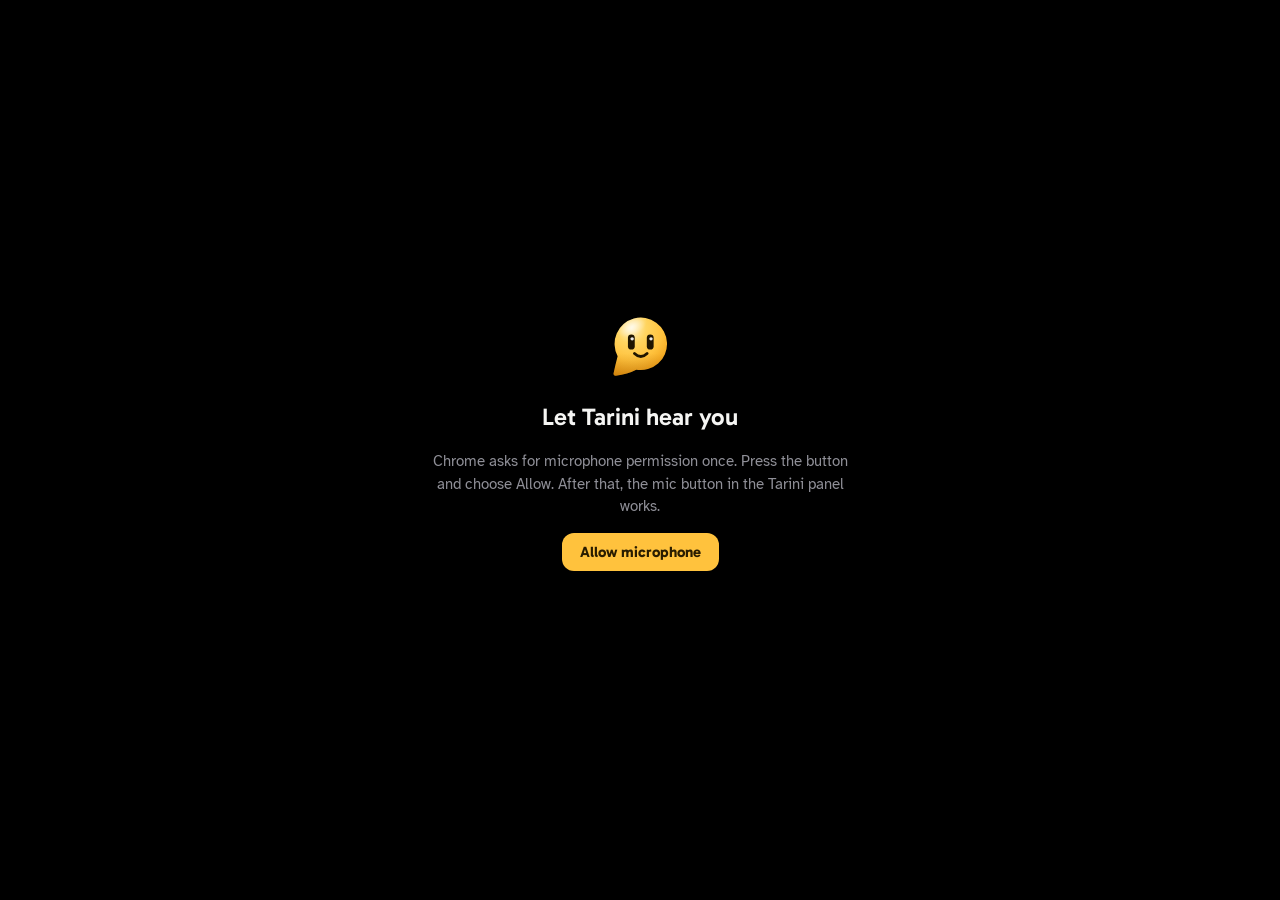
<file: mic.html>
<!DOCTYPE html>
<html lang="en"><head><meta charset="utf-8"><title>Tarini - allow microphone</title><link rel="stylesheet" href="sidepanel.css"></head>
<body style="align-items:center;justify-content:center;padding:24px">
<div style="max-width:420px;text-align:center">
<span class="orb-mini" style="width:64px;height:64px;display:inline-block" aria-hidden="true"></span>
<h1 style="margin:14px 0 8px;font-size:24px">Let Tarini hear you</h1>
<p style="color:var(--muted)">Chrome asks for microphone permission once. Press the button and choose Allow. After that, the mic button in the Tarini panel works.</p>
<button class="pbtn" id="allow">Allow microphone</button>
<p id="out" role="status" style="margin-top:14px"></p>
</div>
<script src="mic.js"></script>
</body></html>
</file>
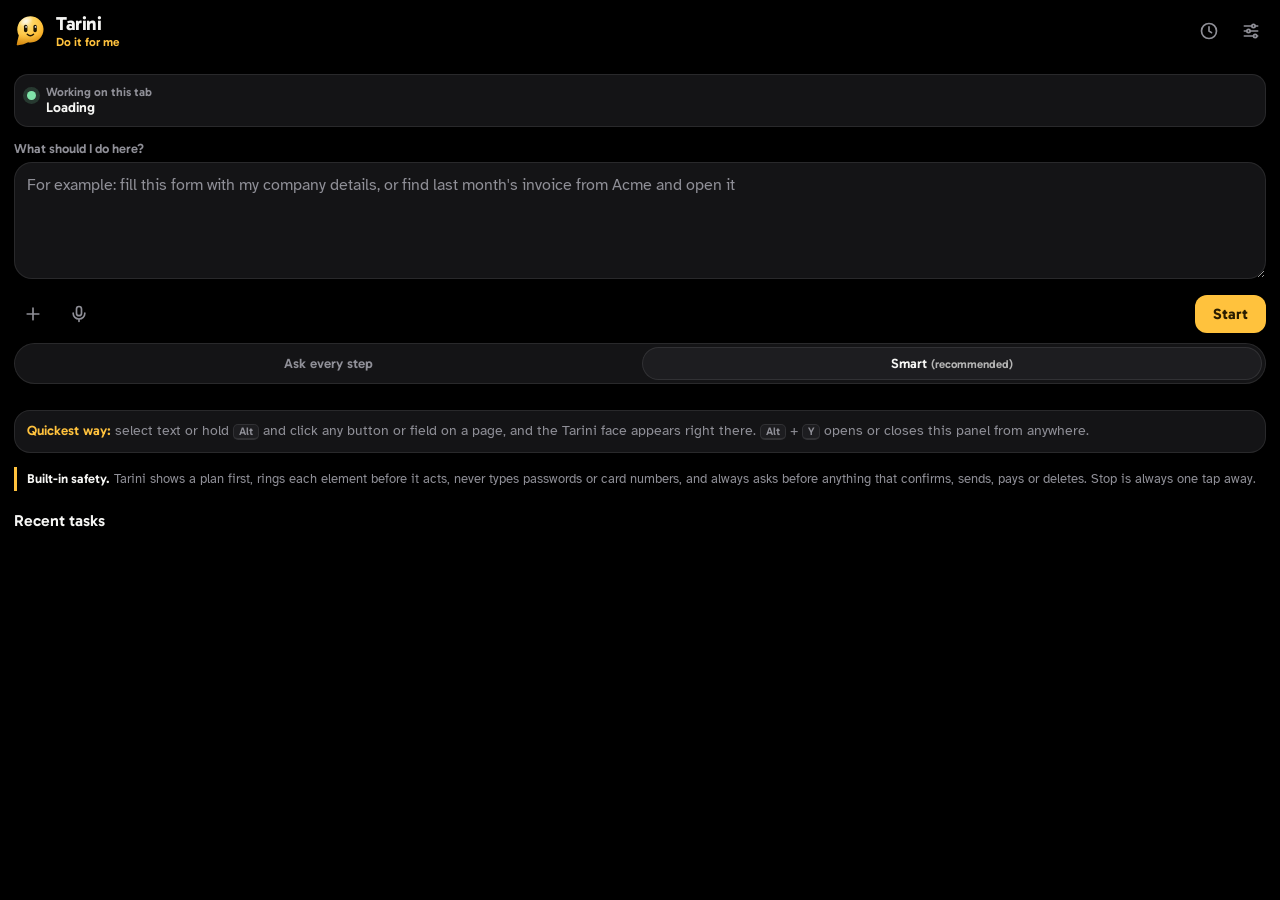
<file: sidepanel.html>
<!DOCTYPE html>
<html lang="en" data-theme="dark">
<head>
<meta charset="utf-8">
<meta name="viewport" content="width=device-width, initial-scale=1">
<title>Tarini - Do it for me</title>
<link rel="stylesheet" href="sidepanel.css">
</head>
<body>
<header class="top">
  <div class="brand"><span class="orb-mini" aria-hidden="true"></span><div><h1>Tarini</h1><p>Do it for me</p></div></div>
  <button class="icon-btn embed-only" id="pushBtn" aria-pressed="true" aria-label="Push the page aside while Tarini is open" title="Push the page aside (on) or float over it (off)"><svg class="i" viewBox="0 0 24 24"><rect x="3" y="4" width="18" height="16" rx="2"/><path d="M15 4v16"/></svg></button>
  <button class="icon-btn embed-only" id="closeBtn" aria-label="Close Tarini" title="Close (Esc)"><svg class="i" viewBox="0 0 24 24"><path d="M6 6l12 12M18 6L6 18"/></svg></button>
  <button class="icon-btn" id="historyBtn" aria-label="Recent tasks" title="Recent tasks"><svg class="i" viewBox="0 0 24 24"><circle cx="12" cy="12" r="9"/><path d="M12 7v5l3 2"/></svg></button>
  <button class="icon-btn" id="settingsBtn" aria-label="Settings" title="Settings"><svg class="i" viewBox="0 0 24 24"><path d="M4 6h9M17 6h3M4 12h3M11 12h9M4 18h11M19 18h1"/><circle cx="15" cy="6" r="2"/><circle cx="9" cy="12" r="2"/><circle cx="17" cy="18" r="2"/></svg></button>
</header>

<main>
  <!-- Compose -->
  <section id="composeView" class="view">
    <div class="site" id="siteBox"><span class="site-dot"></span><div><span class="site-lbl">Working on this tab</span><b id="siteTitle">Loading</b><span id="siteUrl"></span></div></div>
    <label class="lbl" for="taskInput">What should I do here?</label>
    <textarea id="taskInput" rows="4" placeholder="For example: fill this form with my company details, or find last month's invoice from Acme and open it"></textarea>
    <button class="chip pdfchip" id="pdfTabsBtn" hidden>Add open PDFs</button>
    <div class="att-row" id="attRow" hidden></div>
    <input type="file" id="fileInput" multiple hidden accept="application/pdf,image/*,.txt,.csv,.tsv,.md,.json,.xml,.html">
    <div class="row">
      <button class="icon-btn" id="attachBtn" aria-label="Add a file: PDF, image, text or CSV" title="Add a file to compare or use (PDF, image, text, CSV)"><svg class="i" viewBox="0 0 24 24"><path d="M12 5v14M5 12h14"/></svg></button>
      <button class="icon-btn mic" id="micBtn" aria-label="Speak the task" title="Speak the task" aria-pressed="false"><svg class="i" viewBox="0 0 24 24"><rect x="9" y="3" width="6" height="11" rx="3"/><path d="M5 11a7 7 0 0 0 14 0M12 18v3"/></svg></button>
      <span class="mic-cap" id="micCap"></span>
      <button class="pbtn" id="startBtn">Start</button>
    </div>
    <div class="seg" role="radiogroup" aria-label="When should Tarini ask you">
      <button role="radio" data-mode="every" aria-checked="false">Ask every step</button>
      <button role="radio" data-mode="risky" aria-checked="true">Smart <small>(recommended)</small></button>
    </div>
    <p class="hint" id="modeHint"></p>
    <div class="chips" id="chips"></div>
    <div class="tipbox"><b>Quickest way:</b> select text or hold <kbd>Alt</kbd> and click any button or field on a page, and the Tarini face appears right there. <kbd>Alt</kbd> + <kbd>Y</kbd> opens or closes this panel from anywhere.</div>
    <div class="safe"><b>Built-in safety.</b> Tarini shows a plan first, rings each element before it acts, never types passwords or card numbers, and always asks before anything that confirms, sends, pays or deletes. Stop is always one tap away.</div>
    <h2 class="sub">Recent tasks</h2>
    <div id="recent" class="recent"></div>
  </section>

  <!-- Running -->
  <section id="runView" class="view" hidden>
    <div class="taskhead"><span class="lbl">Task</span><p id="runTask"></p></div>
    <div id="feed" class="feed" aria-live="polite"></div>
  </section>

  <!-- Settings -->
  <section id="settingsView" class="view" hidden>
    <h2 class="vtitle">Settings</h2>
    <span class="fld">Appearance</span>
    <div class="seg" role="radiogroup" aria-label="Appearance" id="themeSeg">
      <button role="radio" data-theme="dark" aria-checked="true">Dark mode</button>
      <button role="radio" data-theme="light" aria-checked="false">Light mode</button>
    </div>
    <label class="fld">Your name<input id="sName" maxlength="24"></label>
    <label class="fld">Tarini passkey<input id="sKey" type="password" autocomplete="off" spellcheck="false" placeholder="Paste your passkey"></label>
    <p class="hint">Your passkey is what lets Tarini think. <a href="https://console.anthropic.com/settings/keys" target="_blank" rel="noopener noreferrer">Get your passkey here</a>. It is stored only in this browser.</p>
    <label class="fld">Model<input id="sModel" list="models" spellcheck="false"></label>
    <p class="hint">claude-haiku-5-5 is the cheapest and the default. claude-sonnet-5-5 is smarter but costs about 20 times more.</p>
    <p class="hint" id="usageLine"></p>
    <datalist id="models"><option value="claude-sonnet-5-5"><option value="claude-opus-5-5"><option value="claude-haiku-5-5"></datalist>
    <label class="fld">Most steps per task<input id="sMax" type="number" min="5" max="60"></label>
    <label class="tog"><input type="checkbox" id="sLogs"> Save a log of every task to Downloads/Tarini Library</label>
    <label class="tog"><input type="checkbox" id="sShots"> Include a screenshot of each step in the log</label>
    <label class="tog"><input type="checkbox" id="sVoice"> Speak answers out loud</label>
    <label class="tog"><input type="checkbox" id="sLauncher"> Show the Tarini tab on the right edge of web pages</label>
    <div class="row wrap" style="margin:-4px 0 6px 27px"><button class="sbtn" id="showAllSites">Show the tab on every site again</button></div>
    <label class="tog"><input type="checkbox" id="sBubble"> Show the Tarini face on web pages when I select text or Alt+click</label>
    <label class="tog"><input type="checkbox" id="sWeb"> Search the web when an answer needs fresh facts</label>
    <div class="row wrap">
      <button class="sbtn" id="testBtn">Test connection</button><span id="testOut" role="status"></span>
    </div>
    <div class="row wrap"><button class="sbtn" id="micPermBtn">Allow microphone</button></div>
    <div class="row end"><button class="sbtn" id="cancelSettings">Cancel</button><button class="pbtn" id="saveSettings">Save</button></div>
  </section>

  <!-- History -->
  <section id="historyView" class="view" hidden>
    <h2 class="vtitle">Recent tasks</h2>
    <div id="historyList" class="recent"></div>
    <div class="row end"><button class="sbtn" id="closeHistory">Back</button></div>
  </section>
</main>

<footer class="bar" id="runBar" hidden>
  <span id="stepCount">Starting</span>
  <button class="danger" id="stopBtn">Stop</button>
</footer>

<div class="toast" id="toast" role="status" aria-live="polite"></div>
<script src="sidepanel.js"></script>
</body>
</html>
</file>
<file: sidepanel.css>
@font-face{font-family:'Gabarito';font-weight:600;src:url(gabarito-latin-600-normal.woff2) format('woff2')}
@font-face{font-family:'Gabarito';font-weight:700;src:url(gabarito-latin-700-normal.woff2) format('woff2')}
@font-face{font-family:'Atkinson Hyperlegible';font-weight:400;src:url(atkinson-hyperlegible-latin-400-normal.woff2) format('woff2')}
@font-face{font-family:'Atkinson Hyperlegible';font-weight:700;src:url(atkinson-hyperlegible-latin-700-normal.woff2) format('woff2')}
:root{
  --font-d:'Gabarito','Avenir Next','Segoe UI',system-ui,sans-serif;
  --font-b:'Atkinson Hyperlegible',system-ui,-apple-system,'Segoe UI',Roboto,sans-serif;
  --bg:#000000;--surface:#141416;--surface2:#1D1D20;--line:rgba(255,255,255,.09);--text:#F5F5F3;--muted:#8F8F97;
  --sun:#FFC23D;--sun-ink:#2A1D00;--sky:#6CD2FF;--coral:#FF8F7E;--leaf:#7FE3A8;
  color-scheme:dark;
}
html[data-theme=light]{--bg:#FFFFFF;--surface:#F4F4F3;--surface2:#EAEAE8;--line:rgba(0,0,0,.09);--text:#0A0A0B;--muted:#67676F;--sky:#1C8FC9;--coral:#D9493A;--leaf:#1E9E5A;color-scheme:light}
*{box-sizing:border-box}
html,body{margin:0;height:100%}
body{font:400 15px/1.5 var(--font-b);background:var(--bg);color:var(--text);display:flex;flex-direction:column;-webkit-font-smoothing:antialiased}
button,input,textarea{font:inherit;color:inherit}
button{cursor:pointer}
:focus-visible{outline:3px solid var(--sky);outline-offset:2px}
[hidden]{display:none!important}
h1,h2{font-family:var(--font-d);font-weight:600;margin:0}

.top{display:flex;align-items:center;gap:4px;padding:12px 10px 10px 14px;border-bottom:1px solid var(--line);position:sticky;top:0;background:var(--bg);z-index:5}
.brand{display:flex;gap:10px;align-items:center;margin-right:auto}
.brand h1{font-size:19px;line-height:1}
.brand p{margin:2px 0 0;font:500 12px var(--font-d);color:var(--sun)}
.orb-mini{width:32px;height:32px;background:url([data-uri]) center/contain no-repeat;position:relative;flex:none}
.orb-mini::before,.orb-mini::after{display:none}
.orb-mini.busy{animation:thinkbob 1.1s ease-in-out infinite}
@keyframes thinkbob{0%,100%{transform:translateY(0) rotate(0)}50%{transform:translateY(-2px) rotate(-6deg)}}
@keyframes look{0%,100%{transform:translateX(-2px)}50%{transform:translateX(2px)}}

.icon-btn{width:38px;height:38px;display:grid;place-items:center;border-radius:11px;border:1px solid transparent;background:transparent;color:var(--muted);flex:none}
.icon-btn:hover{background:var(--surface2);color:var(--text)}
.icon-btn[aria-pressed=true]{background:var(--coral);color:#3A0D06}
svg.i{width:20px;height:20px;fill:none;stroke:currentColor;stroke-width:2;stroke-linecap:round;stroke-linejoin:round}

main{flex:1;overflow-y:auto}
.view{padding:14px}
.site{display:flex;gap:10px;align-items:flex-start;background:var(--surface);border:1px solid var(--line);border-radius:14px;padding:10px 12px;margin-bottom:14px}
.site-dot{width:9px;height:9px;border-radius:50%;background:var(--leaf);margin-top:6px;flex:none;box-shadow:0 0 0 4px rgba(127,227,168,.18)}
.site.blocked .site-dot{background:var(--coral);box-shadow:0 0 0 4px rgba(255,143,126,.18)}
.site div{min-width:0;display:flex;flex-direction:column}
.site-lbl{font:500 12px var(--font-d);color:var(--muted)}
.site b{font:600 14px var(--font-d);white-space:nowrap;overflow:hidden;text-overflow:ellipsis}
.site #siteUrl{font-size:12px;color:var(--muted);white-space:nowrap;overflow:hidden;text-overflow:ellipsis}
.lbl{display:block;font:500 13px var(--font-d);color:var(--muted);margin:0 0 6px}
textarea{width:100%;resize:vertical;min-height:84px;padding:11px 12px;border-radius:13px;border:1px solid var(--line);background:var(--surface);font:15px/1.45 var(--font-b);color:var(--text)}
textarea::placeholder{color:var(--muted)}
.row{display:flex;gap:8px;align-items:center;margin:10px 0}
.row.wrap{flex-wrap:wrap}
.row.end{justify-content:flex-end;margin-top:16px}
.mic-cap{flex:1;font:500 13px var(--font-d);color:var(--muted);min-width:0;overflow:hidden;text-overflow:ellipsis;white-space:nowrap}
.pbtn{border:0;background:var(--sun);color:var(--sun-ink);border-radius:12px;padding:10px 18px;font:600 15px/1.2 var(--font-d)}
.pbtn:disabled{opacity:.5;cursor:not-allowed}
.sbtn{border:1px solid var(--line);background:var(--surface2);border-radius:12px;padding:9px 13px;font:500 14px/1.2 var(--font-d)}
.sbtn:hover:not(:disabled){border-color:var(--muted)}
.danger{border:1px solid var(--coral);background:transparent;color:var(--coral);border-radius:12px;padding:9px 16px;font:600 14px var(--font-d)}
.danger.solid{background:var(--coral);color:#3A0D06}
.seg{display:grid;grid-template-columns:1fr 1fr;background:var(--surface);border:1px solid var(--line);border-radius:13px;padding:3px;gap:3px}
.seg button{border:0;background:transparent;border-radius:10px;padding:8px 6px;font:500 13.5px var(--font-d);color:var(--muted)}
.seg button[aria-checked=true]{background:var(--surface2);color:var(--text);box-shadow:inset 0 0 0 1px var(--line)}
.hint{font-size:13px;color:var(--muted);margin:7px 2px 12px}
.chips{display:flex;flex-wrap:wrap;gap:7px;margin-bottom:14px}
.chip{border:1px dashed var(--line);background:none;border-radius:999px;padding:7px 12px;font:500 13.5px/1.25 var(--font-d);text-align:left}
.chip:hover{border-style:solid;border-color:var(--sun)}
.tipbox{font-size:13.5px;background:var(--surface);border:1px solid var(--line);border-radius:12px;padding:10px 12px;margin:0 0 14px;color:var(--muted)}
.tipbox b{color:var(--sun);font-family:var(--font-d);font-weight:600}
.safe{font-size:13px;color:var(--muted);border-left:3px solid var(--sun);padding:2px 0 2px 10px;margin:4px 0 18px}
.safe b{color:var(--text);font-family:var(--font-d);font-weight:600}
.sub,.vtitle{font-size:16px;margin:0 0 10px}
.vtitle{font-size:20px;margin-bottom:6px}
.recent{display:flex;flex-direction:column;gap:7px}
.task-item{border:1px solid var(--line);background:var(--surface);border-radius:12px;padding:9px 12px;text-align:left;width:100%}
.task-item b{display:block;font:600 14px var(--font-d)}
.task-item span{font-size:12.5px;color:var(--muted)}
.task-item .st{float:right;font:600 11.5px var(--font-d);border-radius:99px;padding:1px 8px;margin-left:8px}
.st.done{background:rgba(127,227,168,.15);color:var(--leaf)}
.st.stopped{background:rgba(255,143,126,.15);color:var(--coral)}
.empty-note{font-size:13px;color:var(--muted)}

/* settings */
.swatches{display:flex;flex-wrap:wrap;gap:8px;margin:6px 0 4px}
.swatch{display:flex;flex-direction:column;align-items:center;gap:5px;border:2px solid var(--line);background:var(--surface);border-radius:12px;padding:6px 8px;font:500 12px var(--font-d);color:var(--text)}
.swatch[aria-checked=true]{border-color:var(--sun)}
.swatch i{display:block;width:44px;height:26px;border-radius:7px;border:1px solid rgba(255,255,255,.12)}
.fld{display:block;font:500 13px var(--font-d);color:var(--muted);margin:12px 0 4px}
.fld input{display:block;width:100%;margin-top:5px;padding:10px 12px;border-radius:11px;border:1px solid var(--line);background:var(--surface);font:15px var(--font-b);color:var(--text)}
.tog{display:flex;gap:9px;align-items:flex-start;font-size:14px;margin:12px 0;cursor:pointer}
.tog input{width:18px;height:18px;margin-top:2px;accent-color:var(--sun);flex:none}
.ok{color:var(--leaf);font:500 13px var(--font-d)}
.bad{color:var(--coral);font:500 13px var(--font-d)}

/* running */
.taskhead{background:var(--surface);border:1px solid var(--line);border-radius:14px;padding:10px 12px;margin-bottom:12px}
.taskhead p{margin:0;font:500 15px var(--font-d)}
.feed{display:flex;flex-direction:column;gap:10px;padding-bottom:12px}
.note{font-size:14px;color:var(--muted);padding:0 2px}
.note::before{content:"Tarini: ";font:600 13px var(--font-d);color:var(--sun)}
.card{background:var(--surface);border:1px solid var(--line);border-radius:14px;padding:12px;animation:in .25s ease-out both}
@keyframes in{from{opacity:0;transform:translateY(6px)}to{opacity:1;transform:none}}
.card.wait{border-color:var(--sun);box-shadow:0 0 0 3px rgba(255,194,75,.12)}
.card h3{font:600 15px var(--font-d);margin:0 0 6px;display:flex;align-items:center;gap:8px}
.card .k{font:600 11.5px var(--font-d);color:var(--muted);text-transform:uppercase;letter-spacing:.5px}
.card ol{margin:4px 0 8px;padding-left:20px}
.card ol li{margin:3px 0}
.card ol li::marker{font-family:var(--font-d);font-weight:600;color:var(--sun)}
.what{font:600 15px var(--font-d);margin:2px 0 4px}
.why{font-size:13.5px;color:var(--muted);margin:0 0 8px}
.risk{font:600 11.5px var(--font-d);border-radius:99px;padding:2px 9px;margin-left:auto}
.risk.low{background:rgba(108,210,255,.14);color:var(--sky)}
.risk.high{background:rgba(255,143,126,.18);color:var(--coral)}
.acts{display:flex;gap:7px;flex-wrap:wrap;margin-top:8px}
.acts .pbtn{padding:9px 16px}
.result{font:500 13px var(--font-d);margin-top:8px;display:flex;gap:6px;align-items:center}
.result.ok::before{content:"";width:8px;height:8px;border-radius:50%;background:var(--leaf)}
.result.skip{color:var(--muted)}
.result.fail{color:var(--coral)}
.card textarea,.card input.ans{width:100%;margin-top:8px;min-height:0;padding:9px 11px;border-radius:11px;border:1px solid var(--line);background:var(--surface2);font:14.5px var(--font-b);color:var(--text)}
.card.finish{border-color:var(--leaf)}
.card.finish.fail{border-color:var(--coral)}
.card.err{border-color:var(--coral);color:var(--coral)}
.saved{font-size:12.5px;color:var(--muted);margin-top:6px;word-break:break-word}
.thinking{display:flex;gap:5px;padding:4px 2px}
.thinking span{width:8px;height:8px;border-radius:50%;background:var(--sun);animation:bob 1s ease-in-out infinite}
.thinking span:nth-child(2){animation-delay:.15s}.thinking span:nth-child(3){animation-delay:.3s}
@keyframes bob{0%,100%{transform:translateY(0);opacity:.5}50%{transform:translateY(-5px);opacity:1}}
.keys{font-size:12px;color:var(--muted);margin-top:6px}
kbd{font:600 11px var(--font-d);border:1px solid var(--line);border-bottom-width:2px;border-radius:5px;padding:0 5px;background:var(--surface2)}

.bar{display:flex;align-items:center;gap:10px;padding:10px 14px;border-top:1px solid var(--line);background:var(--bg)}
.bar span{flex:1;font:500 13px var(--font-d);color:var(--muted)}
.toast{position:fixed;left:50%;bottom:70px;transform:translate(-50%,16px);opacity:0;background:var(--text);color:var(--bg);padding:9px 14px;border-radius:12px;font:500 13.5px var(--font-d);max-width:92vw;text-align:center;transition:opacity .2s,transform .2s;pointer-events:none;z-index:20}
.toast.show{opacity:1;transform:translate(-50%,0)}
@media (prefers-reduced-motion:reduce){*,*::before,*::after{animation:none!important;transition:none!important}}

/* v3 polish */
h1,h2,.card h3,.what,.pbtn,.sbtn,.danger,.seg button,.chip,.lbl,.site b{font-family:var(--font-d)}
.top{border-bottom:0}
.brand h1{font-weight:700;letter-spacing:-.02em}
textarea{border-radius:18px;background:var(--surface);font-size:16px}
.pbtn{font-weight:700}
.card{border-radius:18px}
.card.wait{border-color:var(--sun);box-shadow:0 0 0 4px rgba(255,194,61,.12)}
.seg{border-radius:999px}.seg button{border-radius:999px;font-weight:600}
.chip{font-weight:600}
.tipbox{border-radius:16px}
.bar{border-top:0}

/* in-page dock */
.embed-only{display:none}
html.embed .embed-only{display:grid}
html.embed .icon-btn[aria-pressed=true]#pushBtn{color:var(--sun)}
html.embed #pushBtn[aria-pressed=true]{background:transparent}
html.embed body{min-width:0}
html.embed .top{padding-left:16px}

/* v1.3: calmer feed + save countdown */
.risk.soft{background:rgba(255,194,61,.16);color:var(--sun)}
.card.mini{padding:8px 12px;border-radius:14px}
.card.mini h3,.card.mini .why,.card.mini .keys,.card.mini ol,.card.mini .k{display:none}
.card.mini .what{font-size:13.5px;margin:0;font-weight:500;color:var(--muted)}
.card.mini .result{margin-top:2px;font-size:12.5px}
.seg button small{font-weight:500;opacity:.7;font-size:11.5px}

/* v1.4: attached files */
.att-row{display:flex;flex-wrap:wrap;gap:6px;margin:8px 0 0}
.attf{display:inline-flex;align-items:center;gap:4px;max-width:100%;background:var(--surface2);border:1px solid var(--line);border-radius:999px;padding:4px 5px 4px 12px;font:500 13px var(--font-d)}
.attf span{overflow:hidden;text-overflow:ellipsis;white-space:nowrap;max-width:210px}
.attf button{border:0;background:transparent;color:var(--muted);width:24px;height:24px;border-radius:50%;font-size:16px;line-height:1}
.attf button:hover{background:var(--line);color:var(--text)}
#composeView.drop{outline:2px dashed var(--sun);outline-offset:-6px;border-radius:18px}

/* v1.5: readable summaries + what next */
.card.finish .rich{font:400 14.5px/1.55 var(--font-b,inherit);color:var(--text)}
.rich p{margin:6px 0}.rich ul{margin:6px 0 6px 18px;padding:0}.rich li{margin:3px 0}.rich b{font-weight:700}
.rich a{color:var(--sun);text-decoration:underline;text-underline-offset:2px;word-break:break-all}
.card.next{border-style:dashed}
.card.next textarea{width:100%;box-sizing:border-box;margin:8px 0 10px;border-radius:12px;border:1px solid var(--line);background:var(--surface2);color:var(--text);font:inherit;font-size:14px;padding:10px 12px;resize:vertical}
.card.next .acts{display:flex;gap:8px;flex-wrap:wrap}
.card.task{border-color:var(--line)}

.pdfchip{margin-top:8px;border:1px dashed var(--sun);color:var(--sun);background:transparent;border-radius:999px;padding:6px 12px;font:600 13px var(--font-d)}
</file>
